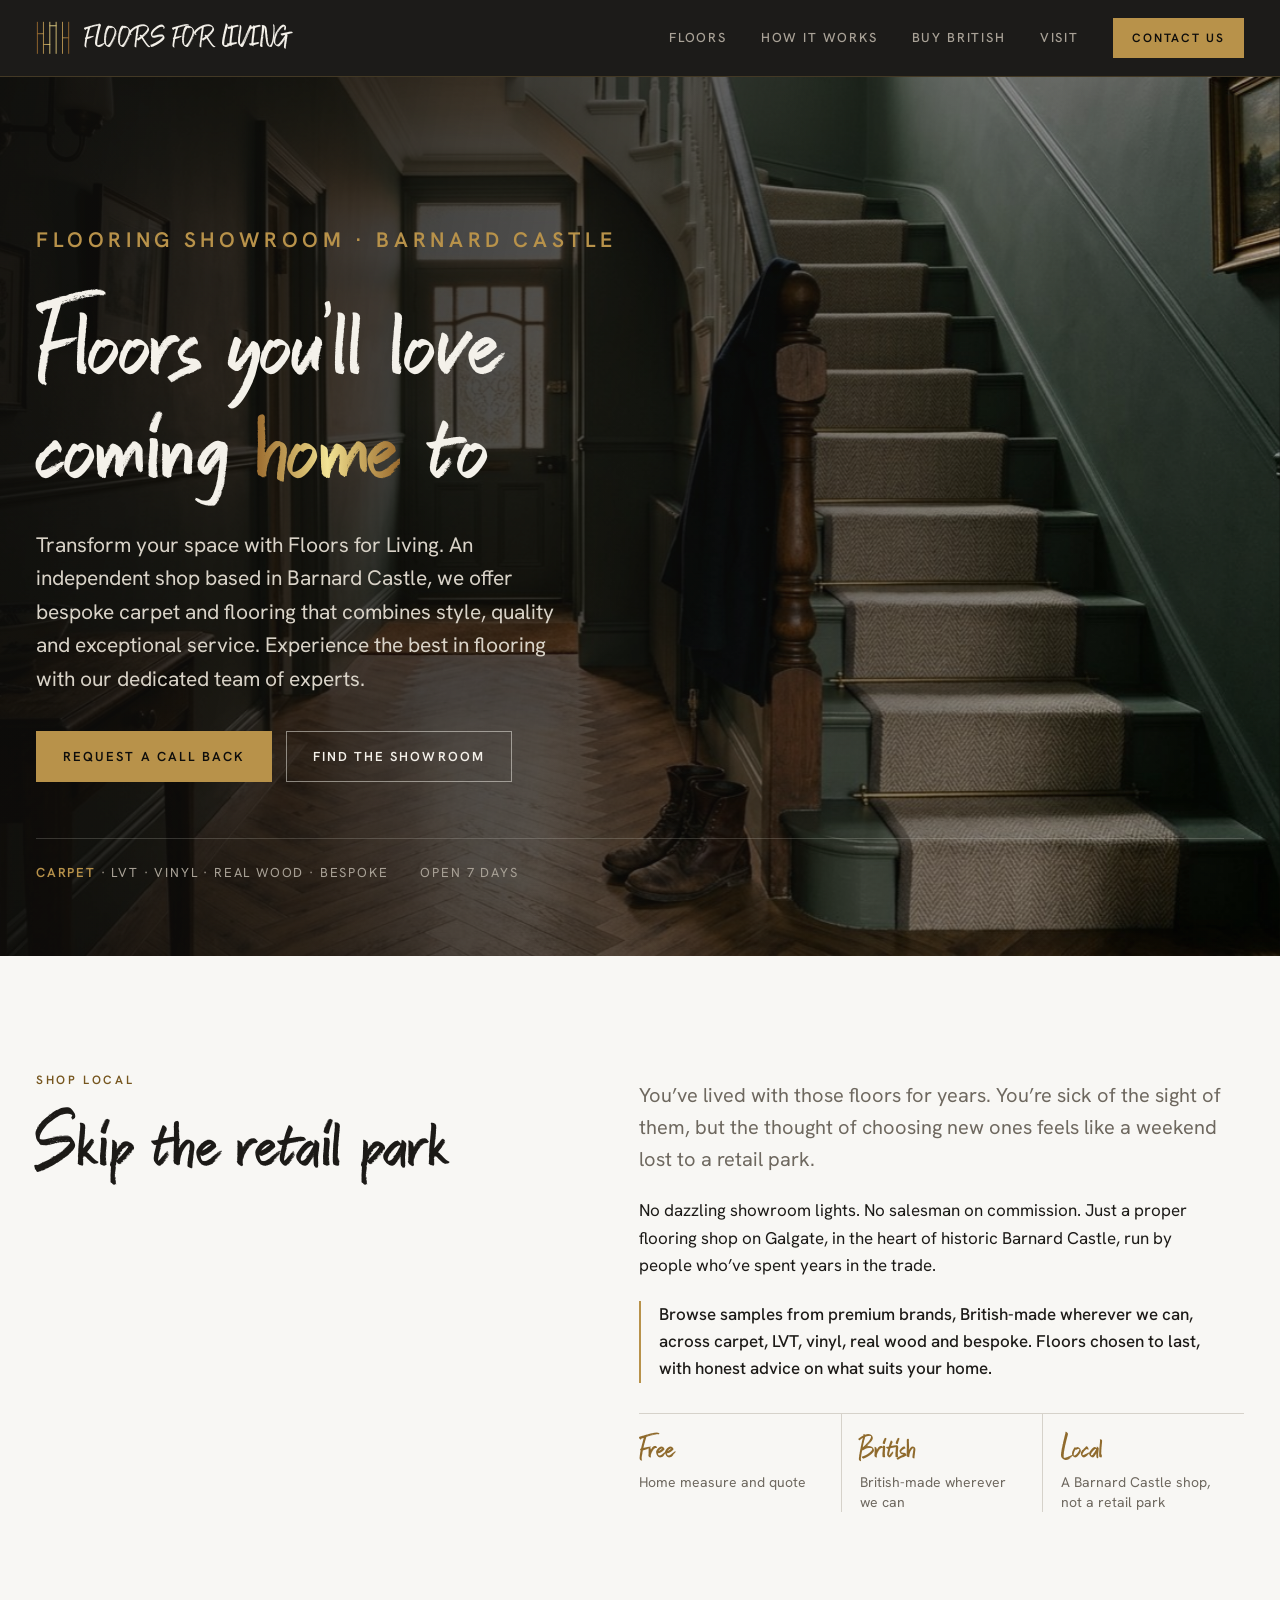
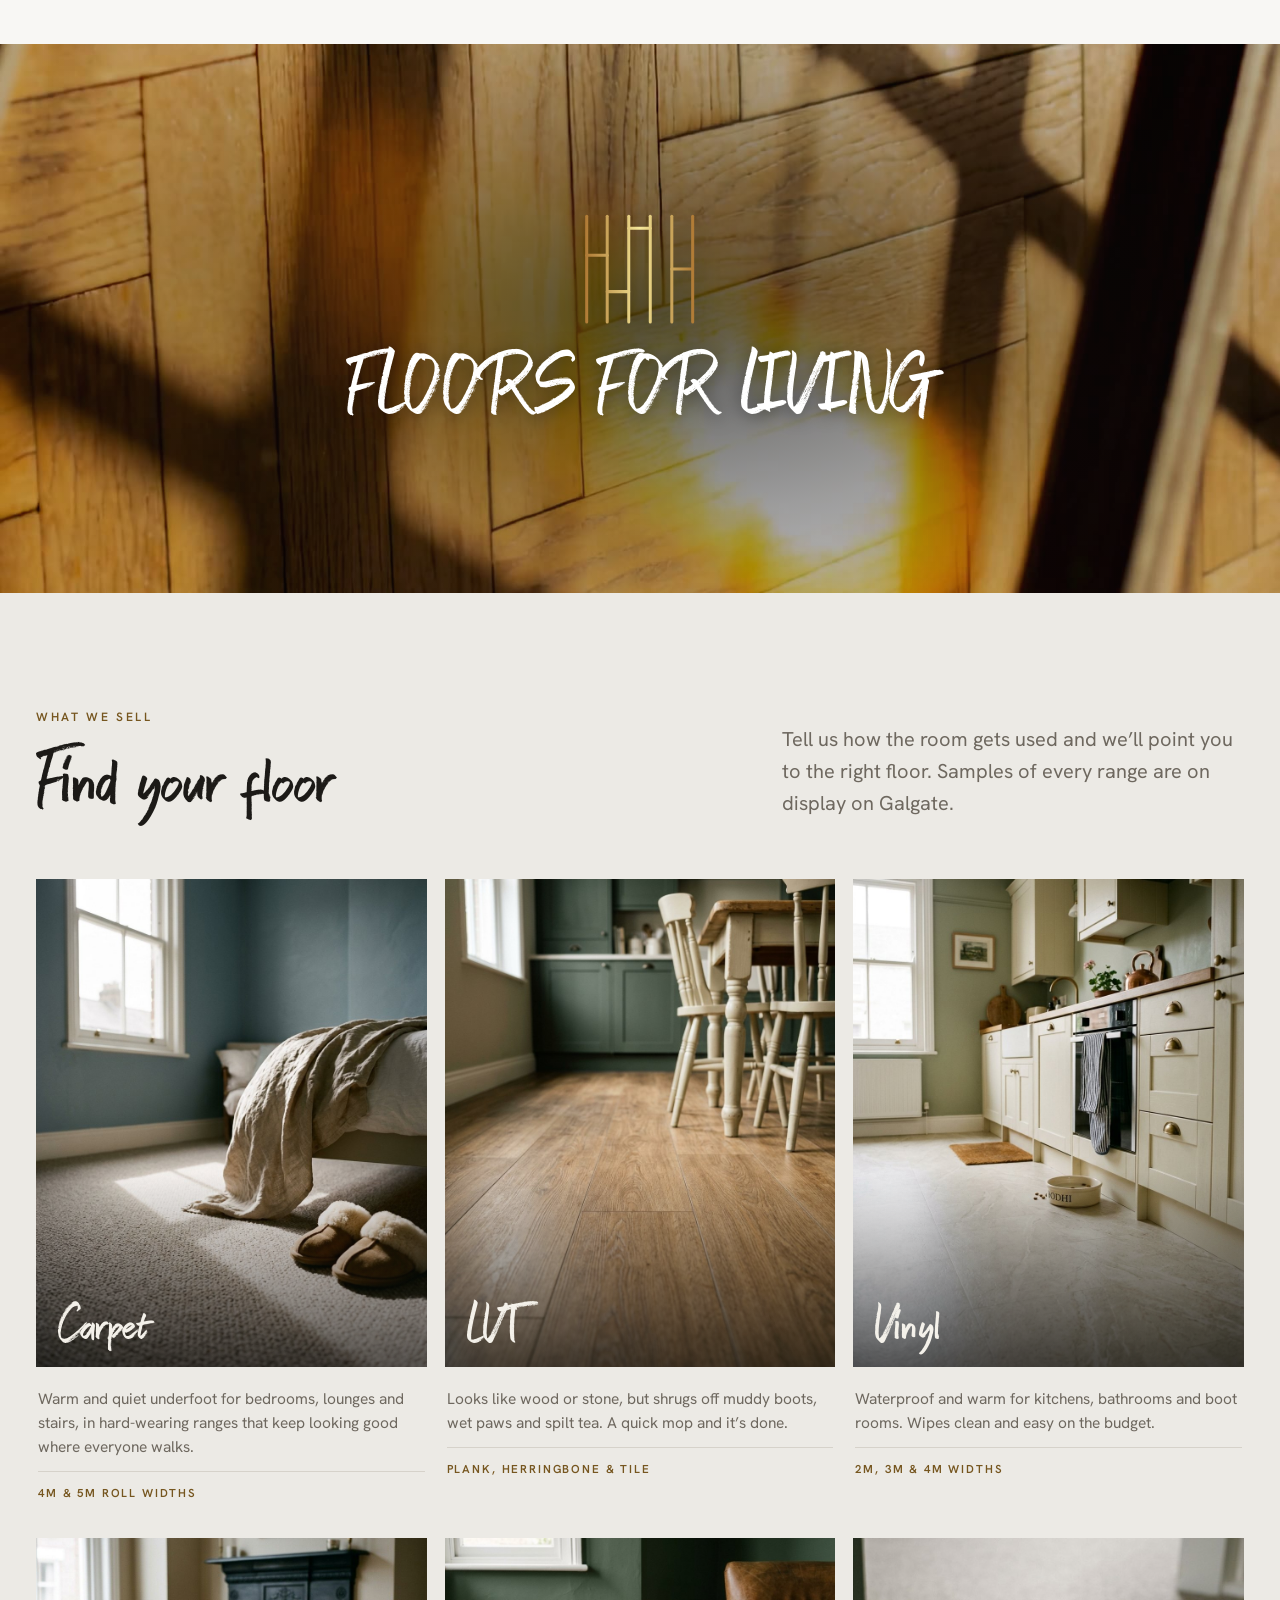
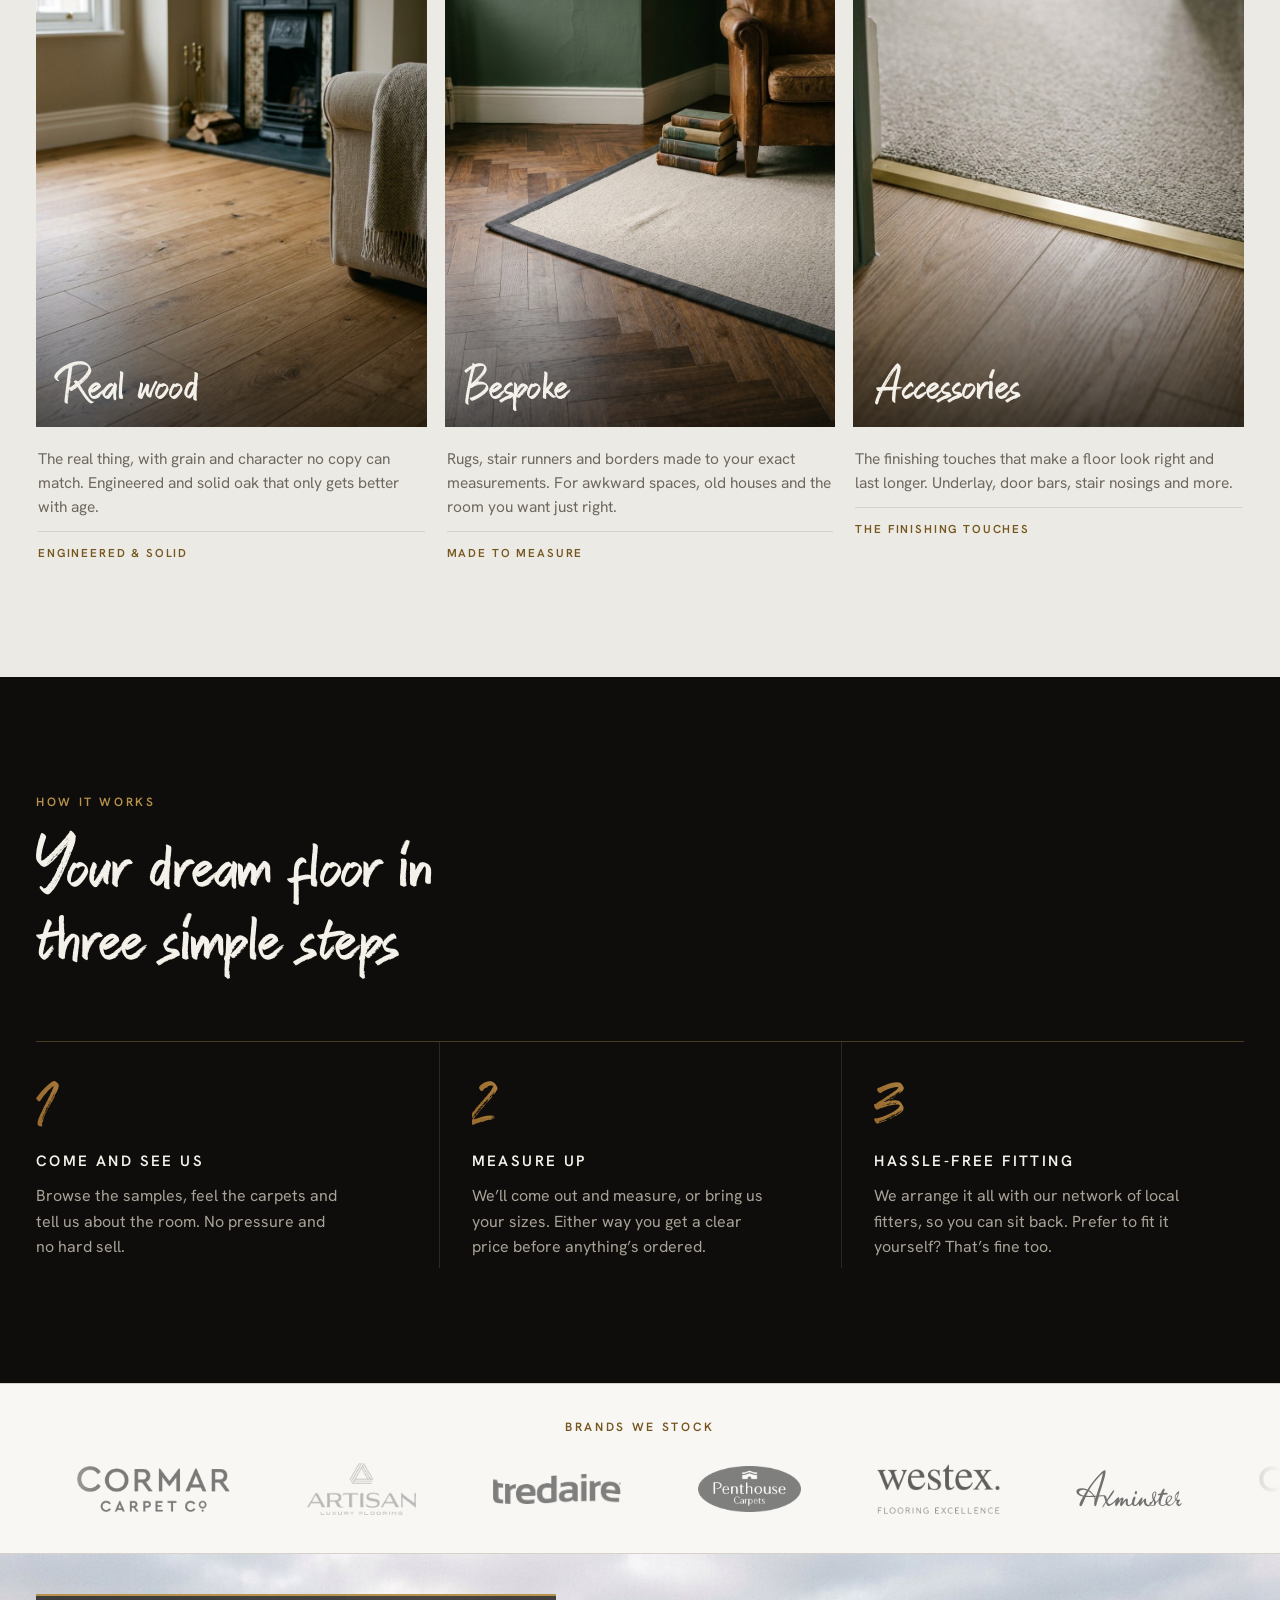
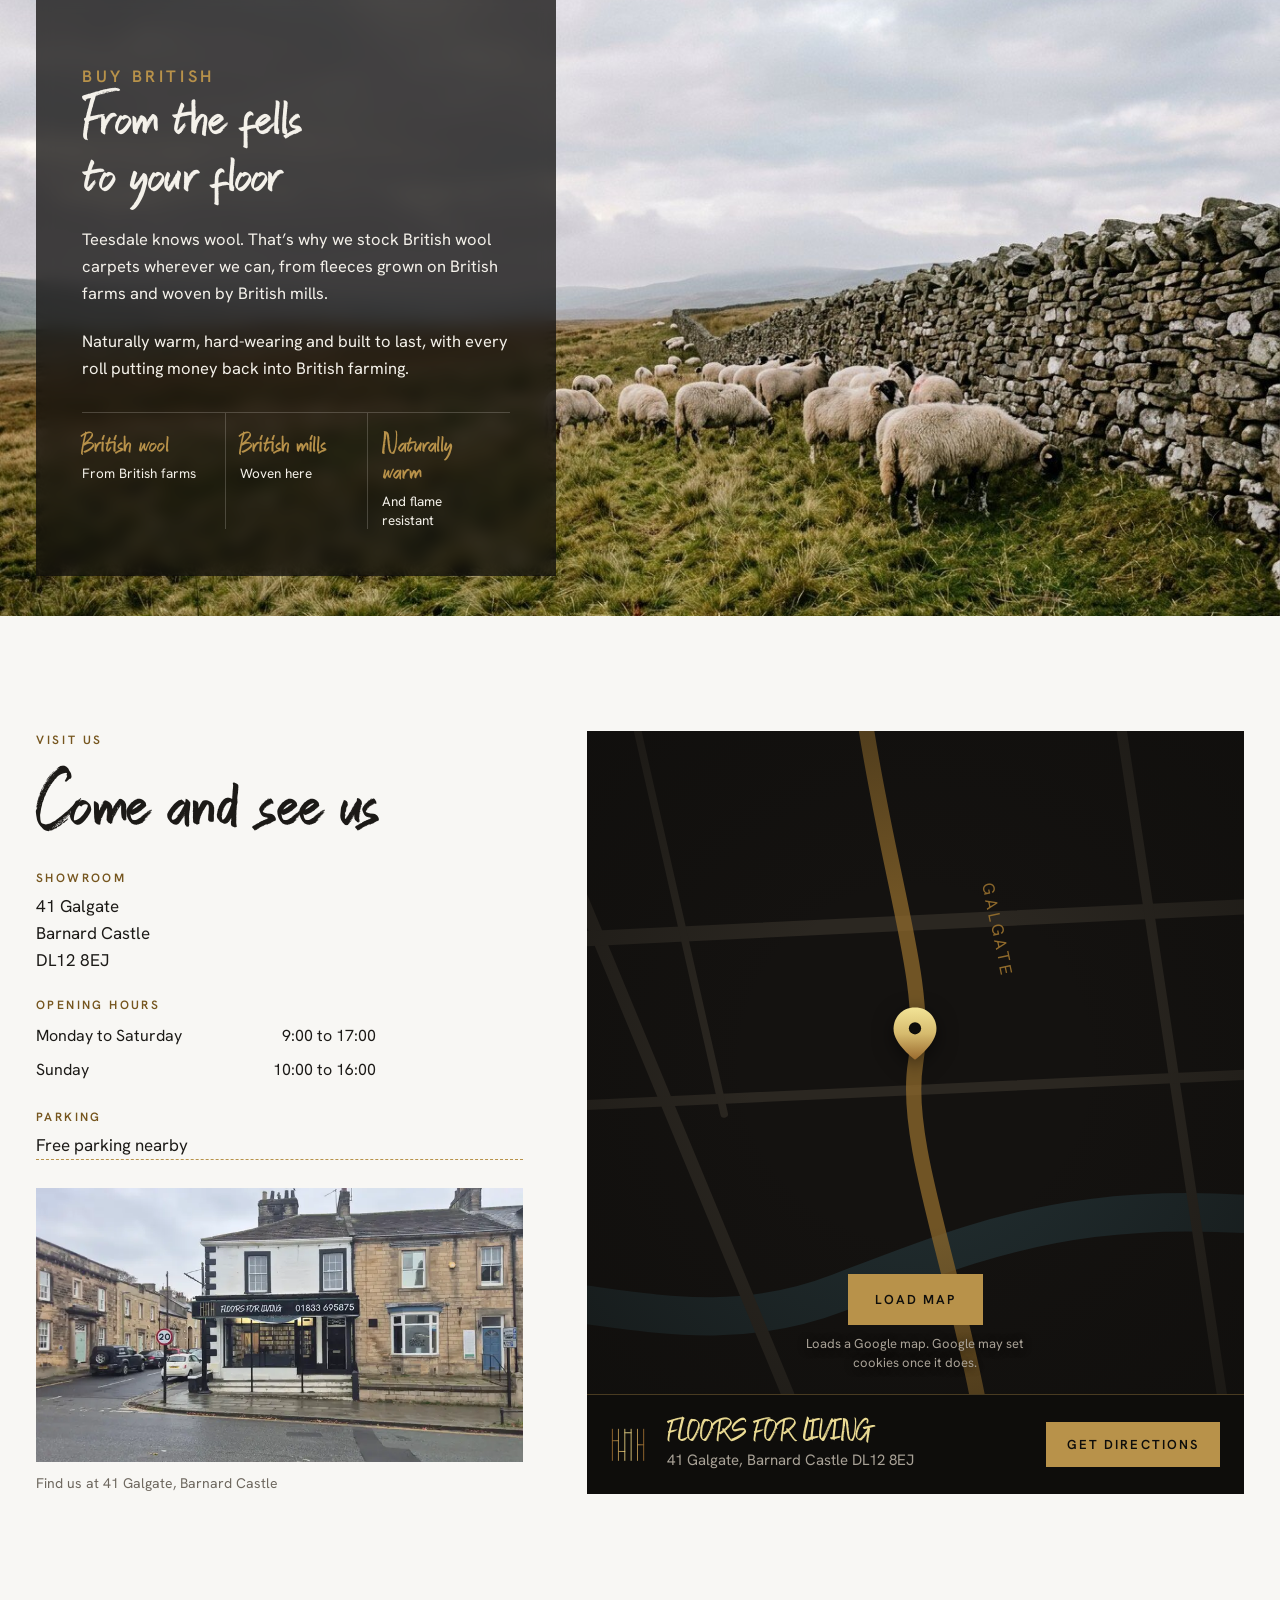
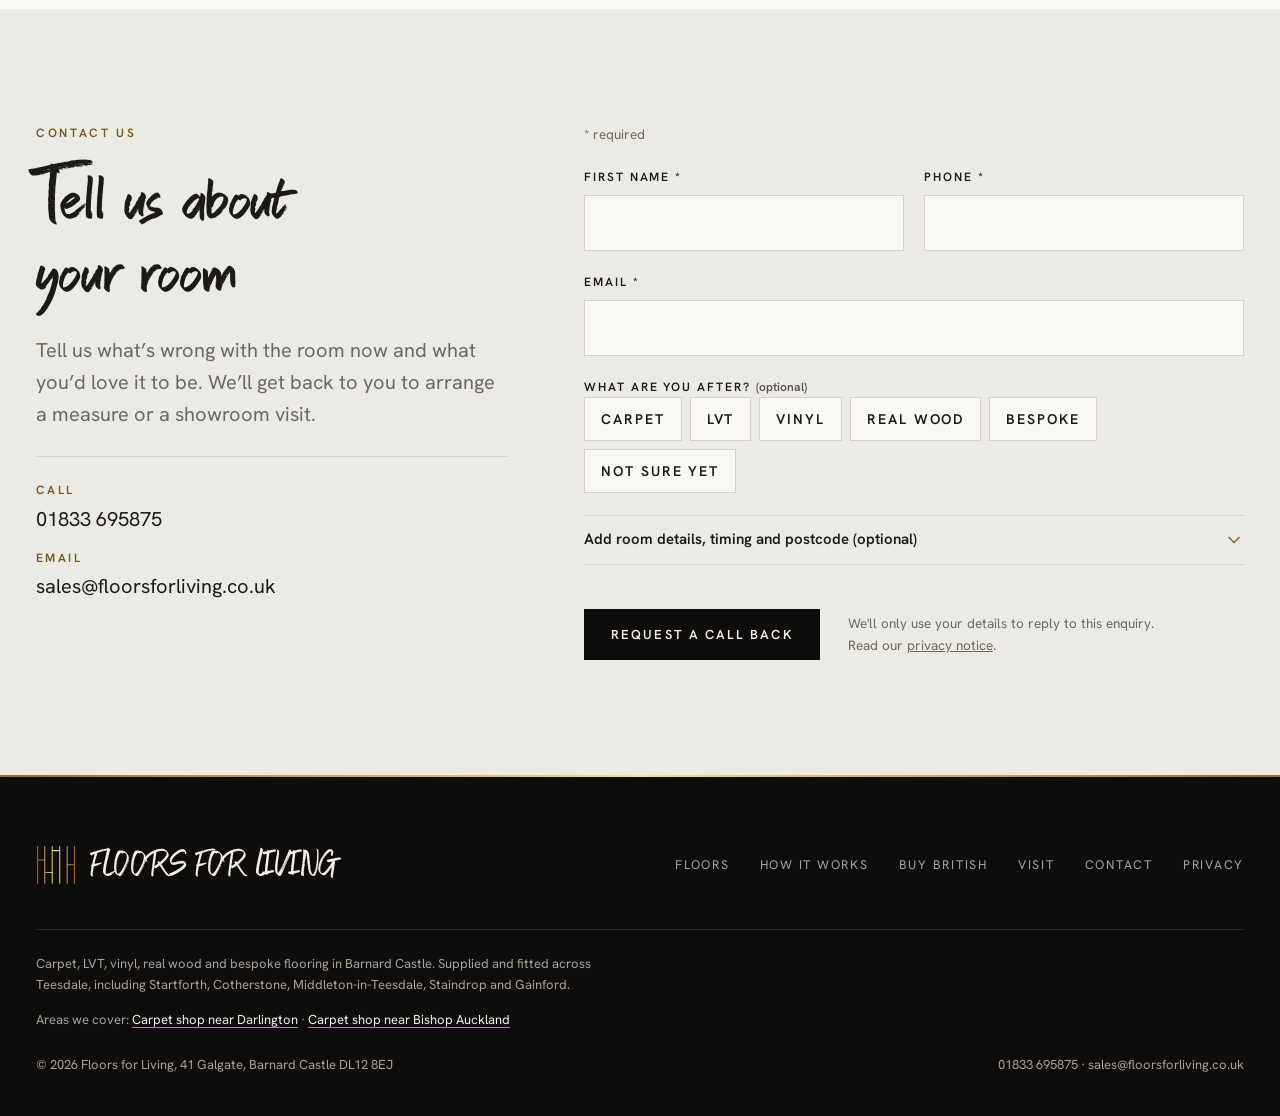
<file: index.html>
<!doctype html>
<html lang="en-GB">
<head>
<meta charset="utf-8">
<meta name="viewport" content="width=device-width, initial-scale=1, viewport-fit=cover">
<title>Floors for Living | Carpet &amp; Flooring Shop in Barnard Castle</title>
<meta name="description" content="Independent carpet and flooring shop on Galgate, Barnard Castle. Carpet, LVT, vinyl, real wood and bespoke floors, with local fitting across Teesdale.">
<link rel="canonical" href="https://floorsforliving.co.uk/">
<meta name="robots" content="index, follow">
<meta property="og:type" content="website">
<meta property="og:locale" content="en_GB">
<meta property="og:site_name" content="Floors for Living">
<meta property="og:title" content="Floors for Living | Carpet &amp; Flooring Shop in Barnard Castle">
<meta property="og:description" content="Independent carpet and flooring shop on Galgate, Barnard Castle. Carpet, LVT, vinyl, real wood and bespoke floors, with local fitting across Teesdale.">
<meta property="og:url" content="https://floorsforliving.co.uk/">
<meta property="og:image" content="https://floorsforliving.co.uk/hero.jpg">
<meta name="twitter:card" content="summary_large_image">
<meta name="theme-color" content="#0e0d0b">
<link rel="icon" type="image/svg+xml" href="data:image/svg+xml,%3Csvg xmlns='http://www.w3.org/2000/svg' viewBox='0 0 64 64'%3E%3Crect width='64' height='64' rx='10' fill='%230e0d0b'/%3E%3Cg stroke='%23d6bb6e' stroke-width='3' stroke-linecap='round' fill='none'%3E%3Cpath d='M14 10v44M23 10v44M32 10v44M41 10v44M50 10v44'/%3E%3Cpath d='M14 26h9M23 42h9M32 16h9M41 32h9'/%3E%3C/g%3E%3C/svg%3E">
<link rel="preconnect" href="https://fonts.googleapis.com">
<link rel="preconnect" href="https://fonts.gstatic.com" crossorigin>
<link rel="stylesheet" href="https://fonts.googleapis.com/css2?family=Hanken+Grotesk:wght@300;400;500;600&display=swap">
<style>
/* Layout: dark brand bands (header, hero, process, footer) alternate with pale stone content bands; one wide container, image-led tiles like a showroom wall. */
@font-face {
  font-family: "Auttera";
  src: url("[data-uri]") format("woff2");
  font-display: swap;
}
:root {
  --ink: #0e0d0b;          /* logo black */
  --ink-2: #1a1814;
  --stone: #eceae5;        /* pale band */
  --paper: #f8f7f4;
  --text: #1c1a17;
  --muted: #6e685f;
  --line: #d6d2ca;
  --gold: #b8924a;         /* mid gold from the mark */
  --gold-dark: #8f6a2c;
  --gold-text: #76561f;    /* deeper gold for small text on pale bands (WCAG AA) */
  --gold-light: #ecdc94;
  --on-dark: #f4f1ea;
  --on-dark-muted: #a9a297;
  --gold-grad: linear-gradient(90deg, #9a6a2e 0%, #d6bb6e 35%, #f2e396 50%, #d6bb6e 65%, #9a6a2e 100%);

  --f-display: "Auttera", "Segoe Script", "Brush Script MT", cursive;
  --f-body: "Hanken Grotesk", "Helvetica Neue", Arial, sans-serif;

  --wrap: 1240px;
  --gutter-l: max(16px, env(safe-area-inset-left, 0px));
  --gutter-r: max(16px, env(safe-area-inset-right, 0px));
  color-scheme: light;
}
* { box-sizing: border-box; }
html { scroll-behavior: smooth; }
@media (prefers-reduced-motion: reduce) { html { scroll-behavior: auto; } * { transition: none !important; } }
body {
  margin: 0;
  background: var(--paper);
  color: var(--text);
  font-family: var(--f-body);
  font-size: 17px;
  line-height: 1.6;
  -webkit-font-smoothing: antialiased;
}
body::before { content: ""; position: fixed; inset: 0 0 auto; height: env(safe-area-inset-top, 0px); z-index: 60; background: var(--ink); }
img { max-width: 100%; display: block; }
a { color: inherit; }
:focus-visible { outline: 2px solid var(--gold); outline-offset: 3px; }

.wrap { max-width: var(--wrap); margin: 0 auto; padding-left: var(--gutter-l); padding-right: var(--gutter-r); }
.band { padding-block: clamp(64px, 9vw, 120px); }
.band--stone { background: var(--stone); }
.band--dark { background: var(--ink); color: var(--on-dark); }

.eyebrow {
  font-size: 12px; font-weight: 600; letter-spacing: .22em; text-transform: uppercase;
  color: var(--gold-text); margin: 0 0 18px;
}
.band--dark .eyebrow, .hero .eyebrow { color: var(--gold); }
.eyebrow--split span { white-space: nowrap; }
@media (max-width: 560px) { .eyebrow--split .sep { display: none; } .eyebrow--split span:not(.sep) { display: block; } .eyebrow--split span + .sep + span { margin-top: 6px; } }
.display {
  font-family: var(--f-display); font-weight: 400;
  line-height: 1.02; letter-spacing: .005em; margin: 0; text-wrap: balance;
}
h2.display { font-size: clamp(40px, 6vw, 72px); }
.lede { font-size: clamp(18px, 1.6vw, 20px); color: var(--muted); max-width: 58ch; margin: 0; }
.band--dark .lede { color: var(--on-dark-muted); }
.tbc { border-bottom: 1px dashed var(--gold); }  /* placeholder content to confirm */

.btn {
  display: inline-flex; align-items: center; gap: 10px;
  font: 600 13px/1 var(--f-body); letter-spacing: .16em; text-transform: uppercase;
  padding: 18px 26px; text-decoration: none; border: 1px solid transparent; cursor: pointer;
  transition: background .25s, color .25s, border-color .25s;
}
.btn--gold { background: var(--gold); color: var(--ink); }
.btn--gold:hover { background: var(--gold-light); }
.btn--ghost { border-color: rgba(244,241,234,.5); color: var(--on-dark); background: transparent; }
.btn--ghost:hover { border-color: var(--gold); color: var(--gold-light); }
.btn--ink { background: var(--ink); color: var(--on-dark); }
.btn--ink:hover { background: var(--gold-dark); }
.link-arrow {
  font: 600 12px/1 var(--f-body); letter-spacing: .18em; text-transform: uppercase; text-decoration: none;
  display: inline-flex; gap: 10px; align-items: center;
}
.link-arrow::after { content: "→"; transition: transform .25s; }
.link-arrow:hover::after { transform: translateX(4px); }

/* Header */
.site-header {
  position: sticky; top: env(safe-area-inset-top, 0px); z-index: 50;
  background: rgba(14,13,11,.94); backdrop-filter: blur(8px); color: var(--on-dark);
  border-bottom: 1px solid rgba(184,146,74,.25);
}
.site-header .wrap { display: flex; align-items: center; justify-content: space-between; gap: 24px; min-height: 76px; }
.brand { display: flex; align-items: center; gap: 14px; text-decoration: none; color: var(--on-dark); }
.brand svg { width: 34px; height: 34px; flex: none; }
.brand span { font-family: var(--f-display); font-size: 25px; letter-spacing: .02em; white-space: nowrap; }
.nav { display: flex; align-items: center; gap: 34px; }
.nav a:not(.btn) { position: relative; padding-block: 6px; font-size: 13px; font-weight: 500; letter-spacing: .14em; text-transform: uppercase; text-decoration: none; color: var(--on-dark-muted); transition: color .2s; }
.nav a:not(.btn)::after { content: ""; position: absolute; left: 0; right: .14em; bottom: -2px; height: 1px; background: var(--gold); transform: scaleX(0); transform-origin: left; transition: transform .3s; }
.nav a:not(.btn):hover { color: var(--gold-light); }
.nav a.is-active { color: var(--gold-light); }
.nav a.is-active::after { transform: scaleX(1); }
section[id] { scroll-margin-top: calc(77px + env(safe-area-inset-top, 0px)); }  /* anchor jumps land below the sticky header */
.nav .btn { padding: 13px 18px; font-size: 12px; }
@media (max-width: 1040px) { .nav { gap: 22px; } .nav a:not(.btn) { font-size: 12px; letter-spacing: .1em; } .nav a:not(.btn)::after { right: .1em; } }

/* Menu button and full-screen menu (under 860px) */
.menu-btn { display: none; width: 44px; height: 44px; margin-right: -10px; padding: 0; border: 0; background: none; cursor: pointer; position: relative; }
.menu-btn span { position: absolute; left: 10px; right: 10px; height: 1.5px; background: var(--gold); transition: transform .3s, opacity .2s; }
.menu-btn span:nth-child(1) { top: 14px; } .menu-btn span:nth-child(2) { top: 21px; } .menu-btn span:nth-child(3) { top: 28px; }
.menu-btn[aria-expanded="true"] span:nth-child(1) { transform: translateY(7px) rotate(45deg); }
.menu-btn[aria-expanded="true"] span:nth-child(2) { opacity: 0; }
.menu-btn[aria-expanded="true"] span:nth-child(3) { transform: translateY(-7px) rotate(-45deg); }
.menu { display: none; }
html.menu-open, html.menu-open body { overflow: hidden; }
@media (max-width: 860px) {
  .nav a:not(.btn) { display: none; }
  .nav { gap: 14px; }
  .menu-btn { display: block; }
  .menu { position: fixed; inset: 0; z-index: 49; display: flex; flex-direction: column; justify-content: space-between; gap: 32px; overflow-y: auto; background: var(--ink); color: var(--on-dark);
    padding: calc(76px + env(safe-area-inset-top, 0px) + 28px) var(--gutter-r) calc(32px + env(safe-area-inset-bottom, 0px)) var(--gutter-l);
    opacity: 0; visibility: hidden; transition: opacity .25s, visibility 0s .25s; }
  .menu.is-open { opacity: 1; visibility: visible; transition: opacity .25s; }
  .menu__nav { display: grid; }
  .menu__nav a { font-family: var(--f-display); font-size: clamp(44px, 12vw, 64px); line-height: 1.1; padding: 10px 0; text-decoration: none; color: var(--on-dark); border-bottom: 1px solid rgba(244,241,234,.12); transition: color .2s; }
  .menu__nav a:hover, .menu__nav a:focus-visible { color: var(--gold-light); }
  .menu__foot { display: grid; gap: 6px; }
  .menu__tel { font-family: var(--f-display); font-size: 34px; line-height: 1.1; color: var(--gold); text-decoration: none; }
  .menu__foot p { margin: 0; color: var(--on-dark-muted); font-size: 15px; }
}
@media (max-width: 760px) { .nav .btn { display: none; } }
@media (max-width: 420px) { .brand span { font-size: 20px; } .nav .btn { padding: 11px 12px; letter-spacing: .1em; } }

/* Hero */
.hero { position: relative; background: var(--ink); color: var(--on-dark); overflow: hidden; }
.hero__img { position: absolute; inset: 0; width: 100%; height: 100%; object-fit: cover; object-position: 72% 60%; transform: scale(1.04); animation: settle 2.4s ease-out forwards; }
@keyframes settle { to { transform: scale(1); } }
@media (prefers-reduced-motion: reduce) { .hero__img { animation: none; transform: none; } }
.hero::after { content: ""; position: absolute; inset: 0; background: linear-gradient(100deg, rgba(14,13,11,.92) 0%, rgba(14,13,11,.7) 45%, rgba(14,13,11,.15) 100%); }
.hero .wrap { position: relative; z-index: 1; min-height: clamp(520px, 72vh, 740px); display: flex; flex-direction: column; justify-content: flex-end; padding-block: 120px 72px; }
.hero h1 { font-size: clamp(50px, 8vw, 108px); max-width: 12ch; }
.hero h1 em { font-style: normal; background: var(--gold-grad); -webkit-background-clip: text; background-clip: text; color: transparent; }
.hero p { font-size: clamp(18px, 1.7vw, 21px); color: #d9d3c8; max-width: 46ch; margin: 26px 0 36px; }
.hero__ctas { display: flex; flex-wrap: wrap; gap: 14px; }
.hero__meta { display: flex; flex-wrap: wrap; gap: 10px 32px; margin-top: 56px; padding-top: 24px; border-top: 1px solid rgba(244,241,234,.18); font-size: 13px; letter-spacing: .14em; text-transform: uppercase; color: var(--on-dark-muted); }
.hero__meta b { color: var(--gold); font-weight: 600; }

/* Intro */
.intro { display: grid; grid-template-columns: 1fr 1.15fr; gap: clamp(28px, 6vw, 96px); align-items: start; }
.intro__head { min-width: 0; }
.intro__text { min-width: 0; display: grid; gap: 22px; padding-top: 8px; }
.intro__text p { margin: 0; max-width: 58ch; }
.intro__bridge { color: var(--text); font-weight: 500; padding-left: 18px; border-left: 2px solid var(--gold); }
.facts { display: grid; grid-template-columns: repeat(3, 1fr); gap: 0; border-top: 1px solid var(--line); margin-top: 8px; }
.facts div { padding: 20px 16px 0 0; }
.facts div + div { padding-left: 18px; border-left: 1px solid var(--line); }
.facts dt { font-family: var(--f-display); font-size: 30px; line-height: 1; color: var(--gold-dark); }
.facts dd { margin: 8px 0 0; font-size: 14px; color: var(--muted); line-height: 1.45; }
@media (max-width: 860px) { .intro { grid-template-columns: 1fr; } }

/* Video band with logo reveal */
.reel { position: relative; overflow: hidden; background: var(--ink); aspect-ratio: 21 / 9; min-height: 400px; max-height: 660px; width: 100%; display: grid; place-items: center; }
.reel__video { position: absolute; inset: 0; width: 100%; height: 100%; object-fit: cover; }
.reel::before { content: ""; position: absolute; inset: 0; z-index: 1; background: radial-gradient(ellipse 55% 60% at 50% 50%, rgba(14,13,11,.7) 0%, rgba(14,13,11,.4) 60%, rgba(14,13,11,.25) 100%); }
.reel__logo { position: relative; z-index: 2; display: grid; justify-items: center; gap: clamp(14px, 2vw, 26px); padding-inline: 16px; text-align: center; }
.reel__mark { width: clamp(76px, 9vw, 124px); height: auto; overflow: visible; filter: drop-shadow(0 2px 12px rgba(0,0,0,.45)); }
.reel__mark path { stroke-dasharray: 1; stroke-dashoffset: 0; }
.reel__word { font-family: var(--f-display); font-size: clamp(36px, 5.6vw, 76px); line-height: 1; color: #fff; letter-spacing: .02em; text-shadow: 0 2px 18px rgba(0,0,0,.5); }
.reel.is-waiting .reel__mark path { stroke-dashoffset: 1; }
.reel.is-waiting .reel__word { opacity: 0; transform: translateY(14px); }
.reel.is-playing .reel__mark path { animation: draw .9s cubic-bezier(.6,0,.2,1) var(--d) both; }
.reel.is-playing .reel__word { animation: rise 1s ease-out 1.5s both; }
@keyframes draw { from { stroke-dashoffset: 1; } to { stroke-dashoffset: 0; } }
@keyframes rise { from { opacity: 0; transform: translateY(14px); letter-spacing: .12em; } to { opacity: 1; transform: none; letter-spacing: .02em; } }
@media (max-width: 640px) { .reel { aspect-ratio: auto; height: 440px; } }
@media (max-width: 520px) { .facts { grid-template-columns: 1fr; } .facts div + div { padding-left: 0; border-left: 0; border-top: 1px solid var(--line); } .facts div { padding-bottom: 18px; } }

/* Floors grid */
.section-head { display: flex; justify-content: space-between; align-items: flex-end; gap: 24px 48px; flex-wrap: wrap; margin-bottom: clamp(36px, 5vw, 60px); }
.section-head > div { min-width: 0; }
.floors { display: grid; grid-template-columns: repeat(3, 1fr); gap: 36px 18px; }
.floor { position: relative; display: flex; flex-direction: column; text-decoration: none; color: var(--text); min-width: 0; }
.floor__img { position: relative; overflow: hidden; aspect-ratio: 4 / 5; background: var(--ink-2); }
.floor__img img { width: 100%; height: 100%; object-fit: cover; transition: transform .8s cubic-bezier(.2,.7,.2,1); }
.floor:hover .floor__img img { transform: scale(1.06); }
.floor__img::after { content: ""; position: absolute; inset: 0; background: linear-gradient(180deg, rgba(14,13,11,0) 60%, rgba(14,13,11,.62) 100%); }
.floor__name { position: absolute; left: 22px; right: 22px; bottom: 18px; z-index: 1; color: var(--on-dark); font-family: var(--f-display); font-size: clamp(38px, 3.6vw, 50px); line-height: 1; }
.floor__body { padding: 20px 2px 0; display: grid; gap: 12px; }
.floor__body p { margin: 0; font-size: 15.5px; line-height: 1.55; color: var(--muted); }
.floor__spec { font-size: 11.5px; font-weight: 600; letter-spacing: .16em; text-transform: uppercase; color: var(--gold-text); border-top: 1px solid var(--line); padding-top: 12px; }
@media (max-width: 1020px) { .floors { grid-template-columns: repeat(2, 1fr); } }
.floors-dots { display: none; }
@media (max-width: 760px) {
  .floors { position: relative; display: flex; gap: 14px; overflow-x: auto; overscroll-behavior-x: contain; scroll-snap-type: x mandatory; scrollbar-width: none;
    margin-inline: calc(-1 * var(--gutter-l)) calc(-1 * var(--gutter-r)); padding-inline: var(--gutter-l) var(--gutter-r); scroll-padding-inline: var(--gutter-l); }
  .floors::-webkit-scrollbar { display: none; }
  .floor { flex: 0 0 min(80vw, 340px); scroll-snap-align: start; }
  .floors-dots { display: flex; justify-content: center; gap: 8px; margin-top: 26px; }
  .floors-dots span { width: 7px; height: 7px; border-radius: 4px; background: var(--line); transition: width .25s, background .25s; }
  .floors-dots span.is-active { width: 22px; background: var(--gold); }
}

/* Brands: slow marquee. The track holds the logo list four times and slides by half, so the loop has no seam. */
.brands { background: var(--paper); border-block: 1px solid var(--line); padding-block: 34px 38px; overflow: hidden; }
.brands .eyebrow { text-align: center; margin-bottom: 26px; }
.brands__viewport { overflow: hidden; -webkit-mask-image: linear-gradient(90deg, transparent, #000 8%, #000 92%, transparent); mask-image: linear-gradient(90deg, transparent, #000 8%, #000 92%, transparent); }
.brands__track { display: flex; width: max-content; animation: brands-scroll 60s linear infinite; }
.brands:hover .brands__track { animation-play-state: paused; }
.brands__list { display: flex; align-items: center; flex: none; margin: 0; padding: 0 0 0 clamp(44px, 6vw, 84px); list-style: none; gap: clamp(44px, 6vw, 84px); }
.brands__list img { height: var(--h, 44px); width: auto; max-width: none; filter: grayscale(1); opacity: .62; transition: opacity .3s, filter .3s; }
.brands__list li:hover img { filter: none; opacity: 1; }
@keyframes brands-scroll { to { transform: translateX(-50%); } }
@media (max-width: 520px) { .brands__list img { height: calc(var(--h, 44px) * .8); } }
@media (prefers-reduced-motion: reduce) {
  .brands__viewport { -webkit-mask-image: none; mask-image: none; }
  .brands__track { animation: none; display: block; width: auto; padding-inline: var(--gutter-l) var(--gutter-r); }
  .brands__list { flex-wrap: wrap; justify-content: center; padding: 0; gap: 28px clamp(36px, 5vw, 64px); max-width: var(--wrap); margin-inline: auto; }
  .brands__list[aria-hidden="true"] { display: none; }
}

/* Buy British: full-bleed photo with the copy in a translucent box on the left */
.wool { position: relative; isolation: isolate; background: var(--ink); color: var(--on-dark); min-height: 640px; display: flex; align-items: center; overflow: hidden; }
.wool__bg { position: absolute; inset: 0; z-index: -1; }
.wool__bg img { width: 100%; height: 100%; object-fit: cover; object-position: right center; }
.wool .wrap { width: 100%; padding-block: 40px; }
.wool__box { max-width: 520px; padding: clamp(28px, 3.6vw, 48px); background: rgba(14,13,11,.75); -webkit-backdrop-filter: blur(8px); backdrop-filter: blur(8px); border-top: 2px solid var(--gold); }
.wool__box .eyebrow { color: var(--gold); }
.wool__box h2 { font-size: clamp(38px, 4.4vw, 56px); color: var(--on-dark); }
.wool__box p { margin: 20px 0 0; color: var(--on-dark); font-size: 16.5px; line-height: 1.65; }
.wool__box h2 + p { margin-top: 22px; }
.wool__facts { display: grid; grid-template-columns: repeat(3, 1fr); margin: 30px 0 0; border-top: 1px solid rgba(244,241,234,.2); }
.wool__facts div { padding: 18px 12px 0 0; min-width: 0; }
.wool__facts div + div { padding-left: 14px; border-left: 1px solid rgba(244,241,234,.2); }
.wool__facts dt { font-family: var(--f-display); font-size: 26px; line-height: 1.05; color: var(--gold); }
.wool__facts dd { margin: 6px 0 0; font-size: 13.5px; line-height: 1.4; color: var(--on-dark); }
@media (max-width: 760px) {
  .wool { display: block; min-height: 0; padding-top: 300px; }
  .wool__bg { bottom: auto; height: 300px; }
  .wool__bg img { object-position: 76% center; }
  .wool .wrap { padding: 0; max-width: none; }
  .wool__box { max-width: none; background: var(--ink); -webkit-backdrop-filter: none; backdrop-filter: none; padding: 32px var(--gutter-r) 40px var(--gutter-l); }
}
@media (max-width: 520px) {
  .wool__facts { grid-template-columns: 1fr; }
  .wool__facts div, .wool__facts div + div { padding: 16px 0; border-left: 0; }
  .wool__facts div + div { border-top: 1px solid rgba(244,241,234,.2); }
  .wool__facts dt { font-size: 30px; }
}

/* Process */
.steps { display: grid; grid-template-columns: repeat(3, 1fr); gap: 0; margin-top: clamp(40px, 5vw, 64px); border-top: 1px solid rgba(184,146,74,.35); }
.step { padding: 32px 32px 8px 0; min-width: 0; }
.step + .step { padding-left: 32px; border-left: 1px solid rgba(244,241,234,.12); }
.step__n { font-family: var(--f-display); font-size: 64px; line-height: .9; background: var(--gold-grad); -webkit-background-clip: text; background-clip: text; color: transparent; }
.step h3 { font-size: 15px; font-weight: 600; letter-spacing: .16em; text-transform: uppercase; margin: 18px 0 10px; color: var(--on-dark); }
.step p { margin: 0; color: var(--on-dark-muted); font-size: 16px; max-width: 34ch; }
@media (max-width: 760px) { .steps { grid-template-columns: 1fr; } .step + .step { padding-left: 0; border-left: 0; border-top: 1px solid rgba(244,241,234,.12); } .step { padding-right: 0; padding-bottom: 28px; } }

/* Visit */
.visit { display: grid; grid-template-columns: 1fr 1.35fr; gap: clamp(32px, 5vw, 72px); align-items: stretch; }
.visit__info { display: grid; gap: 28px; align-content: start; min-width: 0; }
.visit__info dl { margin: 0; display: grid; gap: 22px; }
.visit__info dt { font-size: 12px; font-weight: 600; letter-spacing: .2em; text-transform: uppercase; color: var(--gold-text); margin-bottom: 4px; }
.visit__info dd { margin: 0; font-size: 17px; }
.hours { width: 100%; max-width: 340px; border-collapse: collapse; font-size: 16px; font-variant-numeric: tabular-nums; }
.hours td { padding: 4px 0; }
.hours td:last-child { text-align: right; }
.map { position: relative; display: flex; flex-direction: column; background: var(--ink); min-width: 0; }
.map__canvas { position: relative; flex: 1; min-height: 440px; overflow: hidden; background: #141210; }
.map__canvas iframe {
  position: absolute; inset: 0; width: 100%; height: 100%; border: 0; pointer-events: none; z-index: 1;
  /* turns Google's standard map dark with a warm gold cast */
  filter: grayscale(1) invert(1) brightness(.78) contrast(1.15) sepia(.55) hue-rotate(-12deg) saturate(1.4);
}
.map__fallback { position: absolute; inset: 0; width: 100%; height: 100%; }
.map__canvas::after { content: ""; position: absolute; inset: 0; z-index: 1; pointer-events: none; background: radial-gradient(ellipse at 50% 50%, rgba(14,13,11,0) 35%, rgba(14,13,11,.55) 100%); }
.map__pin { position: absolute; left: 50%; top: 50%; width: 46px; transform: translate(-50%, -88%); z-index: 2; filter: drop-shadow(0 6px 10px rgba(0,0,0,.5)); }
.map__pin::before { content: ""; position: absolute; left: 50%; top: 88%; width: 70px; height: 70px; margin: -35px 0 0 -35px; border-radius: 50%; border: 1px solid var(--gold); opacity: 0; animation: ping 2.6s ease-out infinite; }
@keyframes ping { 0% { transform: scale(.3); opacity: .9; } 100% { transform: scale(1.6); opacity: 0; } }
@media (prefers-reduced-motion: reduce) { .map__pin::before { animation: none; } }
.map__load { position: absolute; left: 0; right: 0; bottom: 22px; z-index: 3; display: grid; justify-items: center; gap: 10px; padding: 0 16px; text-align: center; }
.map__load small { max-width: 34ch; font-size: 13px; line-height: 1.45; color: var(--on-dark-muted); text-shadow: 0 1px 8px rgba(0,0,0,.8); }
.map__card { display: flex; flex-wrap: wrap; align-items: center; gap: 16px 22px; padding: 22px 24px; border-top: 1px solid rgba(184,146,74,.35); color: var(--on-dark); }
.map__mark { width: 34px; height: 34px; flex: none; }
.map__addr { display: grid; gap: 2px; flex: 1 1 200px; min-width: 0; }
.map__addr strong { font-family: var(--f-display); font-weight: 400; font-size: 26px; line-height: 1.1; color: var(--gold-light); }
.map__addr span { font-size: 15px; color: var(--on-dark-muted); }
.map__card .btn { padding: 15px 20px; }
.nw { white-space: nowrap; }
@media (max-width: 860px) { .visit { grid-template-columns: 1fr; } .map__canvas { min-height: 320px; } }

/* Contact */
.contact { display: grid; grid-template-columns: 1fr 1.4fr; gap: clamp(36px, 6vw, 96px); }
.contact__aside { display: grid; gap: 26px; align-content: start; min-width: 0; }
.contact__direct { display: grid; gap: 14px; padding-top: 24px; border-top: 1px solid var(--line); }
.contact__direct div { display: grid; gap: 2px; }
.contact__direct span { font-size: 12px; font-weight: 600; letter-spacing: .2em; text-transform: uppercase; color: var(--gold-text); }
.contact__direct a { font-size: 20px; text-decoration: none; user-select: all; }
form { display: grid; grid-template-columns: 1fr 1fr; gap: 22px 20px; min-width: 0; }
#enquiry { scroll-margin-top: 96px; }
.field { display: grid; gap: 8px; min-width: 0; align-content: start; scroll-margin-top: 110px; }
.field--full { grid-column: 1 / -1; }
label, legend { font-size: 12px; font-weight: 600; letter-spacing: .16em; text-transform: uppercase; color: var(--text); }
.req { color: var(--text); }
.sr-only { position: absolute; width: 1px; height: 1px; margin: -1px; padding: 0; overflow: hidden; clip: rect(0 0 0 0); white-space: nowrap; border: 0; }
.hint { margin: 0; font-size: 14px; line-height: 1.4; color: var(--muted); }
.form__note { grid-column: 1 / -1; margin: 0; font-size: 13.5px; color: var(--muted); }
input[type="text"], input[type="email"], input[type="tel"], textarea, select {
  width: 100%; min-height: 48px; font: 400 17px/1.4 var(--f-body); color: var(--text);
  background: var(--paper); border: 1px solid var(--line); border-radius: 0; padding: 15px 16px;
  transition: border-color .2s, background .2s;
}
textarea { min-height: 96px; resize: vertical; }
input:focus, textarea:focus, select:focus { outline: none; border-color: var(--gold-dark); background: #fff; }
input:focus-visible, textarea:focus-visible, select:focus-visible { outline: 2px solid var(--gold-dark); outline-offset: 0; }
[aria-invalid="true"] { border-color: #a4452c; box-shadow: 0 0 0 1px #a4452c; }
.field__error { display: flex; align-items: flex-start; gap: 8px; margin: 0; color: #a4452c; font-size: 14.5px; font-weight: 500; line-height: 1.4; }
.field__error[hidden] { display: none; }
.field__error svg { flex: none; width: 18px; height: 18px; margin-top: 1px; }
fieldset { border: 0; padding: 0; margin: 0; display: grid; gap: 10px; min-width: 0; }
legend { padding: 0; }
.pick { margin: 0; font-size: 14.5px; font-weight: 600; color: var(--text); }
.pick[hidden] { display: none; }
.chips { display: flex; flex-wrap: wrap; gap: 8px; }
.chip { position: relative; }
.chip input { position: absolute; opacity: 0; pointer-events: none; }
.chip span { display: inline-flex; align-items: center; justify-content: center; min-height: 44px; padding: 0 16px; border: 1px solid var(--line); background: var(--paper); font-size: 14px; line-height: 1.2; text-align: center; cursor: pointer; transition: all .2s; user-select: none; }
.chip input:checked + span { background: var(--ink); border-color: var(--ink); color: var(--gold-light); }
.chip input:focus-visible + span { outline: 2px solid var(--gold-dark); outline-offset: 2px; }
.more { grid-column: 1 / -1; border-block: 1px solid var(--line); }
.more summary {
  display: flex; align-items: center; justify-content: space-between; gap: 12px; min-height: 48px; padding-block: 6px; cursor: pointer; list-style: none;
  font-size: 15px; font-weight: 600; line-height: 1.3; color: var(--text);
}
.more summary::-webkit-details-marker { display: none; }
.more summary svg { flex: none; width: 20px; height: 20px; color: var(--gold-dark); transition: transform .25s; }
.more[open] summary svg { transform: rotate(180deg); }
.more__body { display: grid; gap: 22px; padding: 8px 0 24px; }
.form__foot { grid-column: 1 / -1; display: flex; flex-wrap: wrap; gap: 16px 28px; align-items: center; }
.form__foot small { color: var(--muted); font-size: 13.5px; max-width: 40ch; }
/* Enquiry tracker: shown in place of the form once an enquiry has been sent */
.contact.is-sent { grid-template-columns: 1fr; }
.contact.is-sent .contact__aside { display: none; }
.tracker { --n: 5; --rail: rgba(244,241,234,.14); grid-column: 1 / -1; min-width: 0; scroll-margin-top: 96px; background: var(--ink); color: var(--on-dark); padding: clamp(28px, 5vw, 56px); border-top: 2px solid var(--gold); }
.tracker[hidden] { display: none; }
.tracker__head { display: flex; flex-wrap: wrap; justify-content: space-between; align-items: flex-end; gap: 16px 40px; margin-bottom: clamp(32px, 5vw, 56px); }
.tracker__head > div { min-width: 0; }
.tracker .eyebrow { margin: 0 0 12px; color: var(--gold); }
.tracker .tracker__title { font-size: clamp(40px, 6vw, 68px); line-height: 1; color: var(--gold-light); }
.tracker__title:focus { outline: none; }
.tracker__title:focus-visible { outline: 2px solid var(--gold); outline-offset: 6px; }
.tracker__lead { margin: 14px 0 0; color: var(--on-dark-muted); max-width: 52ch; }
.tracker__ref { font-size: 13px; letter-spacing: .14em; text-transform: uppercase; color: var(--on-dark-muted); white-space: nowrap; }
.tracker__ref[hidden] { display: none; }
.tracker__ref b { color: var(--on-dark); font-weight: 600; font-variant-numeric: tabular-nums; }
.tracker__track { position: relative; display: grid; grid-template-columns: repeat(var(--n), 1fr); list-style: none; margin: 0; padding: 0; }
.tracker__track::before, .tracker__track::after { content: ""; position: absolute; top: 23px; left: calc(100% / var(--n) / 2); height: 2px; }
.tracker__track::before { right: calc(100% / var(--n) / 2); background: var(--rail); }
.tracker__track::after { width: 0; background: var(--gold-grad); transition: width 1.2s cubic-bezier(.6,0,.2,1); }
.tracker.is-go .tracker__track::after { width: calc((100% - 100% / var(--n)) * .25 * .5); }
.tracker__stop { position: relative; display: grid; justify-items: center; text-align: center; gap: 12px; padding-inline: 8px; min-width: 0; opacity: 0; transform: translateY(10px); }
.tracker__dot { position: relative; z-index: 1; width: 48px; height: 48px; border-radius: 50%; display: grid; place-items: center; background: var(--ink); border: 2px solid var(--rail); color: var(--on-dark-muted); transition: border-color .4s, background .4s; }
.tracker__dot svg { width: 22px; height: 22px; }
.tracker__stop h3 { margin: 4px 0 0; font-size: 13px; font-weight: 600; letter-spacing: .14em; text-transform: uppercase; color: var(--on-dark); }
.tracker__stop p { margin: 0; font-size: 14.5px; line-height: 1.5; color: var(--on-dark-muted); max-width: 22ch; }
.tracker__tag { display: inline-block; font-size: 11px; font-weight: 600; letter-spacing: .16em; text-transform: uppercase; padding: 4px 9px; border: 1px solid var(--rail); color: var(--on-dark-muted); }
.tracker__stop.is-done .tracker__dot { background: var(--gold); border-color: var(--gold); color: var(--ink); }
.tracker__stop.is-done .tracker__tag { background: var(--gold); border-color: var(--gold); color: var(--ink); }
.tracker__tick path { stroke-dasharray: 30; stroke-dashoffset: 30; }
.tracker.is-go .tracker__tick path { animation: trk-draw .5s .2s ease-out forwards; }
.tracker__stop.is-next .tracker__dot { border-color: var(--gold); color: var(--gold-light); }
.tracker__stop.is-next .tracker__dot::after { content: ""; position: absolute; inset: -8px; border-radius: 50%; border: 1px solid var(--gold); opacity: 0; }
.tracker.is-go .tracker__stop.is-next .tracker__dot::after { animation: trk-ping 2.2s 1.2s ease-out infinite; }
.tracker__stop.is-next .tracker__tag { border-color: var(--gold); color: var(--gold-light); }
.tracker.is-go .tracker__stop { animation: trk-rise .6s ease-out forwards; }
.tracker.is-go .tracker__stop:nth-child(2) { animation-delay: .15s; }
.tracker.is-go .tracker__stop:nth-child(3) { animation-delay: .3s; }
.tracker.is-go .tracker__stop:nth-child(4) { animation-delay: .45s; }
.tracker.is-go .tracker__stop:nth-child(5) { animation-delay: .6s; }
@keyframes trk-draw { to { stroke-dashoffset: 0; } }
@keyframes trk-ping { 0% { transform: scale(.85); opacity: .9; } 100% { transform: scale(1.45); opacity: 0; } }
@keyframes trk-rise { to { opacity: 1; transform: none; } }
.tracker__foot { margin-top: clamp(36px, 5vw, 56px); padding-top: 24px; border-top: 1px solid var(--rail); }
.tracker__foot p { margin: 0; color: var(--on-dark-muted); font-size: 15px; }
.tracker__foot a { color: var(--gold-light); text-decoration: none; font-weight: 600; user-select: all; white-space: nowrap; }
@media (max-width: 760px) {
  .tracker__track { grid-template-columns: 1fr; gap: 26px; }
  .tracker__track::before, .tracker__track::after { top: 24px; bottom: 24px; left: 23px; right: auto; width: 2px; height: auto; }
  .tracker__track::after { height: 0; bottom: auto; transition: height 1.2s cubic-bezier(.6,0,.2,1); }
  .tracker.is-go .tracker__track::after { width: 2px; height: calc((100% - 48px) * .25 * .5); }
  .tracker__stop { grid-template-columns: 48px 1fr; justify-items: start; text-align: left; column-gap: 16px; row-gap: 4px; padding-inline: 0; }
  .tracker__stop .tracker__dot { grid-row: span 3; }
  .tracker__stop h3 { margin: 2px 0 0; }
  .tracker__stop p { max-width: none; }
}
@media (prefers-reduced-motion: reduce) {
  .tracker__stop { opacity: 1; transform: none; animation: none !important; }
  .tracker__track::after { transition: none; }
  .tracker__tick path { stroke-dashoffset: 0; animation: none !important; }
  .tracker__stop.is-next .tracker__dot::after { animation: none !important; }
}
/* Keep the steps (and their circles) above the progress line in every state; the entrance animation gives each step its own stacking context */
.tracker__stop { z-index: 1; }
.tracker__track::before, .tracker__track::after { z-index: 0; }
.form__error { grid-column: 1 / -1; color: #a4452c; font-size: 15px; margin: 0; }
@media (max-width: 860px) { .contact { grid-template-columns: 1fr; } }
@media (max-width: 520px) {
  form { grid-template-columns: 1fr; gap: 18px; }
  .chips:not(.chips--when) { display: grid; grid-template-columns: repeat(3, 1fr); }
  .chips:not(.chips--when) .chip span { width: 100%; padding: 0 6px; }
  .chips--when { display: grid; grid-template-columns: .8fr 1.5fr 1.1fr; }
  .chips--when .chip span { width: 100%; padding: 0 8px; }
  .form__foot .btn { width: 100%; justify-content: center; }
}

/* Call bar: phones only */
.callbar { display: none; }
@media (max-width: 760px) {
  .callbar { position: fixed; left: 0; right: 0; bottom: 0; z-index: 40; display: flex; background: var(--ink); border-top: 1px solid rgba(184,146,74,.4); padding-bottom: env(safe-area-inset-bottom, 0px); transition: transform .3s; }
  .callbar a { flex: 1 1 0; display: grid; place-items: center; min-height: 52px; color: var(--gold); font-size: 13px; font-weight: 600; letter-spacing: .18em; text-transform: uppercase; text-decoration: none; }
  .callbar a + a { border-left: 1px solid rgba(184,146,74,.3); }
  .callbar.is-hidden { transform: translateY(100%); visibility: hidden; transition: transform .3s, visibility 0s .3s; }
  .site-footer { padding-bottom: calc(40px + 52px + env(safe-area-inset-bottom, 0px)); }
}

/* Footer */
.site-footer { background: var(--ink); color: var(--on-dark-muted); padding-block: 64px 40px; font-size: 14px; }
.site-footer .top { display: flex; flex-wrap: wrap; justify-content: space-between; gap: 32px; padding-bottom: 40px; border-bottom: 1px solid rgba(244,241,234,.12); }
.site-footer .brand span { font-size: 30px; }
.site-footer nav { display: flex; flex-wrap: wrap; gap: 14px 30px; align-items: center; }
.site-footer nav a { text-decoration: none; letter-spacing: .14em; text-transform: uppercase; font-size: 12.5px; }
.site-footer nav a:hover { color: var(--gold-light); }
.site-footer .bottom { display: flex; flex-wrap: wrap; justify-content: space-between; gap: 12px; padding-top: 24px; font-size: 13px; }
.footer-seo { margin: 0; padding-top: 24px; font-size: 13px; line-height: 1.6; max-width: 80ch; color: var(--on-dark-muted); }
.floor[id] { scroll-margin-top: calc(92px + env(safe-area-inset-top, 0px)); }
.footer-areas { margin: 0; padding-top: 14px; font-size: 13px; line-height: 1.6; color: var(--on-dark-muted); }
.footer-areas a { color: var(--on-dark); text-decoration-color: var(--gold); text-underline-offset: 3px; }
.footer-areas a:hover { color: var(--gold-light); }
.visit__photo { margin: 0; }
.visit__photo img { width: 100%; height: auto; aspect-ratio: 16 / 9; object-fit: cover; object-position: 46% 38%; }
.visit__photo figcaption { margin-top: 10px; font-size: 14px; color: var(--muted); }
.gold-rule { height: 2px; background: var(--gold-grad); }
</style>
</head>
<body>


<!-- Logo mark, traced from the Floors for Living logo -->
<svg width="0" height="0" style="position:absolute" aria-hidden="true">
  <defs>
    <linearGradient id="ffl-gold" x1="0" y1="0" x2="1" y2="0">
      <stop offset="0" stop-color="#9a6a2e"/><stop offset=".35" stop-color="#d6bb6e"/>
      <stop offset=".5" stop-color="#f2e396"/><stop offset=".65" stop-color="#d6bb6e"/><stop offset="1" stop-color="#9a6a2e"/>
    </linearGradient>
    <linearGradient id="ffl-gold-v" x1="0" y1="0" x2="0" y2="1"><stop offset="0" stop-color="#f2e396"/><stop offset=".5" stop-color="#d6bb6e"/><stop offset="1" stop-color="#9a6a2e"/></linearGradient>
    <symbol id="ffl-mark" viewBox="620 395 690 680">
      <g fill="none" stroke="url(#ffl-gold)" stroke-width="18" stroke-linecap="round">
        <path d="M648 415V1048M771 415V1048M900 415V1048M1029 415V1048M1158 415V1048M1283 415V1048"/>
        <path d="M648 648H771M771 866H900M900 487H1029M1158 731H1283"/>
      </g>
    </symbol>
  </defs>
</svg>

<script type="application/ld+json">
{"@context":"https://schema.org","@type":"HomeGoodsStore","@id":"https://floorsforliving.co.uk/#business","name":"Floors for Living",
 "description":"Independent carpet and flooring shop in Barnard Castle selling carpet, LVT, vinyl, real wood and bespoke floors, with fitting or supply only.",
 "url":"https://floorsforliving.co.uk/","image":"https://floorsforliving.co.uk/hero.jpg",
 "telephone":"+441833695875","email":"sales@floorsforliving.co.uk",
 "address":{"@type":"PostalAddress","streetAddress":"41 Galgate","addressLocality":"Barnard Castle","addressRegion":"County Durham","postalCode":"DL12 8EJ","addressCountry":"GB"},
 "areaServed":["Barnard Castle","Teesdale","County Durham"],
 "hasMap":"https://www.google.com/maps/search/?api=1&query=41+Galgate%2C+Barnard+Castle+DL12+8EJ",
 "openingHoursSpecification":[
  {"@type":"OpeningHoursSpecification","dayOfWeek":["Monday","Tuesday","Wednesday","Thursday","Friday","Saturday"],"opens":"09:00","closes":"17:00"},
  {"@type":"OpeningHoursSpecification","dayOfWeek":"Sunday","opens":"10:00","closes":"16:00"}]}
</script>

<header class="site-header">
  <div class="wrap">
    <a class="brand" href="#top" aria-label="Floors for Living, home">
      <svg aria-hidden="true"><use href="#ffl-mark"/></svg>
      <span>FLOORS FOR LIVING</span>
    </a>
    <nav class="nav" aria-label="Main">
      <a href="#floors">Floors</a>
      <a href="#how-it-works">How it works</a>
      <a href="#british">Buy British</a>
      <a href="#visit">Visit</a>
      <a class="btn btn--gold" href="#contact">Contact us</a>
      <button class="menu-btn" id="menu-btn" type="button" aria-expanded="false" aria-controls="menu" aria-label="Open menu"><span></span><span></span><span></span></button>
    </nav>
  </div>
</header>

<!-- Full-screen menu for narrow screens (opened by the button in the header) -->
<div class="menu" id="menu">
  <nav class="menu__nav" aria-label="Menu">
    <a href="#floors">Floors</a>
    <a href="#how-it-works">How it works</a>
    <a href="#british">Buy British</a>
    <a href="#visit">Visit us</a>
    <a href="#contact">Contact us</a>
  </nav>
  <div class="menu__foot">
    <a class="menu__tel" href="tel:01833695875">01833 695875</a>
    <p>41 Galgate, Barnard Castle <span class="nw">DL12 8EJ</span></p>
  </div>
</div>

<main id="top">
  <!-- HERO: swap images/hero.jpg for a real room shot (2200px wide, landscape) -->
  <section class="hero">
    <img class="hero__img" src="hero.jpg" alt="Victorian hallway with oak herringbone LVT and a wool stair runner with brass rods" fetchpriority="high">
    <div class="wrap">
      <p class="eyebrow eyebrow--split"><span>Flooring showroom</span><span class="sep" aria-hidden="true"> &middot; </span><span>Barnard Castle</span></p>
      <h1 class="display">Floors you’ll love coming <em>home</em> to</h1>
      <p>Transform your space with Floors for Living. An independent shop based in Barnard Castle, we offer bespoke carpet and flooring that combines style, quality and exceptional service. Experience the best in flooring with our dedicated team of experts.</p>
      <div class="hero__ctas">
        <a class="btn btn--gold" href="#contact">Request a call back</a>
        <a class="btn btn--ghost" href="#visit">Find the showroom</a>
      </div>
      <div class="hero__meta">
        <span><b>Carpet</b> &middot; LVT &middot; Vinyl &middot; Real wood &middot; Bespoke</span>
        <span>Open 7 days</span>
      </div>
    </div>
  </section>

  <!-- INTRO -->
  <section class="band" id="about">
    <div class="wrap intro">
      <div class="intro__head">
        <p class="eyebrow">Shop local</p>
        <h2 class="display">Skip the retail park</h2>
      </div>
      <div class="intro__text">
        <p class="lede">You’ve lived with those floors for years. You’re sick of the sight of them, but the thought of choosing new ones feels like a weekend lost to a retail park.</p>
        <p>No dazzling showroom lights. No salesman on commission. Just a proper flooring shop on Galgate, in the heart of historic Barnard Castle, run by people who’ve spent years in the trade.</p>
        <p class="intro__bridge">Browse samples from premium brands, British-made wherever we can, across carpet, LVT, vinyl, real wood and bespoke. Floors chosen to last, with honest advice on what suits your home.</p>
        <dl class="facts">
          <div><dt>Free</dt><dd>Home measure and quote</dd></div>
          <div><dt>British</dt><dd>British-made wherever we can</dd></div>
          <div><dt>Local</dt><dd>A Barnard Castle shop, not a retail park</dd></div>
        </dl>
      </div>
    </div>
  </section>

  <!-- VIDEO BAND: swap video/floor-light.mp4 (landscape, 1920x1080) and its poster image to change -->
  <section class="reel" aria-label="Sunlight moving across an oak herringbone floor">
    <video class="reel__video" autoplay muted loop playsinline preload="metadata" poster="floor-light-poster.jpg">
      <source src="floor-light.mp4" type="video/mp4">
    </video>
    <div class="reel__logo" role="img" aria-label="Floors for Living">
      <svg class="reel__mark" viewBox="620 395 690 680" aria-hidden="true">
        <defs><linearGradient id="ffl-gold-reel" gradientUnits="userSpaceOnUse" x1="640" y1="0" x2="1290" y2="0">
          <stop offset="0" stop-color="#b07a35"/><stop offset=".35" stop-color="#dcc274"/><stop offset=".5" stop-color="#f6e89c"/><stop offset=".65" stop-color="#dcc274"/><stop offset="1" stop-color="#b07a35"/>
        </linearGradient></defs>
        <g fill="none" stroke="url(#ffl-gold-reel)" stroke-width="18" stroke-linecap="round">
          <path pathLength="1" style="--d:0s" d="M648 415V1048"/><path pathLength="1" style="--d:.08s" d="M771 415V1048"/>
          <path pathLength="1" style="--d:.16s" d="M900 415V1048"/><path pathLength="1" style="--d:.24s" d="M1029 415V1048"/>
          <path pathLength="1" style="--d:.32s" d="M1158 415V1048"/><path pathLength="1" style="--d:.4s" d="M1283 415V1048"/>
          <path pathLength="1" style="--d:.9s" d="M648 648H771"/><path pathLength="1" style="--d:1s" d="M771 866H900"/>
          <path pathLength="1" style="--d:1.1s" d="M900 487H1029"/><path pathLength="1" style="--d:1.2s" d="M1158 731H1283"/>
        </g>
      </svg>
      <span class="reel__word">FLOORS FOR LIVING</span>
    </div>
  </section>

  <!-- FLOORS: each tile has its own image in /images -->
  <section class="band band--stone" id="floors">
    <div class="wrap">
      <div class="section-head">
        <div>
          <p class="eyebrow">What we sell</p>
          <h2 class="display">Find your floor</h2>
        </div>
        <p class="lede" style="max-width:42ch">Tell us how the room gets used and we’ll point you to the right floor. Samples of every range are on display on Galgate.</p>
      </div>
      <div class="floors">
        <a class="floor" id="floor-carpet" href="#enquiry" data-floor="Carpet">
          <div class="floor__img"><img src="carpet.jpg" alt="Greige twist carpet in a blue bedroom with sunlight across the floor" loading="lazy"><span class="floor__name">Carpet</span></div>
          <div class="floor__body">
            <p>Warm and quiet underfoot for bedrooms, lounges and stairs, in hard-wearing ranges that keep looking good where everyone walks.</p>
            <span class="floor__spec">4m &amp; 5m roll widths</span>
          </div>
        </a>
        <a class="floor" id="floor-lvt" href="#enquiry" data-floor="LVT">
          <div class="floor__img"><img src="lvt.jpg" alt="Oak effect LVT planks in a kitchen diner with painted chairs" loading="lazy"><span class="floor__name">LVT</span></div>
          <div class="floor__body">
            <p>Looks like wood or stone, but shrugs off muddy boots, wet paws and spilt tea. A quick mop and it’s done.</p>
            <span class="floor__spec">Plank, herringbone &amp; tile</span>
          </div>
        </a>
        <a class="floor" id="floor-vinyl" href="#enquiry" data-floor="Vinyl">
          <div class="floor__img"><img src="vinyl.jpg" alt="Pale stone effect vinyl in a cream shaker kitchen" loading="lazy"><span class="floor__name">Vinyl</span></div>
          <div class="floor__body">
            <p>Waterproof and warm for kitchens, bathrooms and boot rooms. Wipes clean and easy on the budget.</p>
            <span class="floor__spec">2m, 3m &amp; 4m widths</span>
          </div>
        </a>
        <a class="floor" id="floor-real-wood" href="#enquiry" data-floor="Real wood">
          <div class="floor__img"><img src="realwood.jpg" alt="Wide plank oak floor in a living room with a cast iron fireplace and a linen armchair" loading="lazy"><span class="floor__name">Real wood</span></div>
          <div class="floor__body">
            <p>The real thing, with grain and character no copy can match. Engineered and solid oak that only gets better with age.</p>
            <span class="floor__spec">Engineered &amp; solid</span>
          </div>
        </a>
        <a class="floor" id="floor-bespoke" href="#enquiry" data-floor="Bespoke">
          <div class="floor__img"><img src="bespoke.jpg" alt="Bespoke bound wool rug with a charcoal border on walnut herringbone" loading="lazy"><span class="floor__name">Bespoke</span></div>
          <div class="floor__body">
            <p>Rugs, stair runners and borders made to your exact measurements. For awkward spaces, old houses and the room you want just right.</p>
            <span class="floor__spec">Made to measure</span>
          </div>
        </a>
        <a class="floor" href="#contact" data-floor="Accessories">
          <div class="floor__img"><img src="accessories.jpg" alt="Brushed brass door bar joining grey carpet to an oak effect floor in a doorway" loading="lazy"><span class="floor__name">Accessories</span></div>
          <div class="floor__body">
            <p>The finishing touches that make a floor look right and last longer. Underlay, door bars, stair nosings and more.</p>
            <span class="floor__spec">The finishing touches</span>
          </div>
        </a>
      </div>
      <div class="floors-dots" aria-hidden="true"><span class="is-active"></span><span></span><span></span><span></span><span></span><span></span></div>
    </div>
  </section>

  <!-- PROCESS -->
  <section class="band band--dark" id="how-it-works">
    <div class="wrap">
      <p class="eyebrow">How it works</p>
      <h2 class="display" style="max-width:16ch">Your dream floor in three simple steps</h2>
      <div class="steps">
        <div class="step"><div class="step__n">1</div><h3>Come and see us</h3><p>Browse the samples, feel the carpets and tell us about the room. No pressure and no hard sell.</p></div>
        <div class="step"><div class="step__n">2</div><h3>Measure up</h3><p>We’ll come out and measure, or bring us your sizes. Either way you get a clear price before anything’s ordered.</p></div>
        <div class="step"><div class="step__n">3</div><h3>Hassle-free fitting</h3><p>We arrange it all with our network of local fitters, so you can sit back. Prefer to fit it yourself? That’s fine too.</p></div>
      </div>
    </div>
  </section>

  <!-- BRANDS: logos live in /brands. To add one, add an <li> to all four lists (only the first needs alt text) -->
  <section class="brands" id="brands" aria-labelledby="brands-h">
    <div class="wrap"><h2 class="eyebrow" id="brands-h">Brands we stock</h2></div>
    <div class="brands__viewport">
      <div class="brands__track">
        <ul class="brands__list">
          <li><img src="brands/cormar.png" alt="Cormar Carpet Co" style="--h:46px" height="46" loading="lazy"></li>
          <li><img src="brands/artisan.png" alt="Artisan Luxury Flooring" style="--h:52px" height="52" loading="lazy"></li>
          <li><img src="brands/tredaire.png" alt="Tredaire" style="--h:30px" height="30" loading="lazy"></li>
          <li><img src="brands/penthouse.png" alt="Penthouse Carpets" style="--h:46px" height="46" loading="lazy"></li>
          <li><img src="brands/westex.png" alt="Westex" style="--h:50px" height="50" loading="lazy"></li>
          <li><img src="brands/axminster.svg" alt="Axminster" style="--h:38px" height="38" loading="lazy"></li>
        </ul>
        <ul class="brands__list" aria-hidden="true">
          <li><img src="brands/cormar.png" alt="" style="--h:46px" height="46" loading="lazy"></li>
          <li><img src="brands/artisan.png" alt="" style="--h:52px" height="52" loading="lazy"></li>
          <li><img src="brands/tredaire.png" alt="" style="--h:30px" height="30" loading="lazy"></li>
          <li><img src="brands/penthouse.png" alt="" style="--h:46px" height="46" loading="lazy"></li>
          <li><img src="brands/westex.png" alt="" style="--h:50px" height="50" loading="lazy"></li>
          <li><img src="brands/axminster.svg" alt="" style="--h:38px" height="38" loading="lazy"></li>
        </ul>
        <ul class="brands__list" aria-hidden="true">
          <li><img src="brands/cormar.png" alt="" style="--h:46px" height="46" loading="lazy"></li>
          <li><img src="brands/artisan.png" alt="" style="--h:52px" height="52" loading="lazy"></li>
          <li><img src="brands/tredaire.png" alt="" style="--h:30px" height="30" loading="lazy"></li>
          <li><img src="brands/penthouse.png" alt="" style="--h:46px" height="46" loading="lazy"></li>
          <li><img src="brands/westex.png" alt="" style="--h:50px" height="50" loading="lazy"></li>
          <li><img src="brands/axminster.svg" alt="" style="--h:38px" height="38" loading="lazy"></li>
        </ul>
        <ul class="brands__list" aria-hidden="true">
          <li><img src="brands/cormar.png" alt="" style="--h:46px" height="46" loading="lazy"></li>
          <li><img src="brands/artisan.png" alt="" style="--h:52px" height="52" loading="lazy"></li>
          <li><img src="brands/tredaire.png" alt="" style="--h:30px" height="30" loading="lazy"></li>
          <li><img src="brands/penthouse.png" alt="" style="--h:46px" height="46" loading="lazy"></li>
          <li><img src="brands/westex.png" alt="" style="--h:50px" height="50" loading="lazy"></li>
          <li><img src="brands/axminster.svg" alt="" style="--h:38px" height="38" loading="lazy"></li>
        </ul>
      </div>
    </div>
  </section>

  <!-- BUY BRITISH: swap british-wool.jpg to change the photo (landscape, sheep on the right) -->
  <section class="wool" id="british" aria-labelledby="wool-h">
    <div class="wool__bg" role="img" aria-label="Sheep grazing on Teesdale fell pasture beside a dry stone wall">
      <img src="british-wool.jpg" alt="" width="1376" height="768" loading="lazy">
    </div>
    <div class="wrap">
      <div class="wool__box">
        <p class="eyebrow">Buy British</p>
        <h2 class="display" id="wool-h">From the fells to your floor</h2>
        <p>Teesdale knows wool. That’s why we stock British wool carpets wherever we can, from fleeces grown on British farms and woven by British mills.</p>
        <p>Naturally warm, hard-wearing and built to last, with every roll putting money back into British farming.</p>
        <dl class="wool__facts">
          <div><dt>British wool</dt><dd>From British farms</dd></div>
          <div><dt>British mills</dt><dd>Woven here</dd></div>
          <div><dt>Naturally warm</dt><dd>And flame resistant</dd></div>
        </dl>
      </div>
    </div>
  </section>

  <!-- VISIT -->
  <section class="band" id="visit">
    <div class="wrap visit">
      <div class="visit__info">
        <div>
          <p class="eyebrow">Visit us</p>
          <h2 class="display">Come and see us</h2>
        </div>
        <dl>
          <div><dt>Showroom</dt><dd>41 Galgate<br>Barnard Castle<br>DL12 8EJ</dd></div>
          <div><dt>Opening hours</dt><dd>
            <table class="hours"><tbody>
              <tr><td>Monday to Saturday</td><td>9:00 to 17:00</td></tr>
              <tr><td>Sunday</td><td>10:00 to 16:00</td></tr>
            </tbody></table>
          </dd></div>
          <div><dt>Parking</dt><dd class="tbc">Free parking nearby</dd></div>
        </dl>
        <figure class="visit__photo">
          <img src="images/FFL_Front-1200.webp" srcset="images/FFL_Front-800.webp 800w, images/FFL_Front-1200.webp 1200w, images/FFL_Front-1600.webp 1600w" sizes="(max-width: 860px) 92vw, 480px" width="1600" height="900" alt="Floors for Living shopfront on Galgate, Barnard Castle" loading="lazy" decoding="async">
          <figcaption>Find us at 41 Galgate, Barnard Castle</figcaption>
        </figure>
      </div>

      <div class="map">
        <div class="map__canvas">
          <svg class="map__fallback" viewBox="0 0 800 520" preserveAspectRatio="xMidYMid slice" aria-hidden="true">
            <rect width="800" height="520" fill="#141210"/>
            <path d="M-20 450 C 120 420, 210 490, 340 440 S 560 350, 820 400" stroke="#1f2a2c" stroke-width="30" fill="none"/>
            <g stroke="#2b2721" stroke-linecap="round" fill="none">
              <path d="M80 -10 L 300 520" stroke-width="10"/>
              <path d="M-10 170 L 820 130" stroke-width="12"/>
              <path d="M560 -10 L 640 520" stroke-width="8"/>
              <path d="M-10 300 L 820 262" stroke-width="8"/>
              <path d="M180 -10 L 250 300" stroke-width="6"/>
              <path d="M660 150 L 820 70" stroke-width="6"/>
            </g>
            <path d="M360 -10 C 380 120, 410 200, 400 260 S 430 420, 450 530" stroke="#8f6a2c" stroke-width="12" stroke-linecap="round" fill="none" opacity=".75"/>
            <text x="452" y="120" fill="#8f6a2c" font-family="Hanken Grotesk, Arial, sans-serif" font-size="13" letter-spacing="3" transform="rotate(78 452 120)">GALGATE</text>
          </svg>
          <div class="map__load">
            <button class="btn btn--gold" type="button" id="map-load" data-src="https://maps.google.com/maps?q=41%20Galgate%2C%20Barnard%20Castle%20DL12%208EJ&amp;z=16&amp;output=embed">Load map</button>
            <small>Loads a Google map. Google may set cookies once it does.</small>
          </div>
          <div class="map__pin" aria-hidden="true">
            <svg viewBox="-30 -46 60 76"><path d="M0 -42 C 18 -42, 28 -28, 28 -14 C 28 6, 0 26, 0 26 C 0 26, -28 6, -28 -14 C -28 -28, -18 -42, 0 -42 Z" fill="url(#ffl-gold-v)"/><circle cy="-15" r="8" fill="#0e0d0b"/></svg>
          </div>
        </div>
        <div class="map__card">
          <svg class="map__mark" aria-hidden="true"><use href="#ffl-mark"/></svg>
          <div class="map__addr">
            <strong>FLOORS FOR LIVING</strong>
            <span>41 Galgate, Barnard Castle <span class="nw">DL12 8EJ</span></span>
          </div>
          <a class="btn btn--gold" href="https://www.google.com/maps/dir/?api=1&amp;destination=41+Galgate%2C+Barnard+Castle+DL12+8EJ" target="_blank" rel="noopener">Get directions</a>
        </div>
      </div>
    </div>
    </div>
  </section>

  <!-- CONTACT -->
  <section class="band band--stone" id="contact">
    <div class="wrap contact">
      <div class="contact__aside">
        <div>
          <p class="eyebrow">Contact us</p>
          <h2 class="display">Tell us about your room</h2>
        </div>
        <p class="lede">Tell us what’s wrong with the room now and what you’d love it to be. We’ll get back to you to arrange a measure or a showroom visit.</p>
        <div class="contact__direct">
          <div><span>Call</span><a href="tel:01833695875">01833 695875</a></div>
          <div><span>Email</span><a href="mailto:sales@floorsforliving.co.uk">sales@floorsforliving.co.uk</a></div>
        </div>
      </div>

      <!-- FORM: posts to the Supabase `enquiry` edge function (data-endpoint). Leave empty to just show the thank-you message. -->
      <form id="enquiry" data-endpoint="https://gprluocthtaaggxfmjta.supabase.co/functions/v1/enquiry" novalidate>
        <div aria-hidden="true" style="position:absolute;left:-9999px;top:auto;width:1px;height:1px;overflow:hidden"><label>Leave this empty<input name="website" type="text" tabindex="-1" autocomplete="off"></label></div>
        <p class="form__note"><span aria-hidden="true">*</span> required</p>
        <div class="field">
          <label for="f-name">First name <span class="req" aria-hidden="true">*</span> <span class="sr-only">required</span></label>
          <input id="f-name" name="first_name" type="text" autocomplete="given-name" autocapitalize="words" enterkeyhint="next" required>
          <p class="field__error" id="f-name-err" hidden><svg viewBox="0 0 24 24" fill="none" stroke="currentColor" stroke-width="2" stroke-linecap="round" stroke-linejoin="round" aria-hidden="true"><circle cx="12" cy="12" r="9.5"/><path d="M12 7.5v5.5M12 16.5v.01"/></svg><span></span></p>
        </div>
        <div class="field">
          <label for="f-phone">Phone <span class="req" aria-hidden="true">*</span> <span class="sr-only">required</span></label>
          <input id="f-phone" name="phone" type="tel" inputmode="tel" autocomplete="tel" enterkeyhint="next" required>
          <p class="field__error" id="f-phone-err" hidden><svg viewBox="0 0 24 24" fill="none" stroke="currentColor" stroke-width="2" stroke-linecap="round" stroke-linejoin="round" aria-hidden="true"><circle cx="12" cy="12" r="9.5"/><path d="M12 7.5v5.5M12 16.5v.01"/></svg><span></span></p>
        </div>
        <div class="field field--full">
          <label for="f-email">Email <span class="req" aria-hidden="true">*</span> <span class="sr-only">required</span></label>
          <input id="f-email" name="email" type="email" inputmode="email" autocomplete="email" autocapitalize="off" autocorrect="off" spellcheck="false" enterkeyhint="next" required>
          <p class="field__error" id="f-email-err" hidden><svg viewBox="0 0 24 24" fill="none" stroke="currentColor" stroke-width="2" stroke-linecap="round" stroke-linejoin="round" aria-hidden="true"><circle cx="12" cy="12" r="9.5"/><path d="M12 7.5v5.5M12 16.5v.01"/></svg><span></span></p>
        </div>
        <fieldset class="field--full">
          <legend>What are you after? <span style="opacity:.7;text-transform:none;letter-spacing:0">(optional)</span></legend>
          <p class="pick" id="f-pick" role="status" hidden></p>
          <div class="chips">
            <label class="chip"><input id="f-carpet" type="checkbox" name="interest" value="Carpet"><span>Carpet</span></label>
            <label class="chip"><input id="f-lvt" type="checkbox" name="interest" value="LVT"><span>LVT</span></label>
            <label class="chip"><input id="f-vinyl" type="checkbox" name="interest" value="Vinyl"><span>Vinyl</span></label>
            <label class="chip"><input id="f-realwood" type="checkbox" name="interest" value="Real wood"><span>Real wood</span></label>
            <label class="chip"><input id="f-bespoke" type="checkbox" name="interest" value="Bespoke"><span>Bespoke</span></label>
            <label class="chip"><input id="f-unsure" type="checkbox" name="interest" value="Not sure yet"><span>Not sure yet</span></label>
          </div>
        </fieldset>
        <details class="more" id="f-more">
          <summary>Add room details, timing and postcode (optional)<svg viewBox="0 0 24 24" fill="none" stroke="currentColor" stroke-width="2" stroke-linecap="round" stroke-linejoin="round" aria-hidden="true"><path d="M6 9l6 6 6-6"/></svg></summary>
          <div class="more__body">
            <fieldset>
              <legend>When are you thinking of doing it?</legend>
              <div class="chips chips--when">
                <label class="chip"><input id="f-when-soon" type="radio" name="timing" value="Soon"><span>Soon</span></label>
                <label class="chip"><input id="f-when-months" type="radio" name="timing" value="In a few months"><span>In a few months</span></label>
                <label class="chip"><input id="f-when-looking" type="radio" name="timing" value="Just looking"><span>Just looking</span></label>
              </div>
            </fieldset>
            <div class="field">
              <label for="f-msg">Tell us about the room</label>
              <p class="hint" id="f-msg-hint">e.g. Hall and stairs. Carpet’s worn through and the dog brings half the field in.</p>
              <textarea id="f-msg" name="message" rows="3" maxlength="1000" aria-describedby="f-msg-hint"></textarea>
            </div>
            <div class="field">
              <label for="f-postcode">Postcode</label>
              <input id="f-postcode" name="postcode" type="text" autocomplete="postal-code" autocapitalize="characters" spellcheck="false" enterkeyhint="done">
              <p class="field__error" id="f-postcode-err" hidden><svg viewBox="0 0 24 24" fill="none" stroke="currentColor" stroke-width="2" stroke-linecap="round" stroke-linejoin="round" aria-hidden="true"><circle cx="12" cy="12" r="9.5"/><path d="M12 7.5v5.5M12 16.5v.01"/></svg><span></span></p>
            </div>
          </div>
        </details>
        <div class="cf-turnstile field--full" data-sitekey="0x4AAAAAAFm0JXqKBrJMHnNr"></div>
        <p class="form__error" id="f-error" role="alert" hidden></p>
        <div class="form__foot">
          <button class="btn btn--ink" type="submit">Request a call back</button>
          <small>We'll only use your details to reply to this enquiry. Read our <a href="privacy.html">privacy notice</a>.</small>
        </div>
      </form>

      <!-- Enquiry tracker: hidden until showTracker() runs after a successful send. Static markup only; the name and ref are added with textContent. -->
      <section class="tracker" id="tracker" aria-labelledby="trk-h" hidden>
        <div class="tracker__head">
          <div>
            <p class="eyebrow">Enquiry received</p>
            <h2 class="display tracker__title" id="trk-h" tabindex="-1"></h2>
            <p class="tracker__lead"></p>
          </div>
          <span class="tracker__ref" hidden>Ref <b></b></span>
        </div>
        <ol class="tracker__track" role="list" aria-label="Your journey to a new floor">
        <li class="tracker__stop is-done" aria-current="step">
          <span class="tracker__dot"><svg class="tracker__tick" viewBox="0 0 24 24" fill="none" stroke="currentColor" stroke-width="2.4" stroke-linecap="round" stroke-linejoin="round" aria-hidden="true"><path d="M5 12.5l4.5 4.5L19 7.5"/></svg></span>
          <span class="tracker__tag">Done</span>
          <h3>Enquiry sent</h3>
          <p>We’ve got your details and they’re with the team.</p>
        </li>
        <li class="tracker__stop is-next">
          <span class="tracker__dot"><svg viewBox="0 0 24 24" fill="none" stroke="currentColor" stroke-width="1.6" stroke-linecap="round" stroke-linejoin="round" aria-hidden="true"><path d="M6.6 3.5h2.6l1.4 4-2 1.4a12 12 0 0 0 6.5 6.5l1.4-2 4 1.4v2.6a2 2 0 0 1-2.2 2A17.5 17.5 0 0 1 4.6 5.7a2 2 0 0 1 2-2.2z"/></svg></span>
          <span class="tracker__tag">Up next</span>
          <h3>We call you back</h3>
          <p>A quick chat about the room and what you’re after.</p>
        </li>
        <li class="tracker__stop">
          <span class="tracker__dot"><svg viewBox="0 0 24 24" fill="none" stroke="currentColor" stroke-width="1.6" stroke-linecap="round" stroke-linejoin="round" aria-hidden="true"><path d="M3 10.5L12 4l9 6.5"/><path d="M5 9.5V20h14V9.5"/><path d="M10 20v-5h4v5"/></svg></span>
          <span class="tracker__tag">Step 3</span>
          <h3>Showroom visit</h3>
          <p>See and feel the samples on Galgate.</p>
        </li>
        <li class="tracker__stop">
          <span class="tracker__dot"><svg viewBox="0 0 24 24" fill="none" stroke="currentColor" stroke-width="1.6" stroke-linecap="round" stroke-linejoin="round" aria-hidden="true"><rect x="2.5" y="8" width="19" height="8" rx="1"/><path d="M6 8v3M9.5 8v4.5M13 8v3M16.5 8v4.5"/></svg></span>
          <span class="tracker__tag">Step 4</span>
          <h3>Measure up</h3>
          <p>We measure at home, or you bring us your sizes.</p>
        </li>
        <li class="tracker__stop">
          <span class="tracker__dot"><svg viewBox="0 0 24 24" fill="none" stroke="currentColor" stroke-width="1.6" stroke-linecap="round" stroke-linejoin="round" aria-hidden="true"><path d="M4 20V9h4v11M10 20V4h4v16M16 20v-8h4v8"/><path d="M3 20h18"/></svg></span>
          <span class="tracker__tag">Step 5</span>
          <h3>Your new floor</h3>
          <p>Fitted by our local fitters, or ready for you to fit.</p>
        </li>
        </ol>
        <div class="tracker__foot">
          <p>Can’t wait for the call? Ring us on <a href="tel:01833695875">01833 695875</a></p>
        </div>
      </section>
      <div class="sr-only" id="f-live" role="status" aria-live="polite"></div>
    </div>
  </section>
</main>

<script src="https://challenges.cloudflare.com/turnstile/v0/api.js" async defer></script>

<div class="callbar" id="callbar">
  <a href="tel:01833695875">Call</a>
  <a href="#contact">Send enquiry</a>
</div>

<div class="gold-rule"></div>
<footer class="site-footer">
  <div class="wrap">
    <div class="top">
      <a class="brand" href="#top" aria-label="Floors for Living, back to top">
        <svg aria-hidden="true" style="width:40px;height:40px"><use href="#ffl-mark"/></svg>
        <span>FLOORS FOR LIVING</span>
      </a>
      <nav aria-label="Footer">
        <a href="#floors">Floors</a>
        <a href="#how-it-works">How it works</a>
        <a href="#british">Buy British</a>
        <a href="#visit">Visit</a>
        <a href="#contact">Contact</a>
        <a href="privacy.html">Privacy</a>
      </nav>
    </div>
    <p class="footer-seo">Carpet, LVT, vinyl, real wood and bespoke flooring in Barnard Castle. Supplied and fitted across Teesdale, including Startforth, Cotherstone, Middleton-in-Teesdale, Staindrop and Gainford.</p>
    <p class="footer-areas">Areas we cover: <a href="/carpet-shop-darlington/">Carpet shop near Darlington</a> &middot; <a href="/carpet-shop-bishop-auckland/">Carpet shop near Bishop Auckland</a></p>
    <div class="bottom">
      <span>&copy; <span id="yr">2026</span> Floors for Living, 41 Galgate, Barnard Castle DL12 8EJ</span>
      <span><a href="tel:01833695875" style="text-decoration:none">01833 695875</a> &middot; <a href="mailto:sales@floorsforliving.co.uk" style="text-decoration:none">sales@floorsforliving.co.uk</a></span>
    </div>
  </div>
</footer>

<script>
(function () {
  var yr = document.getElementById('yr'); if (yr) yr.textContent = new Date().getFullYear();

  // Clicking a floor tile ticks that floor in the form and says so above the chips.
  // The tile is a plain #enquiry link, so without JS it still just scrolls to the form.
  var picked = [];
  var pickLine = document.getElementById('f-pick');
  var interestBoxes = [].slice.call(document.querySelectorAll('input[name="interest"]'));
  var showPick = function () {
    picked = picked.filter(function (v) { return interestBoxes.some(function (c) { return c.value === v && c.checked; }); });
    if (!pickLine) return;
    pickLine.hidden = !picked.length;
    if (picked.length) {
      var list = picked.length > 1 ? picked.slice(0, -1).join(', ') + ' and ' + picked[picked.length - 1] : picked[0];
      pickLine.textContent = 'You picked ' + list + '. Change it below.';
    }
  };
  interestBoxes.forEach(function (c) { c.addEventListener('change', showPick); });
  document.querySelectorAll('.floor[data-floor]').forEach(function (a) {
    a.addEventListener('click', function () {
      var v = a.getAttribute('data-floor');
      interestBoxes.forEach(function (c) {
        if (c.value !== v) return;
        c.checked = true;
        if (picked.indexOf(v) < 0) picked.push(v);
      });
      showPick();
      // Scrolling is left to the #enquiry link: smooth by default, instant under prefers-reduced-motion (see html rule)
    });
  });

  // The Google map is only created after a click, so Google sets no cookies until then
  var mapBtn = document.getElementById('map-load');
  if (mapBtn) mapBtn.addEventListener('click', function () {
    var canvas = mapBtn.closest('.map__canvas');
    var frame = document.createElement('iframe');
    frame.src = mapBtn.getAttribute('data-src');
    frame.title = 'Map of Floors for Living, 41 Galgate, Barnard Castle';
    frame.setAttribute('referrerpolicy', 'no-referrer-when-downgrade');
    frame.tabIndex = -1;
    canvas.insertBefore(frame, canvas.firstChild);
    mapBtn.closest('.map__load').remove();
    canvas.tabIndex = -1;
    canvas.focus({ preventScroll: true });
  });

  var reel = document.querySelector('.reel');
  var calm = window.matchMedia && window.matchMedia('(prefers-reduced-motion: reduce)').matches;
  if (reel) {
    var vid = reel.querySelector('video');
    if (calm && vid) { vid.removeAttribute('autoplay'); vid.pause(); }
    if (!calm && 'IntersectionObserver' in window && reel.getBoundingClientRect().top > window.innerHeight) {
      reel.classList.add('is-waiting');
      var io = new IntersectionObserver(function (es) {
        if (es[0].isIntersecting) { reel.classList.remove('is-waiting'); reel.classList.add('is-playing'); io.disconnect(); }
      }, { threshold: 0.45 });
      io.observe(reel);
    }
  }

  // Header: highlight the link for the section in view
  var navLinks = [].slice.call(document.querySelectorAll('.nav a[href^="#"]:not(.btn)'));
  var spy = ['floors', 'how-it-works', 'british', 'visit', 'contact'];
  var inView = {};
  function markActive() {
    var cur = null;
    spy.forEach(function (id) { if (!cur && inView[id]) cur = id; });
    navLinks.forEach(function (a) {
      var on = a.getAttribute('href') === '#' + cur;
      a.classList.toggle('is-active', on);
      if (on) a.setAttribute('aria-current', 'true'); else a.removeAttribute('aria-current');
    });
  }
  if ('IntersectionObserver' in window) {
    var spyIO = new IntersectionObserver(function (es) {
      es.forEach(function (e) { inView[e.target.id] = e.isIntersecting; });
      markActive();
    }, { rootMargin: '-45% 0px -50% 0px' });
    spy.forEach(function (id) { var el = document.getElementById(id); if (el) spyIO.observe(el); });

    // Call bar: tuck it away while the contact section is on screen
    var bar = document.getElementById('callbar'), contact = document.getElementById('contact');
    if (bar && contact) {
      new IntersectionObserver(function (es) { bar.classList.toggle('is-hidden', es[0].isIntersecting); }).observe(contact);
    }
  }

  // Mobile menu: scroll lock, focus kept inside, Escape and link taps close it
  var menuBtn = document.getElementById('menu-btn'), menu = document.getElementById('menu');
  var shut = [].slice.call(document.querySelectorAll('main, .site-footer, .callbar, .site-header .brand'));
  var wide = window.matchMedia ? window.matchMedia('(min-width: 861px)') : null;
  function menuOpen() { return menu.classList.contains('is-open'); }
  function setMenu(open, toButton) {
    menu.classList.toggle('is-open', open);
    document.documentElement.classList.toggle('menu-open', open);
    menuBtn.setAttribute('aria-expanded', open ? 'true' : 'false');
    menuBtn.setAttribute('aria-label', open ? 'Close menu' : 'Open menu');
    shut.forEach(function (el) { if (open) el.setAttribute('inert', ''); else el.removeAttribute('inert'); });
    if (open) menu.querySelector('a').focus();
    else if (toButton) menuBtn.focus({ preventScroll: true });
  }
  menuBtn.addEventListener('click', function () { setMenu(!menuOpen(), true); });
  menu.addEventListener('click', function (e) {
    if (!e.target.closest('a')) return;
    setMenu(false, false);
    // the anchor jump moves focus itself, so hand it back to the button just after
    setTimeout(function () { menuBtn.focus({ preventScroll: true }); }, 60);
  });
  document.addEventListener('keydown', function (e) {
    if (!menuOpen()) return;
    if (e.key === 'Escape') { setMenu(false, true); return; }
    if (e.key !== 'Tab') return;
    var items = [menuBtn].concat([].slice.call(menu.querySelectorAll('a')));
    var first = items[0], last = items[items.length - 1];
    if (e.shiftKey && document.activeElement === first) { e.preventDefault(); last.focus(); }
    else if (!e.shiftKey && document.activeElement === last) { e.preventDefault(); first.focus(); }
    else if (items.indexOf(document.activeElement) === -1) { e.preventDefault(); first.focus(); }
  });
  if (wide && wide.addEventListener) wide.addEventListener('change', function () { if (wide.matches && menuOpen()) setMenu(false, false); });

  // Floor tiles: dots follow the swipe row on phones
  var rail = document.querySelector('.floors'), dots = [].slice.call(document.querySelectorAll('.floors-dots span'));
  if (rail && dots.length) {
    var ticking = false;
    var syncDots = function () {
      ticking = false;
      var tiles = rail.children, r = rail.getBoundingClientRect(), idx = 0, best = 1e9;
      if (rail.scrollLeft >= rail.scrollWidth - rail.clientWidth - 4) idx = tiles.length - 1;
      else for (var i = 0; i < tiles.length; i++) {
        var d = Math.abs(tiles[i].getBoundingClientRect().left - r.left);
        if (d < best) { best = d; idx = i; }
      }
      dots.forEach(function (dot, i) { dot.classList.toggle('is-active', i === idx); });
    };
    rail.addEventListener('scroll', function () { if (!ticking) { ticking = true; requestAnimationFrame(syncDots); } }, { passive: true });
  }

  // Campaign attribution: held in this variable only (no cookies, no storage), sent with the form
  var CONSENT_VERSION = 'privacy-2026-10-27';
  var attribution = (function () {
    var out = {}, q = new URLSearchParams(location.search);
    ['utm_source', 'utm_medium', 'utm_campaign', 'utm_content', 'utm_term', 'fbclid', 'gclid'].forEach(function (k) {
      out[k] = (q.get(k) || '').slice(0, 500);
    });
    out.referrer = (document.referrer || '').slice(0, 500);
    out.landing_path = location.pathname;
    return out;
  })();

  var form = document.getElementById('enquiry');
  var err = document.getElementById('f-error');
  var more = document.getElementById('f-more');
  var reduceMotion = function () { return window.matchMedia('(prefers-reduced-motion: reduce)').matches; };

  // Timing chips are radios, so a second tap on the chosen one clears it (the field is optional)
  [].slice.call(form.querySelectorAll('input[name="timing"]')).forEach(function (r) {
    r.parentNode.addEventListener('click', function (e) {
      // e.target === r is the click the browser re-fires on the input itself: ignore it
      if (e.target !== r && r.checked) { e.preventDefault(); r.checked = false; }
    });
  });

  // Inline validation. Rules mirror the enquiry function, so a pass here should pass there.
  var EMAIL = /^[^\s@]+@[^\s@]+\.[^\s@]+$/;
  var fields = [
    { id: 'f-name', check: function (v) { return v ? '' : 'Please add your name'; } },
    { id: 'f-phone', check: function (v) {
        if (!v) return 'Please add a phone number we can call you on';
        return /^[0-9+()\-\s]{7,30}$/.test(v) ? '' : 'That phone number doesn’t look right';
      } },
    { id: 'f-email', check: function (v) {
        if (!v) return 'Please add your email address';
        return EMAIL.test(v) ? '' : 'That email address doesn’t look right';
      } },
    { id: 'f-postcode', check: function (v) { return !v || /^[A-Za-z0-9 ]{2,10}$/.test(v) ? '' : 'That postcode doesn’t look right'; } }
  ].map(function (f) {
    f.el = document.getElementById(f.id);
    f.msg = document.getElementById(f.id + '-err');
    f.base = f.el.getAttribute('aria-describedby') || '';
    f.touched = false;
    return f;
  });

  function validate(f) {
    var text = f.check(f.el.value.trim());
    f.msg.querySelector('span').textContent = text;
    f.msg.hidden = !text;
    if (text) {
      f.el.setAttribute('aria-invalid', 'true');
      f.el.setAttribute('aria-describedby', (f.base + ' ' + f.msg.id).trim());
    } else {
      f.el.removeAttribute('aria-invalid');
      if (f.base) f.el.setAttribute('aria-describedby', f.base); else f.el.removeAttribute('aria-describedby');
    }
    return !text;
  }

  // A blur caused by a tap or click waits until the pointer is released. Otherwise the new
  // message shifts the layout under the pointer and the tap on the button or summary is lost.
  var pointerDown = false, deferred = [];
  var flush = function () { deferred.splice(0).forEach(validate); };
  document.addEventListener('pointerdown', function () { pointerDown = true; }, true);
  ['pointerup', 'pointercancel'].forEach(function (t) {
    document.addEventListener(t, function () { pointerDown = false; setTimeout(flush, 0); }, true);
  });

  fields.forEach(function (f) {
    f.el.addEventListener('blur', function () {
      f.touched = true;
      if (pointerDown) deferred.push(f); else validate(f);
    });
    f.el.addEventListener('input', function () { if (f.touched) validate(f); });
  });

  // No new database columns: interests, timing and postcode travel inside the message
  function buildMessage() {
    var interests = interestBoxes.filter(function (c) { return c.checked; }).map(function (c) { return c.value; });
    var timing = form.querySelector('input[name="timing"]:checked');
    var postcode = document.getElementById('f-postcode').value.trim().toUpperCase();
    return [
      interests.length ? 'Interested in: ' + interests.join(', ') : '',
      timing ? 'Timing: ' + timing.value : '',
      postcode ? 'Postcode: ' + postcode : '',
      document.getElementById('f-msg').value.replace(/\r\n/g, '\n').trim()
    ].filter(Boolean).join('\n');
  }

  // Success state: swap the form for the enquiry tracker
  function showTracker(first, ref) {
    var card = document.getElementById('tracker');
    var title = card.querySelector('.tracker__title');
    var lead = card.querySelector('.tracker__lead');
    var refBox = card.querySelector('.tracker__ref');
    title.textContent = 'Thanks, ' + first + '. You’re on your way.';
    lead.textContent = 'Here’s what happens next.';
    refBox.hidden = true;
    // Only a ref that looks like one is shown; with none, the reference line stays hidden
    if (/^[A-Za-z0-9-]{3,24}$/.test(ref || '')) {
      refBox.querySelector('b').textContent = ref;
      refBox.hidden = false;
      lead.textContent += ' Keep your reference handy if you ring us.';
    }
    form.style.display = 'none';
    form.closest('.contact').classList.add('is-sent');
    card.hidden = false;
    document.getElementById('f-live').textContent = 'Your enquiry has been sent.';
    // Two frames so the starting state paints before the animation class lands
    requestAnimationFrame(function () { requestAnimationFrame(function () { card.classList.add('is-go'); }); });
    card.scrollIntoView({ behavior: reduceMotion() ? 'auto' : 'smooth', block: 'start' });
    title.focus({ preventScroll: true });
  }

  form.addEventListener('submit', function (e) {
    e.preventDefault();
    var firstBad = null;
    fields.forEach(function (f) {
      f.touched = true;
      if (!validate(f) && !firstBad) firstBad = f;
    });
    if (firstBad) {
      err.hidden = true;
      // The optional section opens itself if anything inside it needs fixing
      if (fields.some(function (f) { return more.contains(f.el) && f.el.getAttribute('aria-invalid') === 'true'; })) more.open = true;
      (firstBad.el.closest('.field') || firstBad.el).scrollIntoView({ behavior: reduceMotion() ? 'auto' : 'smooth', block: 'center' });
      firstBad.el.focus({ preventScroll: true });
      return;
    }
    err.hidden = true;
    var name = document.getElementById('f-name').value.trim();
    var first = name.split(/\s+/)[0].slice(0, 40);
    var endpoint = form.getAttribute('data-endpoint');
    if (!endpoint) { showTracker(first, ''); return; }
    var btn = form.querySelector('button[type="submit"]'); btn.disabled = true; btn.textContent = 'Sending…';
    var data = new FormData(form);
    ['interest', 'timing', 'postcode', 'message'].forEach(function (k) { data.delete(k); });
    data.set('message', buildMessage());
    Object.keys(attribution).forEach(function (k) { data.append(k, attribution[k]); });
    data.append('consent_version', CONSENT_VERSION);
    fetch(endpoint, { method: 'POST', body: data, headers: { 'Accept': 'application/json' } })
      .then(function (r) { if (!r.ok) throw new Error(); return r.json(); })
      .then(function (j) { if (!j || !j.ok) throw new Error(); showTracker(first, j.ref); })
      .catch(function () {
        // Typed values are left in place so nothing needs retyping
        if (window.turnstile) window.turnstile.reset();
        btn.disabled = false; btn.textContent = 'Request a call back';
        err.textContent = 'Sorry, that didn’t send. Please try again, or call us on 01833 695875 and we’ll sort it out.';
        err.hidden = false;
      });
  });
})();
</script>

</body>
</html>
</file>
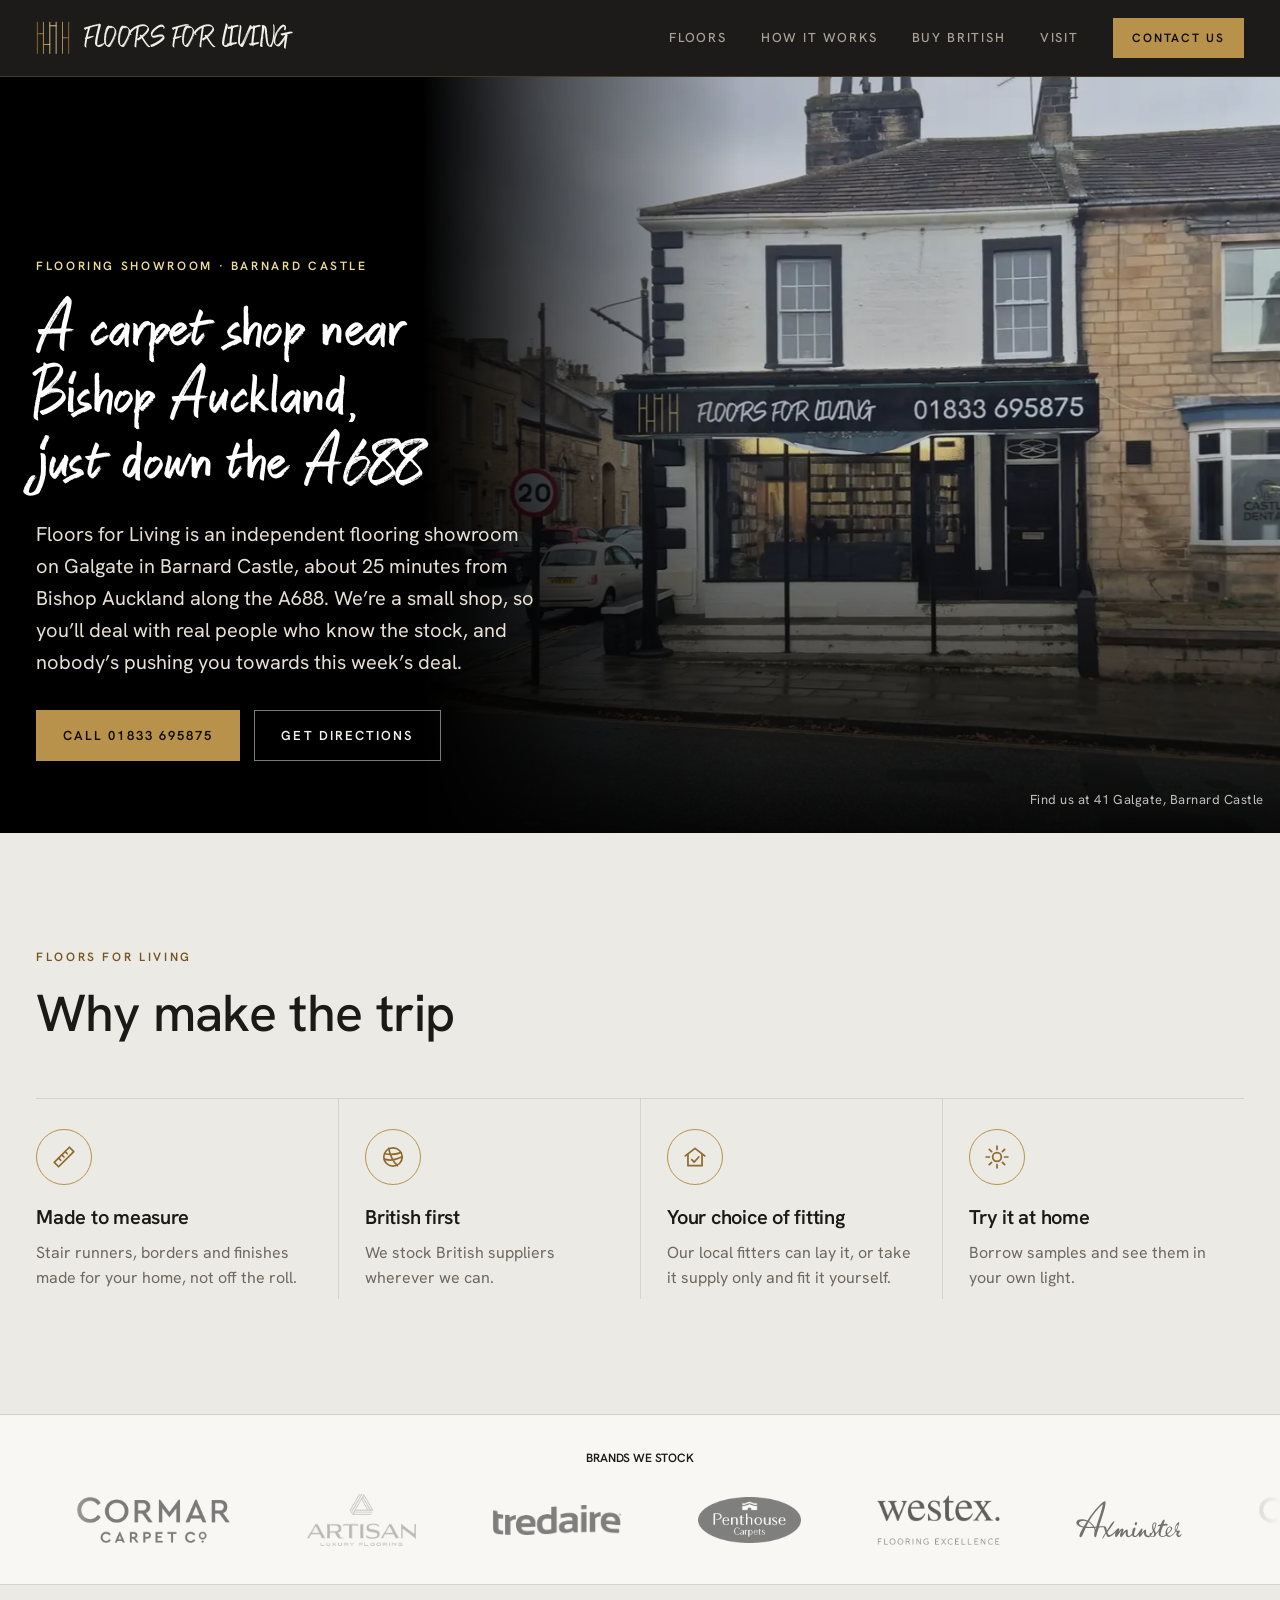
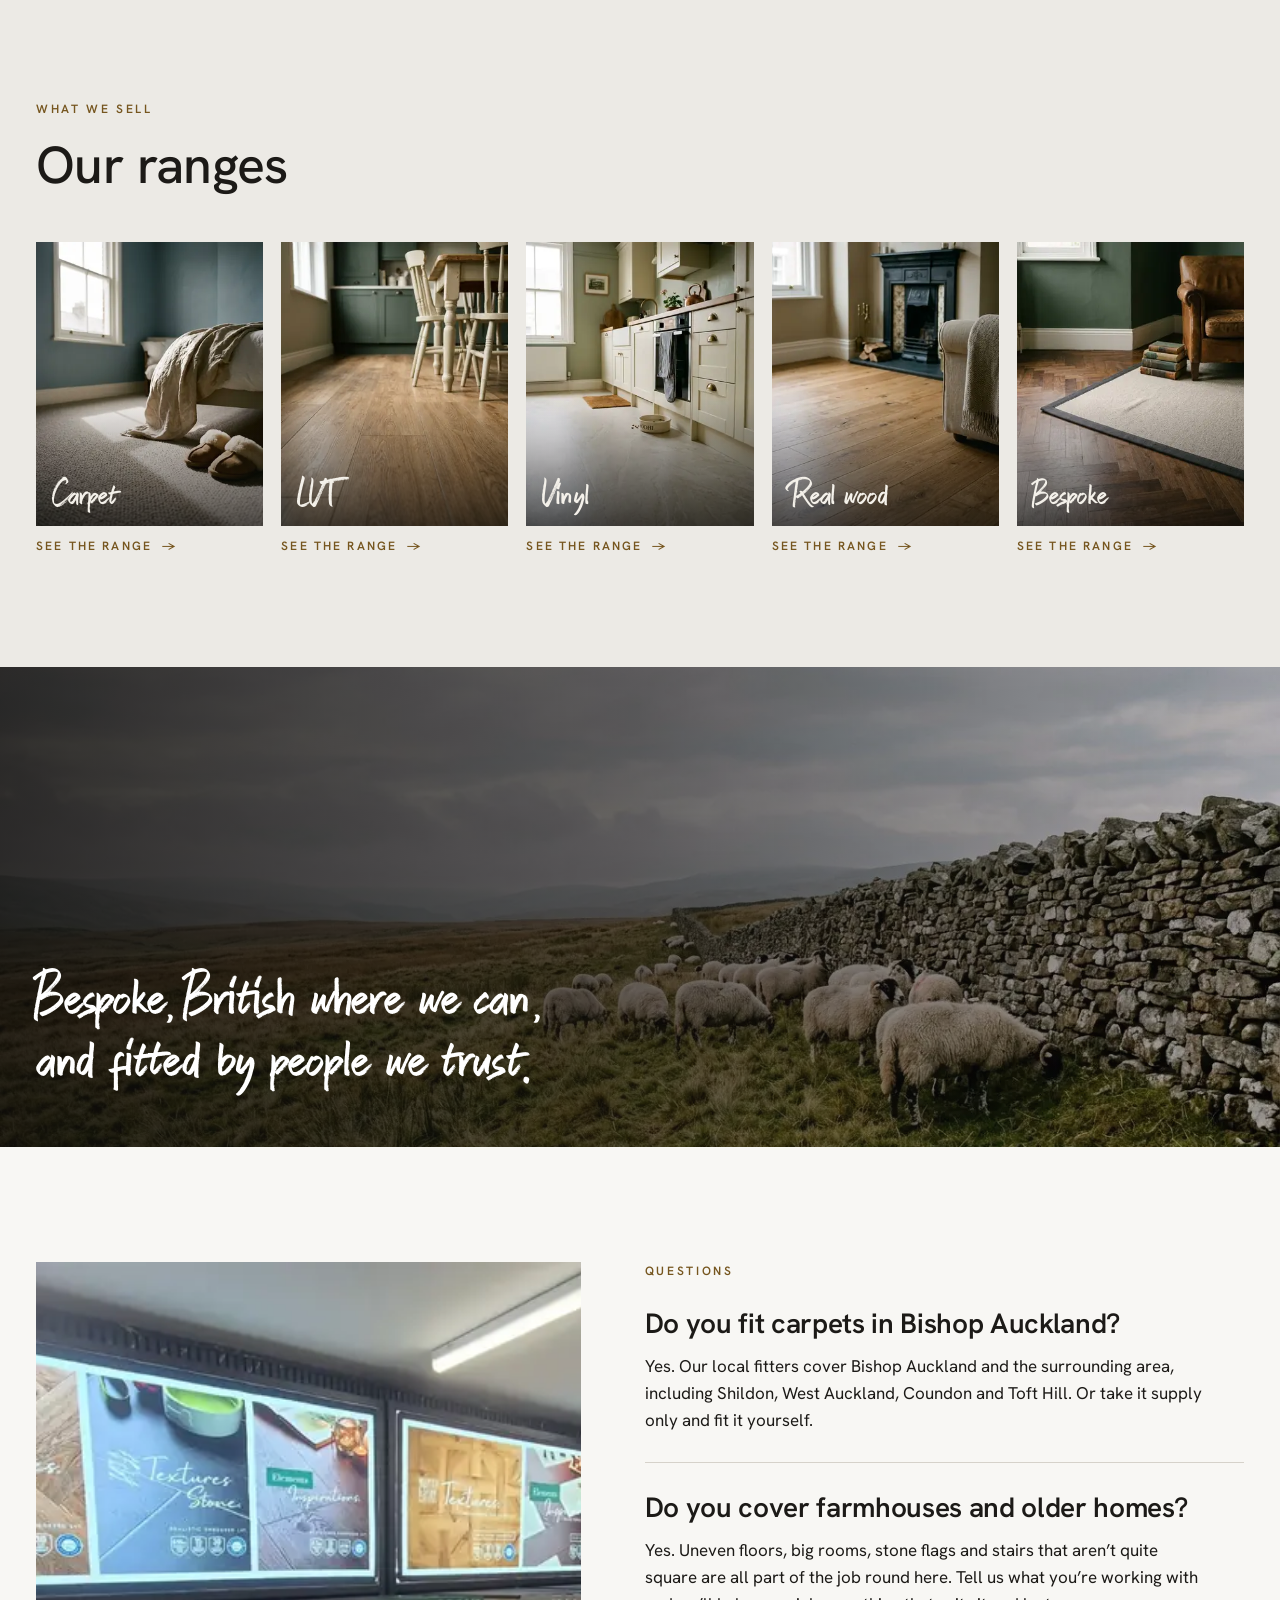
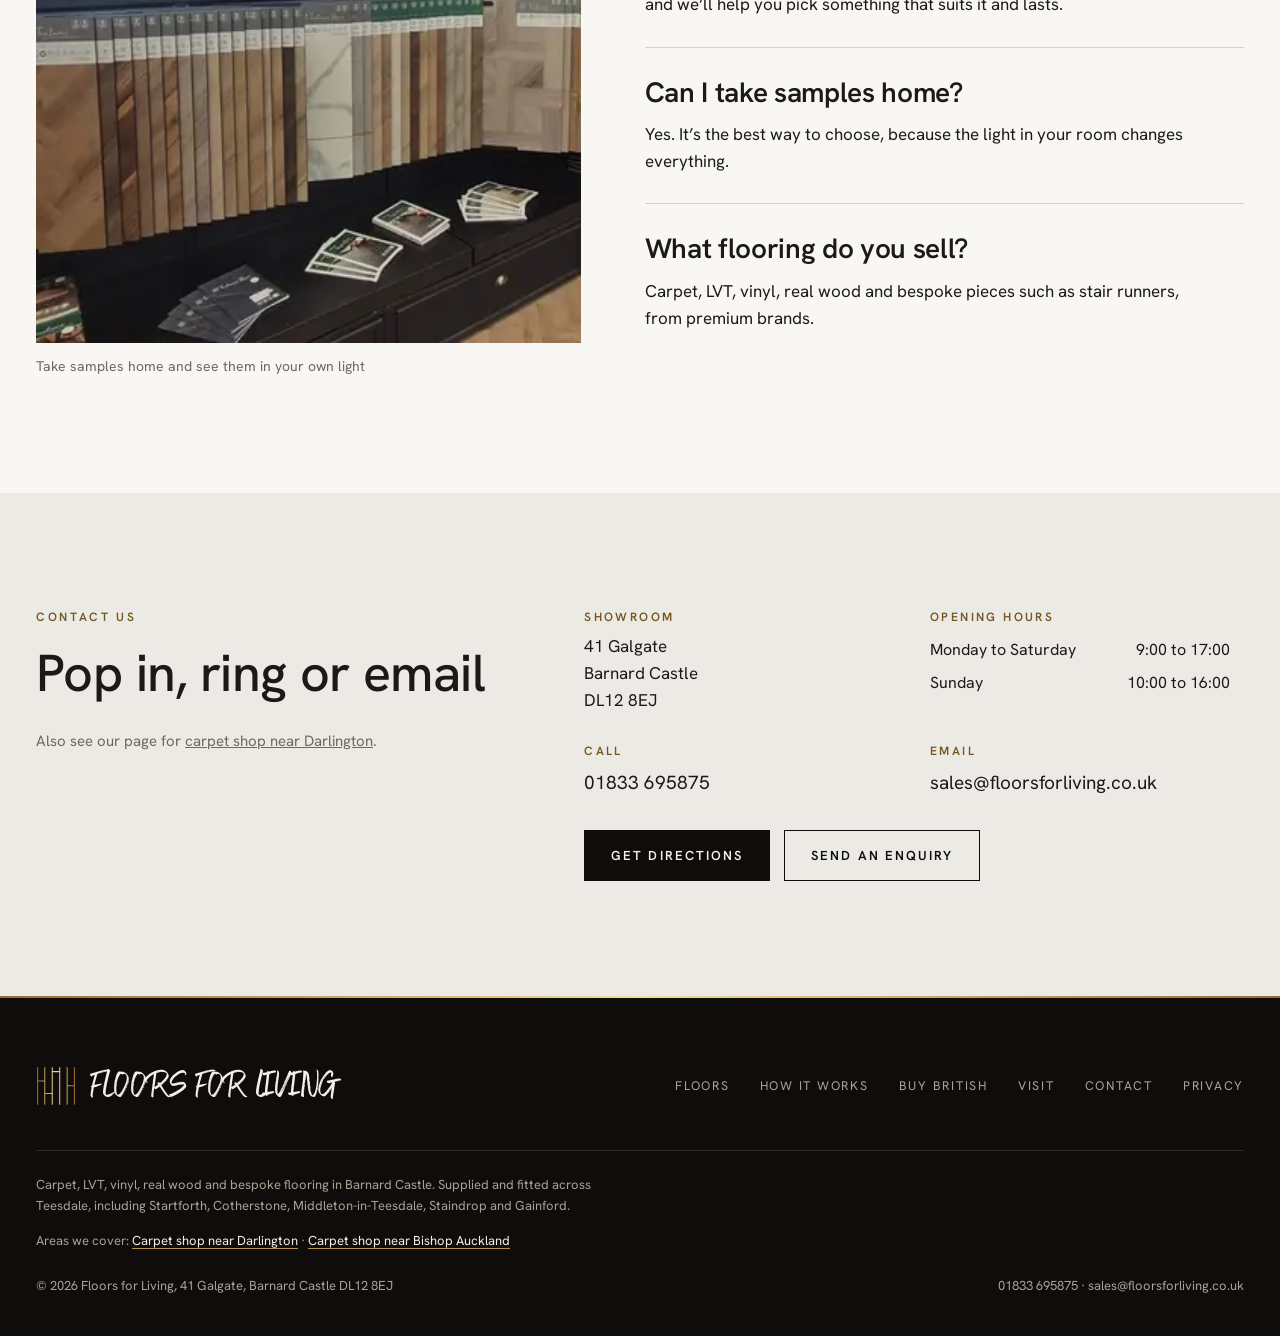
<file: carpet-shop-bishop-auckland/index.html>
<!doctype html>
<html lang="en-GB">
<head>
<meta charset="utf-8">
<meta name="viewport" content="width=device-width, initial-scale=1, viewport-fit=cover">
<title>Carpet shop near Bishop Auckland | Floors for Living, Barnard Castle</title>
<meta name="description" content="An independent carpet and flooring showroom a short drive from Bishop Auckland. Carpet, LVT, vinyl and real wood, fitted or supply only.">
<link rel="canonical" href="https://floorsforliving.co.uk/carpet-shop-bishop-auckland/">
<meta name="robots" content="index, follow">
<meta property="og:type" content="website">
<meta property="og:locale" content="en_GB">
<meta property="og:site_name" content="Floors for Living">
<meta property="og:title" content="Carpet shop near Bishop Auckland | Floors for Living, Barnard Castle">
<meta property="og:description" content="An independent carpet and flooring showroom a short drive from Bishop Auckland. Carpet, LVT, vinyl and real wood, fitted or supply only.">
<meta property="og:url" content="https://floorsforliving.co.uk/carpet-shop-bishop-auckland/">
<meta property="og:image" content="https://floorsforliving.co.uk/images/FFL_Front.webp">
<meta property="og:image:width" content="1920">
<meta property="og:image:height" content="1080">
<meta property="og:image:alt" content="Floors for Living shopfront on Galgate, Barnard Castle">
<meta name="twitter:card" content="summary_large_image">
<meta name="theme-color" content="#0e0d0b">
<link rel="icon" type="image/svg+xml" href="data:image/svg+xml,%3Csvg xmlns='http://www.w3.org/2000/svg' viewBox='0 0 64 64'%3E%3Crect width='64' height='64' rx='10' fill='%230e0d0b'/%3E%3Cg stroke='%23d6bb6e' stroke-width='3' stroke-linecap='round' fill='none'%3E%3Cpath d='M14 10v44M23 10v44M32 10v44M41 10v44M50 10v44'/%3E%3Cpath d='M14 26h9M23 42h9M32 16h9M41 32h9'/%3E%3C/g%3E%3C/svg%3E">
<link rel="preconnect" href="https://fonts.googleapis.com">
<link rel="preconnect" href="https://fonts.gstatic.com" crossorigin>
<link rel="stylesheet" href="https://fonts.googleapis.com/css2?family=Hanken+Grotesk:wght@300;400;500;600&display=swap" media="print" onload="this.media='all'">
<noscript><link rel="stylesheet" href="https://fonts.googleapis.com/css2?family=Hanken+Grotesk:wght@300;400;500;600&display=swap"></noscript>
<link rel="preload" href="/auttera.woff2" as="font" type="font/woff2" crossorigin>
<script>document.documentElement.classList.add('js');</script>
<link rel="stylesheet" href="/location.css">
</head>
<body class="loc">

<!-- Logo mark, traced from the Floors for Living logo -->
<svg width="0" height="0" style="position:absolute" aria-hidden="true">
  <defs>
    <linearGradient id="ffl-gold" x1="0" y1="0" x2="1" y2="0">
      <stop offset="0" stop-color="#9a6a2e"/><stop offset=".35" stop-color="#d6bb6e"/>
      <stop offset=".5" stop-color="#f2e396"/><stop offset=".65" stop-color="#d6bb6e"/><stop offset="1" stop-color="#9a6a2e"/>
    </linearGradient>
    <linearGradient id="ffl-gold-v" x1="0" y1="0" x2="0" y2="1"><stop offset="0" stop-color="#f2e396"/><stop offset=".5" stop-color="#d6bb6e"/><stop offset="1" stop-color="#9a6a2e"/></linearGradient>
    <symbol id="ffl-mark" viewBox="620 395 690 680">
      <g fill="none" stroke="url(#ffl-gold)" stroke-width="18" stroke-linecap="round">
        <path d="M648 415V1048M771 415V1048M900 415V1048M1029 415V1048M1158 415V1048M1283 415V1048"/>
        <path d="M648 648H771M771 866H900M900 487H1029M1158 731H1283"/>
      </g>
    </symbol>
  </defs>
</svg>

<script type="application/ld+json">
{
  "@context": "https://schema.org",
  "@type": "HomeGoodsStore",
  "@id": "https://floorsforliving.co.uk/#business",
  "name": "Floors for Living",
  "url": "https://floorsforliving.co.uk/",
  "telephone": "+441833695875",
  "email": "sales@floorsforliving.co.uk",
  "address": {
    "@type": "PostalAddress",
    "streetAddress": "41 Galgate",
    "addressLocality": "Barnard Castle",
    "addressRegion": "County Durham",
    "postalCode": "DL12 8EJ",
    "addressCountry": "GB"
  },
  "areaServed": [
    { "@type": "City", "name": "Bishop Auckland" },
    { "@type": "AdministrativeArea", "name": "County Durham" }
  ],
  "description": "Independent flooring shop in Barnard Castle supplying and fitting carpet, LVT, vinyl, real wood and bespoke flooring for homes in and around Bishop Auckland."
}
</script>
<script type="application/ld+json">
{
 "@context": "https://schema.org",
 "@graph": [
  {
   "@type": "Service",
   "@id": "https://floorsforliving.co.uk/carpet-shop-bishop-auckland/#service",
   "name": "Carpet and flooring supply and fitting near Bishop Auckland",
   "serviceType": "Carpet and flooring supply and fitting",
   "url": "https://floorsforliving.co.uk/carpet-shop-bishop-auckland/",
   "provider": {
    "@id": "https://floorsforliving.co.uk/#business"
   },
   "areaServed": {
    "@type": "City",
    "name": "Bishop Auckland"
   }
  },
  {
   "@type": "FAQPage",
   "@id": "https://floorsforliving.co.uk/carpet-shop-bishop-auckland/#faq",
   "mainEntity": [
    {
     "@type": "Question",
     "name": "Do you fit carpets in Bishop Auckland?",
     "acceptedAnswer": {
      "@type": "Answer",
      "text": "Yes. Our local fitters cover Bishop Auckland and the surrounding area, including Shildon, West Auckland, Coundon and Toft Hill. Or take it supply only and fit it yourself."
     }
    },
    {
     "@type": "Question",
     "name": "Do you cover farmhouses and older homes?",
     "acceptedAnswer": {
      "@type": "Answer",
      "text": "Yes. Uneven floors, big rooms, stone flags and stairs that aren’t quite square are all part of the job round here. Tell us what you’re working with and we’ll help you pick something that suits it and lasts."
     }
    },
    {
     "@type": "Question",
     "name": "Can I take samples home?",
     "acceptedAnswer": {
      "@type": "Answer",
      "text": "Yes. It’s the best way to choose, because the light in your room changes everything."
     }
    },
    {
     "@type": "Question",
     "name": "What flooring do you sell?",
     "acceptedAnswer": {
      "@type": "Answer",
      "text": "Carpet, LVT, vinyl, real wood and bespoke pieces such as stair runners, from premium brands."
     }
    }
   ]
  }
 ]
}
</script>

<header class="site-header">
  <div class="wrap">
    <a class="brand" href="/" aria-label="Floors for Living, home">
      <svg aria-hidden="true"><use href="#ffl-mark"/></svg>
      <span>FLOORS FOR LIVING</span>
    </a>
    <nav class="nav" aria-label="Main">
      <a href="/#floors">Floors</a>
      <a href="/#how-it-works">How it works</a>
      <a href="/#british">Buy British</a>
      <a href="/#visit">Visit</a>
      <a class="btn btn--gold" href="#contact">Contact us</a>
      <button class="menu-btn" id="menu-btn" type="button" aria-expanded="false" aria-controls="menu" aria-label="Open menu"><span></span><span></span><span></span></button>
    </nav>
  </div>
</header>

<div class="menu" id="menu">
  <nav class="menu__nav" aria-label="Menu">
    <a href="/#floors">Floors</a>
    <a href="/#how-it-works">How it works</a>
    <a href="/#british">Buy British</a>
    <a href="/#visit">Visit us</a>
    <a href="#contact">Contact us</a>
  </nav>
  <div class="menu__foot">
    <a class="menu__tel" href="tel:01833695875">01833 695875</a>
    <p>41 Galgate, Barnard Castle <span class="nw">DL12 8EJ</span></p>
  </div>
</div>

<main id="top">
  <!-- HERO: the shopfront photo under a dark gradient. It is the LCP image, so it loads eagerly. -->
  <section class="loc-hero">
    <img class="loc-hero__img" src="/images/FFL_Front-1200.webp" srcset="/images/FFL_Front-800.webp 800w, /images/FFL_Front-1200.webp 1200w, /images/FFL_Front-1600.webp 1600w" sizes="100vw" width="1600" height="900" alt="Floors for Living shopfront on Galgate, Barnard Castle" fetchpriority="high" decoding="async">
    <div class="wrap">
      <p class="eyebrow eyebrow--split"><span>Flooring showroom</span><span class="sep" aria-hidden="true"> &middot; </span><span>Barnard Castle</span></p>
      <h1>A carpet shop near Bishop Auckland, just down the A688</h1>
      <p class="lede">Floors for Living is an independent flooring showroom on Galgate in Barnard Castle, about 25 minutes from Bishop Auckland along the A688. We’re a small shop, so you’ll deal with real people who know the stock, and nobody’s pushing you towards this week’s deal.</p>
      <div class="loc-ctas">
        <a class="btn btn--gold" href="tel:01833695875">Call 01833 695875</a>
        <a class="btn btn--ghost" href="https://www.google.com/maps/dir/?api=1&amp;destination=41+Galgate%2C+Barnard+Castle+DL12+8EJ" target="_blank" rel="noopener">Get directions</a>
      </div>
    </div>
    <p class="loc-hero__caption">Find us at 41 Galgate, Barnard Castle</p>
  </section>

  <!-- WHY MAKE THE TRIP -->
  <section class="band band--stone" aria-labelledby="why-h">
    <div class="wrap">
      <div data-reveal>
        <p class="eyebrow">Floors for Living</p>
        <h2 class="loc-h" id="why-h">Why make the trip</h2>
      </div>
      <ul class="why">
        <li data-reveal style="--i:0"><span class="why__icon"><svg viewBox="0 0 24 24" fill="none" stroke="currentColor" stroke-width="1.6" stroke-linecap="round" stroke-linejoin="round" aria-hidden="true"><path d="M3 17 17 3l4 4L7 21z"/><path d="M7 13l2 2M10 10l2 2M13 7l2 2"/></svg></span><h3>Made to measure</h3><p>Stair runners, borders and finishes made for your home, not off the roll.</p></li>
        <li data-reveal style="--i:1"><span class="why__icon"><svg viewBox="0 0 24 24" fill="none" stroke="currentColor" stroke-width="1.6" stroke-linecap="round" stroke-linejoin="round" aria-hidden="true"><circle cx="12" cy="12" r="8.5"/><path d="M4.5 9c4 1 9 1 15-1M4 14c5 1.5 10 1 16-2M8 4c1 5 3 11 8 16"/></svg></span><h3>British first</h3><p>We stock British suppliers wherever we can.</p></li>
        <li data-reveal style="--i:2"><span class="why__icon"><svg viewBox="0 0 24 24" fill="none" stroke="currentColor" stroke-width="1.6" stroke-linecap="round" stroke-linejoin="round" aria-hidden="true"><path d="M3 11 12 4l9 7"/><path d="M5.5 9.5V20h13V9.5"/><path d="M9 14.5l2.2 2.2L15.5 12"/></svg></span><h3>Your choice of fitting</h3><p>Our local fitters can lay it, or take it supply only and fit it yourself.</p></li>
        <li data-reveal style="--i:3"><span class="why__icon"><svg viewBox="0 0 24 24" fill="none" stroke="currentColor" stroke-width="1.6" stroke-linecap="round" stroke-linejoin="round" aria-hidden="true"><circle cx="12" cy="12" r="4"/><path d="M12 2v3M12 19v3M2 12h3M19 12h3M4.9 4.9l2.1 2.1M17 17l2.1 2.1M4.9 19.1 7 17M17 7l2.1-2.1"/></svg></span><h3>Try it at home</h3><p>Borrow samples and see them in your own light.</p></li>
      </ul>
    </div>
  </section>

  <!-- BRANDS: the homepage strip, reused. TODO: Lewis Abbott is on the showroom display but there is no logo file in the repo, so it is not in the strip yet. -->
  <section class="brands" id="brands" aria-labelledby="brands-h">
    <div class="wrap"><h2 class="eyebrow" id="brands-h">Brands we stock</h2></div>
    <div class="brands__viewport">
      <div class="brands__track">
        <ul class="brands__list">
          <li><img src="/brands/cormar.png" alt="Cormar Carpet Co" style="--h:46px" width="154" height="46" loading="lazy"></li>
          <li><img src="/brands/artisan.png" alt="Artisan Luxury Flooring" style="--h:52px" width="109" height="52" loading="lazy"></li>
          <li><img src="/brands/tredaire.png" alt="Tredaire" style="--h:30px" width="128" height="30" loading="lazy"></li>
          <li><img src="/brands/penthouse.png" alt="Penthouse Carpets" style="--h:46px" width="103" height="46" loading="lazy"></li>
          <li><img src="/brands/westex.png" alt="Westex" style="--h:50px" width="122" height="50" loading="lazy"></li>
          <li><img src="/brands/axminster.svg" alt="Axminster" style="--h:38px" width="106" height="38" loading="lazy"></li>
        </ul>
        <ul class="brands__list" aria-hidden="true">
          <li><img src="/brands/cormar.png" alt="" style="--h:46px" width="154" height="46" loading="lazy"></li>
          <li><img src="/brands/artisan.png" alt="" style="--h:52px" width="109" height="52" loading="lazy"></li>
          <li><img src="/brands/tredaire.png" alt="" style="--h:30px" width="128" height="30" loading="lazy"></li>
          <li><img src="/brands/penthouse.png" alt="" style="--h:46px" width="103" height="46" loading="lazy"></li>
          <li><img src="/brands/westex.png" alt="" style="--h:50px" width="122" height="50" loading="lazy"></li>
          <li><img src="/brands/axminster.svg" alt="" style="--h:38px" width="106" height="38" loading="lazy"></li>
        </ul>
        <ul class="brands__list" aria-hidden="true">
          <li><img src="/brands/cormar.png" alt="" style="--h:46px" width="154" height="46" loading="lazy"></li>
          <li><img src="/brands/artisan.png" alt="" style="--h:52px" width="109" height="52" loading="lazy"></li>
          <li><img src="/brands/tredaire.png" alt="" style="--h:30px" width="128" height="30" loading="lazy"></li>
          <li><img src="/brands/penthouse.png" alt="" style="--h:46px" width="103" height="46" loading="lazy"></li>
          <li><img src="/brands/westex.png" alt="" style="--h:50px" width="122" height="50" loading="lazy"></li>
          <li><img src="/brands/axminster.svg" alt="" style="--h:38px" width="106" height="38" loading="lazy"></li>
        </ul>
        <ul class="brands__list" aria-hidden="true">
          <li><img src="/brands/cormar.png" alt="" style="--h:46px" width="154" height="46" loading="lazy"></li>
          <li><img src="/brands/artisan.png" alt="" style="--h:52px" width="109" height="52" loading="lazy"></li>
          <li><img src="/brands/tredaire.png" alt="" style="--h:30px" width="128" height="30" loading="lazy"></li>
          <li><img src="/brands/penthouse.png" alt="" style="--h:46px" width="103" height="46" loading="lazy"></li>
          <li><img src="/brands/westex.png" alt="" style="--h:50px" width="122" height="50" loading="lazy"></li>
          <li><img src="/brands/axminster.svg" alt="" style="--h:38px" width="106" height="38" loading="lazy"></li>
        </ul>
      </div>
    </div>
  </section>

  <!-- RANGES -->
  <section class="band band--stone" aria-labelledby="ranges-h">
    <div class="wrap">
      <div data-reveal>
        <p class="eyebrow">What we sell</p>
        <h2 class="loc-h" id="ranges-h">Our ranges</h2>
      </div>
      <ul class="range-rail">
        <li data-reveal style="--i:0"><a class="range" href="/#floor-carpet"><span class="range__img"><img src="/images/range-carpet-600.webp" srcset="/images/range-carpet-360.webp 360w, /images/range-carpet-600.webp 600w" sizes="(max-width: 560px) 68vw, (max-width: 1020px) 280px, 230px" width="600" height="745" alt="Greige twist carpet in a blue bedroom with sunlight across the floor" loading="lazy" decoding="async"><span class="range__name">Carpet</span></span><span class="range__more">See the range</span></a></li>
        <li data-reveal style="--i:1"><a class="range" href="/#floor-lvt"><span class="range__img"><img src="/images/range-lvt-600.webp" srcset="/images/range-lvt-360.webp 360w, /images/range-lvt-600.webp 600w" sizes="(max-width: 560px) 68vw, (max-width: 1020px) 280px, 230px" width="600" height="745" alt="Oak effect LVT planks in a kitchen diner with painted chairs" loading="lazy" decoding="async"><span class="range__name">LVT</span></span><span class="range__more">See the range</span></a></li>
        <li data-reveal style="--i:2"><a class="range" href="/#floor-vinyl"><span class="range__img"><img src="/images/range-vinyl-600.webp" srcset="/images/range-vinyl-360.webp 360w, /images/range-vinyl-600.webp 600w" sizes="(max-width: 560px) 68vw, (max-width: 1020px) 280px, 230px" width="600" height="745" alt="Pale stone effect vinyl in a cream shaker kitchen" loading="lazy" decoding="async"><span class="range__name">Vinyl</span></span><span class="range__more">See the range</span></a></li>
        <li data-reveal style="--i:3"><a class="range" href="/#floor-real-wood"><span class="range__img"><img src="/images/range-real-wood-600.webp" srcset="/images/range-real-wood-360.webp 360w, /images/range-real-wood-600.webp 600w" sizes="(max-width: 560px) 68vw, (max-width: 1020px) 280px, 230px" width="600" height="745" alt="Wide plank oak floor in a living room with a cast iron fireplace and a linen armchair" loading="lazy" decoding="async"><span class="range__name">Real wood</span></span><span class="range__more">See the range</span></a></li>
        <li data-reveal style="--i:4"><a class="range" href="/#floor-bespoke"><span class="range__img"><img src="/images/range-bespoke-600.webp" srcset="/images/range-bespoke-360.webp 360w, /images/range-bespoke-600.webp 600w" sizes="(max-width: 560px) 68vw, (max-width: 1020px) 280px, 230px" width="600" height="745" alt="Bespoke bound wool rug with a charcoal border on walnut herringbone" loading="lazy" decoding="async"><span class="range__name">Bespoke</span></span><span class="range__more">See the range</span></a></li>
      </ul>
    </div>
  </section>

  <!-- IMAGE BAND WITH A LINE OVER IT -->
  <section class="loc-quote" aria-label="Sheep grazing on Teesdale fell pasture beside a dry stone wall">
    <img src="/images/british-wool-1200.webp" srcset="/images/british-wool-800.webp 800w, /images/british-wool-1200.webp 1200w, /images/british-wool-1376.webp 1376w" sizes="100vw" width="1376" height="768" alt="" loading="lazy" decoding="async">
    <div class="wrap">
      <p class="loc-quote__text" data-reveal>Bespoke, British where we can, and fitted by people we trust.</p>
    </div>
  </section>

  <!-- Q&A -->
  <section class="band">
    <div class="wrap qa">
      <figure class="qa__photo" data-reveal>
        <img src="/images/FFL_LVT-1200.webp" srcset="/images/FFL_LVT-800.webp 800w, /images/FFL_LVT-1200.webp 1200w, /images/FFL_LVT-1600.webp 1600w" sizes="(max-width: 860px) 92vw, 560px" width="1600" height="900" alt="LVT sample wall in the Floors for Living showroom" loading="lazy" decoding="async">
        <figcaption>Take samples home and see them in your own light</figcaption>
      </figure>
      <div>
        <p class="eyebrow" data-reveal>Questions</p>
        <div class="qa__item" data-reveal>
          <h2>Do you fit carpets in Bishop Auckland?</h2>
          <p>Yes. Our local fitters cover Bishop Auckland and the surrounding area, including Shildon, West Auckland, Coundon and Toft Hill. Or take it supply only and fit it yourself.</p>
        </div>
        <div class="qa__item" data-reveal>
          <h2>Do you cover farmhouses and older homes?</h2>
          <p>Yes. Uneven floors, big rooms, stone flags and stairs that aren’t quite square are all part of the job round here. Tell us what you’re working with and we’ll help you pick something that suits it and lasts.</p>
        </div>
        <div class="qa__item" data-reveal>
          <h2>Can I take samples home?</h2>
          <p>Yes. It’s the best way to choose, because the light in your room changes everything.</p>
        </div>
        <div class="qa__item" data-reveal>
          <h2>What flooring do you sell?</h2>
          <p>Carpet, LVT, vinyl, real wood and bespoke pieces such as stair runners, from premium brands.</p>
        </div>
      </div>
    </div>
  </section>

  <!-- CONTACT -->
  <!-- TODO: parking is marked "to confirm" on the homepage, so it is left out here until confirmed. -->
  <!-- TODO: the homepage says "Free home measure and quote". Left out here until you confirm it can be repeated on these pages. -->
  <section class="band loc-contact" id="contact" aria-labelledby="contact-h">
    <div class="wrap loc-contact__grid">
      <div data-reveal>
        <p class="eyebrow">Contact us</p>
        <h2 class="loc-h" id="contact-h">Pop in, ring or email</h2>
        <p class="loc-also">Also see our page for <a href="/carpet-shop-darlington/">carpet shop near Darlington</a>.</p>
      </div>
      <div data-reveal style="--i:1">
      <dl>
        <div><dt>Showroom</dt><dd>41 Galgate<br>Barnard Castle<br>DL12 8EJ</dd></div>
        <div><dt>Opening hours</dt><dd>
          <table class="hours"><tbody>
            <tr><td>Monday to Saturday</td><td>9:00 to 17:00</td></tr>
            <tr><td>Sunday</td><td>10:00 to 16:00</td></tr>
          </tbody></table>
        </dd></div>
        <div><dt>Call</dt><dd><a href="tel:01833695875">01833 695875</a></dd></div>
        <div><dt>Email</dt><dd><a href="mailto:sales@floorsforliving.co.uk">sales@floorsforliving.co.uk</a></dd></div>
      </dl>
      <div class="loc-ctas">
        <a class="btn btn--ink" href="https://www.google.com/maps/dir/?api=1&amp;destination=41+Galgate%2C+Barnard+Castle+DL12+8EJ" target="_blank" rel="noopener">Get directions</a>
        <a class="btn btn--ghost-ink" href="/#contact">Send an enquiry</a>
      </div>
      </div>
    </div>
  </section>
</main>

<div class="callbar" id="callbar">
  <a href="tel:01833695875">Call</a>
  <a href="/#contact">Send enquiry</a>
</div>

<div class="gold-rule"></div>
<footer class="site-footer">
  <div class="wrap">
    <div class="top">
      <a class="brand" href="/" aria-label="Floors for Living, home">
        <svg aria-hidden="true" style="width:40px;height:40px"><use href="#ffl-mark"/></svg>
        <span>FLOORS FOR LIVING</span>
      </a>
      <nav aria-label="Footer">
        <a href="/#floors">Floors</a>
        <a href="/#how-it-works">How it works</a>
        <a href="/#british">Buy British</a>
        <a href="/#visit">Visit</a>
        <a href="/#contact">Contact</a>
        <a href="/privacy.html">Privacy</a>
      </nav>
    </div>
    <p class="footer-seo">Carpet, LVT, vinyl, real wood and bespoke flooring in Barnard Castle. Supplied and fitted across Teesdale, including Startforth, Cotherstone, Middleton-in-Teesdale, Staindrop and Gainford.</p>
    <p class="footer-areas">Areas we cover: <a href="/carpet-shop-darlington/">Carpet shop near Darlington</a> &middot; <a href="/carpet-shop-bishop-auckland/">Carpet shop near Bishop Auckland</a></p>
    <div class="bottom">
      <span>&copy; <span id="yr">2026</span> Floors for Living, 41 Galgate, Barnard Castle DL12 8EJ</span>
      <span><a href="tel:01833695875" style="text-decoration:none">01833 695875</a> &middot; <a href="mailto:sales@floorsforliving.co.uk" style="text-decoration:none">sales@floorsforliving.co.uk</a></span>
    </div>
  </div>
</footer>

<script>
(function () {
  var yr = document.getElementById('yr'); if (yr) yr.textContent = new Date().getFullYear();
  var btn = document.getElementById('menu-btn'), menu = document.getElementById('menu'), root = document.documentElement;
  var setMenu = function (open) {
    menu.classList.toggle('is-open', open); root.classList.toggle('menu-open', open);
    btn.setAttribute('aria-expanded', open ? 'true' : 'false'); btn.setAttribute('aria-label', open ? 'Close menu' : 'Open menu');
  };
  btn.addEventListener('click', function () { setMenu(!menu.classList.contains('is-open')); });
  menu.addEventListener('click', function (e) { if (e.target.closest('a')) setMenu(false); });
  document.addEventListener('keydown', function (e) { if (e.key === 'Escape') setMenu(false); });
  // Fade up once as sections scroll into view (CSS only hides them when motion is allowed)
  var items = [].slice.call(document.querySelectorAll('[data-reveal]'));
  if ('IntersectionObserver' in window) {
    var io = new IntersectionObserver(function (en) {
      en.forEach(function (e) { if (e.isIntersecting) { e.target.classList.add('is-in'); io.unobserve(e.target); } });
    }, { threshold: 0.12, rootMargin: '0px 0px -6% 0px' });
    items.forEach(function (el) { io.observe(el); });
  } else { items.forEach(function (el) { el.classList.add('is-in'); }); }
  // Start the slow hero zoom once the page has loaded, so it never competes with the image's first paint
  var hero = document.querySelector('.loc-hero');
  var zoom = function () { if (hero) hero.classList.add('is-zoom'); };
  if (document.readyState === 'complete') zoom(); else window.addEventListener('load', function () { setTimeout(zoom, 300); });
  // Brands strip: tap to pause or resume (it also pauses on hover)
  var strip = document.getElementById('brands');
  if (strip) strip.addEventListener('click', function () { strip.classList.toggle('is-paused'); });
  // Call bar steps aside while the contact band is on screen
  var bar = document.getElementById('callbar'), contact = document.getElementById('contact');
  if (bar && contact && 'IntersectionObserver' in window) {
    new IntersectionObserver(function (en) { bar.classList.toggle('is-hidden', en[0].isIntersecting); }).observe(contact);
  }
})();
</script>
</body>
</html>
</file>
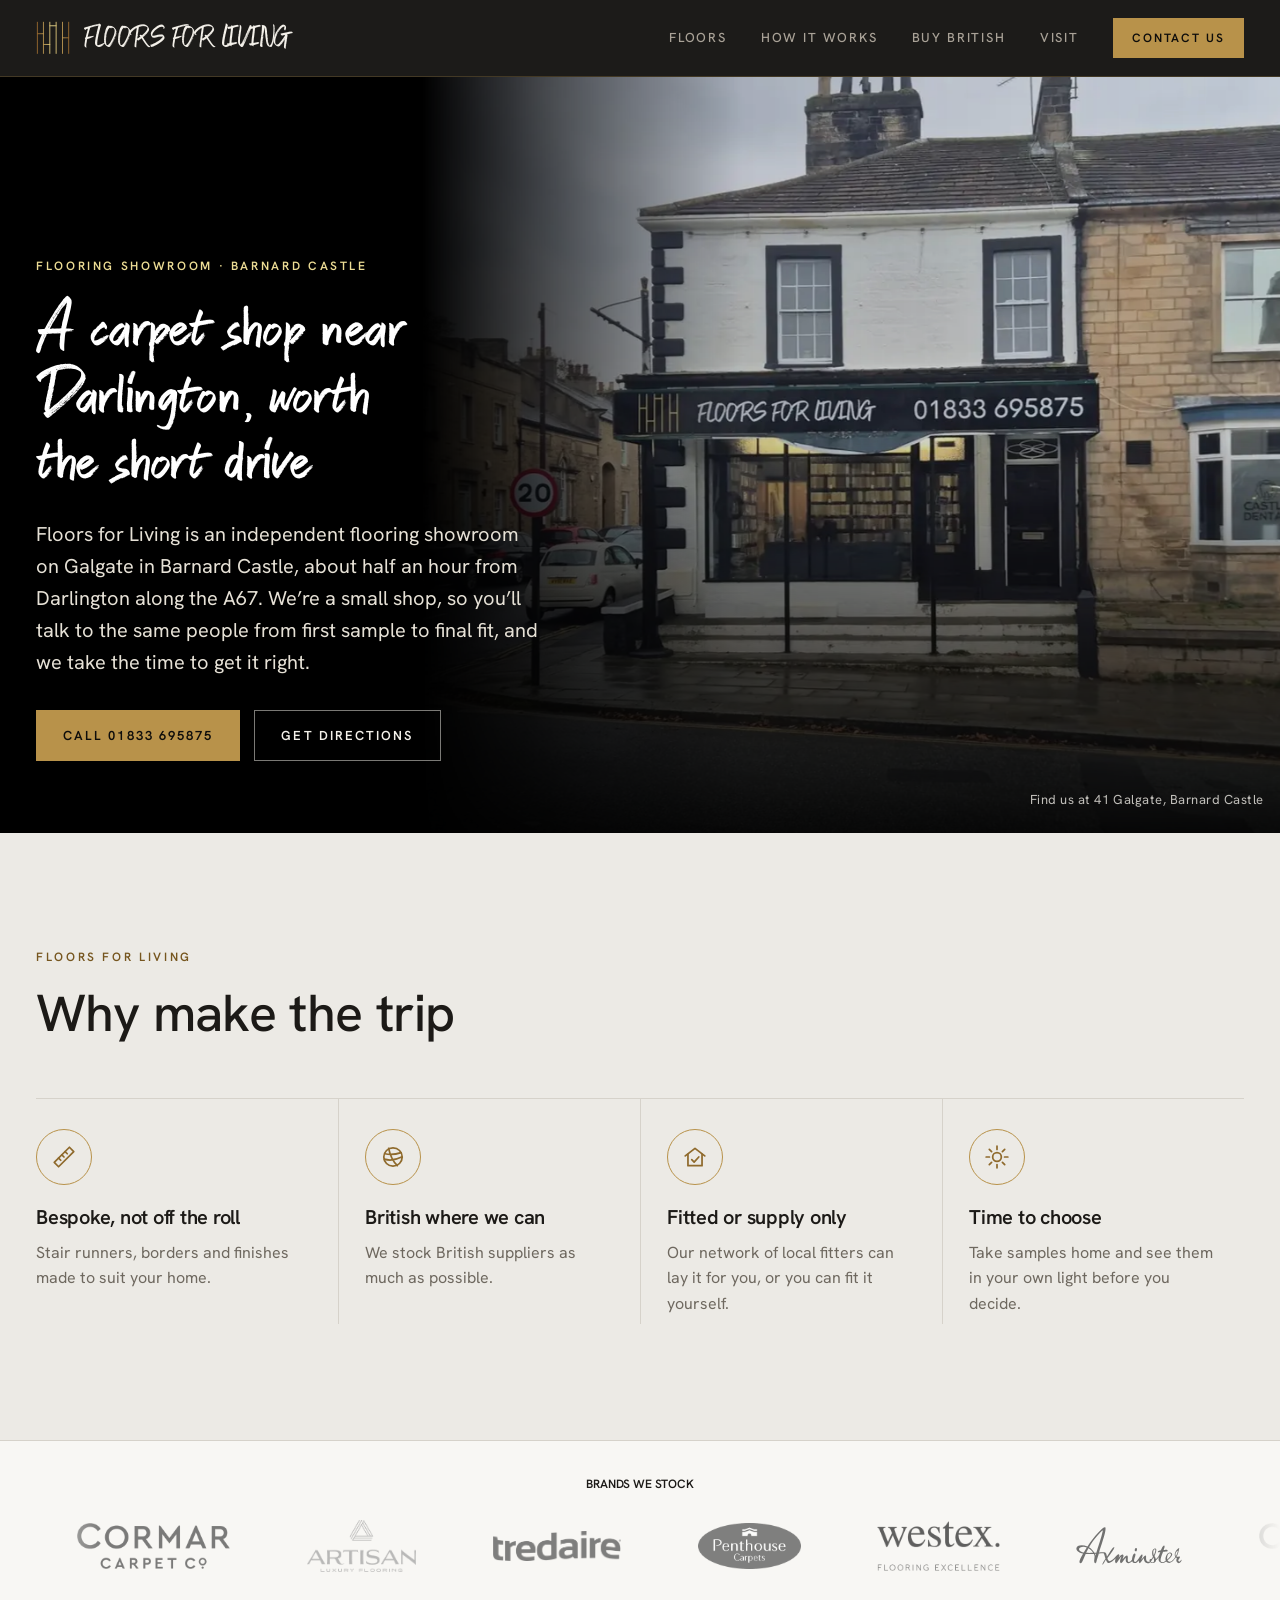
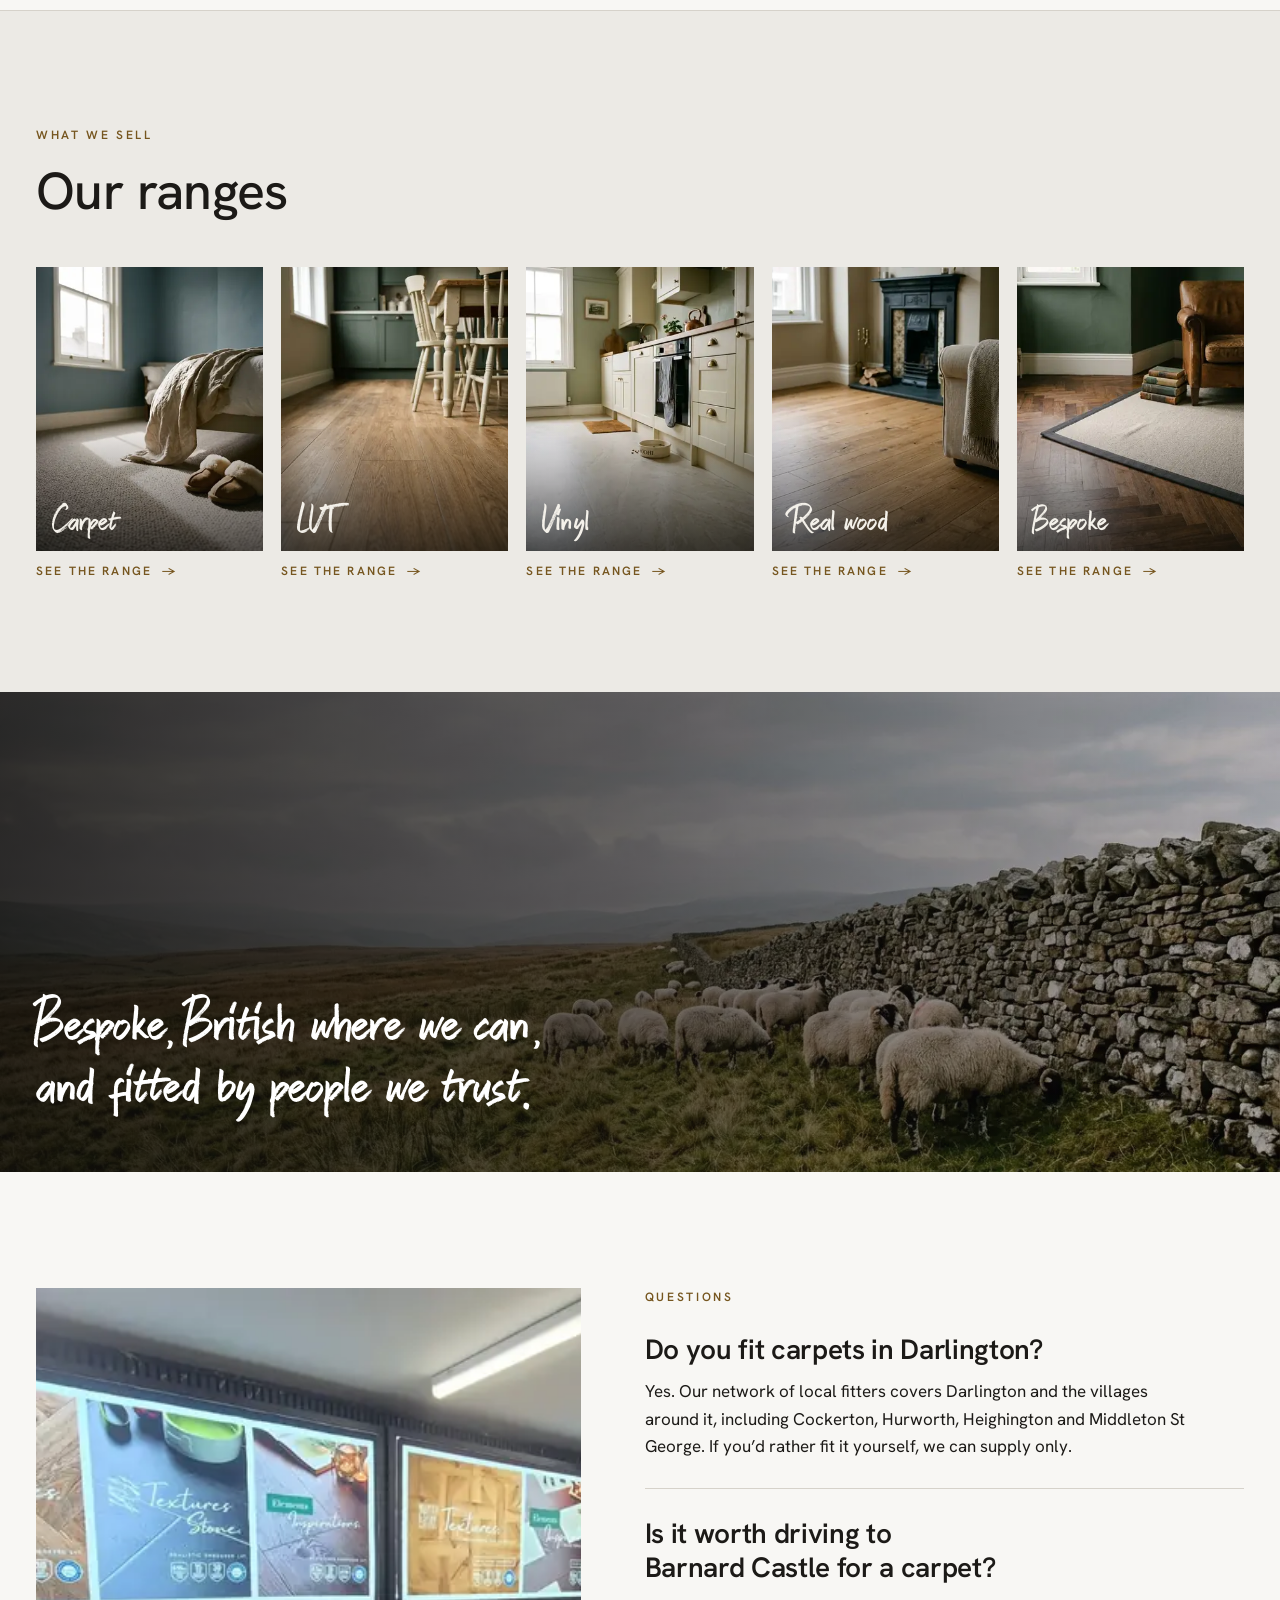
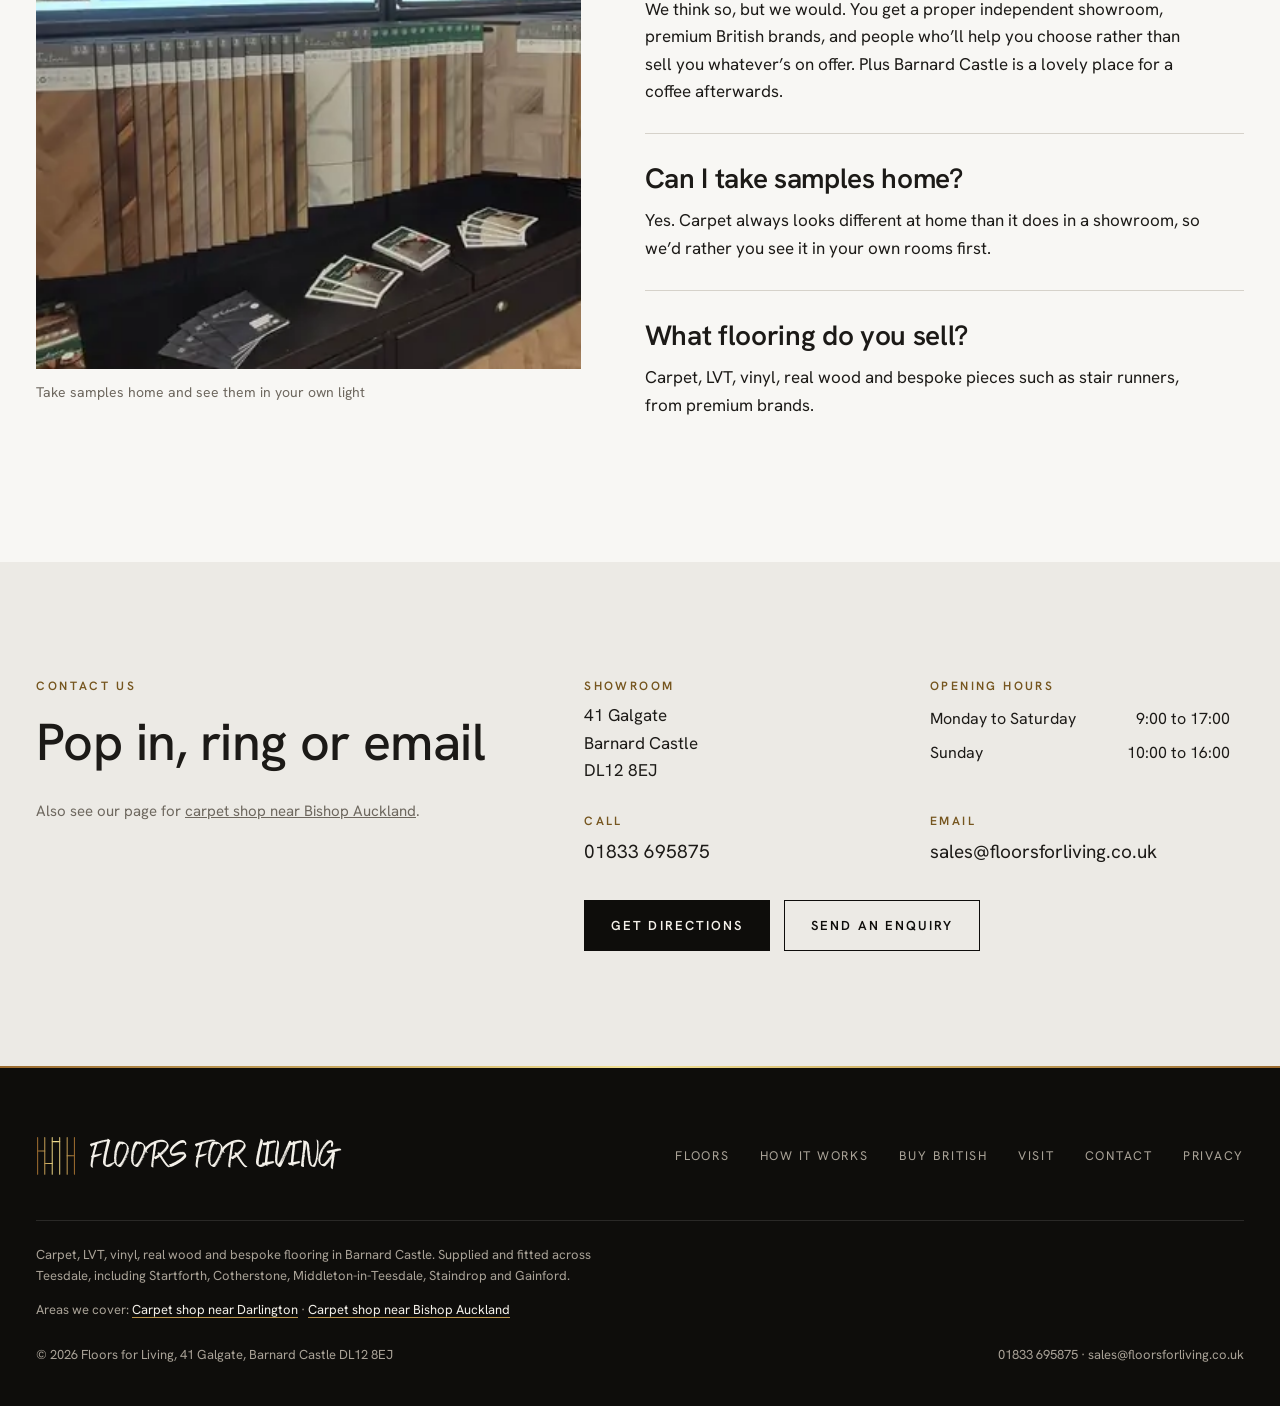
<file: carpet-shop-darlington/index.html>
<!doctype html>
<html lang="en-GB">
<head>
<meta charset="utf-8">
<meta name="viewport" content="width=device-width, initial-scale=1, viewport-fit=cover">
<title>Carpet shop near Darlington | Floors for Living, Barnard Castle</title>
<meta name="description" content="An independent carpet and flooring showroom a short drive from Darlington. Carpet, LVT, vinyl and real wood, fitted or supply only.">
<link rel="canonical" href="https://floorsforliving.co.uk/carpet-shop-darlington/">
<meta name="robots" content="index, follow">
<meta property="og:type" content="website">
<meta property="og:locale" content="en_GB">
<meta property="og:site_name" content="Floors for Living">
<meta property="og:title" content="Carpet shop near Darlington | Floors for Living, Barnard Castle">
<meta property="og:description" content="An independent carpet and flooring showroom a short drive from Darlington. Carpet, LVT, vinyl and real wood, fitted or supply only.">
<meta property="og:url" content="https://floorsforliving.co.uk/carpet-shop-darlington/">
<meta property="og:image" content="https://floorsforliving.co.uk/images/FFL_Front.webp">
<meta property="og:image:width" content="1920">
<meta property="og:image:height" content="1080">
<meta property="og:image:alt" content="Floors for Living shopfront on Galgate, Barnard Castle">
<meta name="twitter:card" content="summary_large_image">
<meta name="theme-color" content="#0e0d0b">
<link rel="icon" type="image/svg+xml" href="data:image/svg+xml,%3Csvg xmlns='http://www.w3.org/2000/svg' viewBox='0 0 64 64'%3E%3Crect width='64' height='64' rx='10' fill='%230e0d0b'/%3E%3Cg stroke='%23d6bb6e' stroke-width='3' stroke-linecap='round' fill='none'%3E%3Cpath d='M14 10v44M23 10v44M32 10v44M41 10v44M50 10v44'/%3E%3Cpath d='M14 26h9M23 42h9M32 16h9M41 32h9'/%3E%3C/g%3E%3C/svg%3E">
<link rel="preconnect" href="https://fonts.googleapis.com">
<link rel="preconnect" href="https://fonts.gstatic.com" crossorigin>
<link rel="stylesheet" href="https://fonts.googleapis.com/css2?family=Hanken+Grotesk:wght@300;400;500;600&display=swap" media="print" onload="this.media='all'">
<noscript><link rel="stylesheet" href="https://fonts.googleapis.com/css2?family=Hanken+Grotesk:wght@300;400;500;600&display=swap"></noscript>
<link rel="preload" href="/auttera.woff2" as="font" type="font/woff2" crossorigin>
<script>document.documentElement.classList.add('js');</script>
<link rel="stylesheet" href="/location.css">
</head>
<body class="loc">

<!-- Logo mark, traced from the Floors for Living logo -->
<svg width="0" height="0" style="position:absolute" aria-hidden="true">
  <defs>
    <linearGradient id="ffl-gold" x1="0" y1="0" x2="1" y2="0">
      <stop offset="0" stop-color="#9a6a2e"/><stop offset=".35" stop-color="#d6bb6e"/>
      <stop offset=".5" stop-color="#f2e396"/><stop offset=".65" stop-color="#d6bb6e"/><stop offset="1" stop-color="#9a6a2e"/>
    </linearGradient>
    <linearGradient id="ffl-gold-v" x1="0" y1="0" x2="0" y2="1"><stop offset="0" stop-color="#f2e396"/><stop offset=".5" stop-color="#d6bb6e"/><stop offset="1" stop-color="#9a6a2e"/></linearGradient>
    <symbol id="ffl-mark" viewBox="620 395 690 680">
      <g fill="none" stroke="url(#ffl-gold)" stroke-width="18" stroke-linecap="round">
        <path d="M648 415V1048M771 415V1048M900 415V1048M1029 415V1048M1158 415V1048M1283 415V1048"/>
        <path d="M648 648H771M771 866H900M900 487H1029M1158 731H1283"/>
      </g>
    </symbol>
  </defs>
</svg>

<script type="application/ld+json">
{
  "@context": "https://schema.org",
  "@type": "HomeGoodsStore",
  "@id": "https://floorsforliving.co.uk/#business",
  "name": "Floors for Living",
  "url": "https://floorsforliving.co.uk/",
  "telephone": "+441833695875",
  "email": "sales@floorsforliving.co.uk",
  "address": {
    "@type": "PostalAddress",
    "streetAddress": "41 Galgate",
    "addressLocality": "Barnard Castle",
    "addressRegion": "County Durham",
    "postalCode": "DL12 8EJ",
    "addressCountry": "GB"
  },
  "areaServed": [
    { "@type": "City", "name": "Darlington" },
    { "@type": "AdministrativeArea", "name": "County Durham" }
  ],
  "description": "Independent flooring shop in Barnard Castle supplying and fitting carpet, LVT, vinyl, real wood and bespoke flooring for homes in and around Darlington."
}
</script>
<script type="application/ld+json">
{
 "@context": "https://schema.org",
 "@graph": [
  {
   "@type": "Service",
   "@id": "https://floorsforliving.co.uk/carpet-shop-darlington/#service",
   "name": "Carpet and flooring supply and fitting near Darlington",
   "serviceType": "Carpet and flooring supply and fitting",
   "url": "https://floorsforliving.co.uk/carpet-shop-darlington/",
   "provider": {
    "@id": "https://floorsforliving.co.uk/#business"
   },
   "areaServed": {
    "@type": "City",
    "name": "Darlington"
   }
  },
  {
   "@type": "FAQPage",
   "@id": "https://floorsforliving.co.uk/carpet-shop-darlington/#faq",
   "mainEntity": [
    {
     "@type": "Question",
     "name": "Do you fit carpets in Darlington?",
     "acceptedAnswer": {
      "@type": "Answer",
      "text": "Yes. Our network of local fitters covers Darlington and the villages around it, including Cockerton, Hurworth, Heighington and Middleton St George. If you’d rather fit it yourself, we can supply only."
     }
    },
    {
     "@type": "Question",
     "name": "Is it worth driving to Barnard Castle for a carpet?",
     "acceptedAnswer": {
      "@type": "Answer",
      "text": "We think so, but we would. You get a proper independent showroom, premium British brands, and people who’ll help you choose rather than sell you whatever’s on offer. Plus Barnard Castle is a lovely place for a coffee afterwards."
     }
    },
    {
     "@type": "Question",
     "name": "Can I take samples home?",
     "acceptedAnswer": {
      "@type": "Answer",
      "text": "Yes. Carpet always looks different at home than it does in a showroom, so we’d rather you see it in your own rooms first."
     }
    },
    {
     "@type": "Question",
     "name": "What flooring do you sell?",
     "acceptedAnswer": {
      "@type": "Answer",
      "text": "Carpet, LVT, vinyl, real wood and bespoke pieces such as stair runners, from premium brands."
     }
    }
   ]
  }
 ]
}
</script>

<header class="site-header">
  <div class="wrap">
    <a class="brand" href="/" aria-label="Floors for Living, home">
      <svg aria-hidden="true"><use href="#ffl-mark"/></svg>
      <span>FLOORS FOR LIVING</span>
    </a>
    <nav class="nav" aria-label="Main">
      <a href="/#floors">Floors</a>
      <a href="/#how-it-works">How it works</a>
      <a href="/#british">Buy British</a>
      <a href="/#visit">Visit</a>
      <a class="btn btn--gold" href="#contact">Contact us</a>
      <button class="menu-btn" id="menu-btn" type="button" aria-expanded="false" aria-controls="menu" aria-label="Open menu"><span></span><span></span><span></span></button>
    </nav>
  </div>
</header>

<div class="menu" id="menu">
  <nav class="menu__nav" aria-label="Menu">
    <a href="/#floors">Floors</a>
    <a href="/#how-it-works">How it works</a>
    <a href="/#british">Buy British</a>
    <a href="/#visit">Visit us</a>
    <a href="#contact">Contact us</a>
  </nav>
  <div class="menu__foot">
    <a class="menu__tel" href="tel:01833695875">01833 695875</a>
    <p>41 Galgate, Barnard Castle <span class="nw">DL12 8EJ</span></p>
  </div>
</div>

<main id="top">
  <!-- HERO: the shopfront photo under a dark gradient. It is the LCP image, so it loads eagerly. -->
  <section class="loc-hero">
    <img class="loc-hero__img" src="/images/FFL_Front-1200.webp" srcset="/images/FFL_Front-800.webp 800w, /images/FFL_Front-1200.webp 1200w, /images/FFL_Front-1600.webp 1600w" sizes="100vw" width="1600" height="900" alt="Floors for Living shopfront on Galgate, Barnard Castle" fetchpriority="high" decoding="async">
    <div class="wrap">
      <p class="eyebrow eyebrow--split"><span>Flooring showroom</span><span class="sep" aria-hidden="true"> &middot; </span><span>Barnard Castle</span></p>
      <h1>A carpet shop near Darlington, worth the short drive</h1>
      <p class="lede">Floors for Living is an independent flooring showroom on Galgate in Barnard Castle, about half an hour from Darlington along the A67. We’re a small shop, so you’ll talk to the same people from first sample to final fit, and we take the time to get it right.</p>
      <div class="loc-ctas">
        <a class="btn btn--gold" href="tel:01833695875">Call 01833 695875</a>
        <a class="btn btn--ghost" href="https://www.google.com/maps/dir/?api=1&amp;destination=41+Galgate%2C+Barnard+Castle+DL12+8EJ" target="_blank" rel="noopener">Get directions</a>
      </div>
    </div>
    <p class="loc-hero__caption">Find us at 41 Galgate, Barnard Castle</p>
  </section>

  <!-- WHY MAKE THE TRIP -->
  <section class="band band--stone" aria-labelledby="why-h">
    <div class="wrap">
      <div data-reveal>
        <p class="eyebrow">Floors for Living</p>
        <h2 class="loc-h" id="why-h">Why make the trip</h2>
      </div>
      <ul class="why">
        <li data-reveal style="--i:0"><span class="why__icon"><svg viewBox="0 0 24 24" fill="none" stroke="currentColor" stroke-width="1.6" stroke-linecap="round" stroke-linejoin="round" aria-hidden="true"><path d="M3 17 17 3l4 4L7 21z"/><path d="M7 13l2 2M10 10l2 2M13 7l2 2"/></svg></span><h3>Bespoke, not off the roll</h3><p>Stair runners, borders and finishes made to suit your home.</p></li>
        <li data-reveal style="--i:1"><span class="why__icon"><svg viewBox="0 0 24 24" fill="none" stroke="currentColor" stroke-width="1.6" stroke-linecap="round" stroke-linejoin="round" aria-hidden="true"><circle cx="12" cy="12" r="8.5"/><path d="M4.5 9c4 1 9 1 15-1M4 14c5 1.5 10 1 16-2M8 4c1 5 3 11 8 16"/></svg></span><h3>British where we can</h3><p>We stock British suppliers as much as possible.</p></li>
        <li data-reveal style="--i:2"><span class="why__icon"><svg viewBox="0 0 24 24" fill="none" stroke="currentColor" stroke-width="1.6" stroke-linecap="round" stroke-linejoin="round" aria-hidden="true"><path d="M3 11 12 4l9 7"/><path d="M5.5 9.5V20h13V9.5"/><path d="M9 14.5l2.2 2.2L15.5 12"/></svg></span><h3>Fitted or supply only</h3><p>Our network of local fitters can lay it for you, or you can fit it yourself.</p></li>
        <li data-reveal style="--i:3"><span class="why__icon"><svg viewBox="0 0 24 24" fill="none" stroke="currentColor" stroke-width="1.6" stroke-linecap="round" stroke-linejoin="round" aria-hidden="true"><circle cx="12" cy="12" r="4"/><path d="M12 2v3M12 19v3M2 12h3M19 12h3M4.9 4.9l2.1 2.1M17 17l2.1 2.1M4.9 19.1 7 17M17 7l2.1-2.1"/></svg></span><h3>Time to choose</h3><p>Take samples home and see them in your own light before you decide.</p></li>
      </ul>
    </div>
  </section>

  <!-- BRANDS: the homepage strip, reused. TODO: Lewis Abbott is on the showroom display but there is no logo file in the repo, so it is not in the strip yet. -->
  <section class="brands" id="brands" aria-labelledby="brands-h">
    <div class="wrap"><h2 class="eyebrow" id="brands-h">Brands we stock</h2></div>
    <div class="brands__viewport">
      <div class="brands__track">
        <ul class="brands__list">
          <li><img src="/brands/cormar.png" alt="Cormar Carpet Co" style="--h:46px" width="154" height="46" loading="lazy"></li>
          <li><img src="/brands/artisan.png" alt="Artisan Luxury Flooring" style="--h:52px" width="109" height="52" loading="lazy"></li>
          <li><img src="/brands/tredaire.png" alt="Tredaire" style="--h:30px" width="128" height="30" loading="lazy"></li>
          <li><img src="/brands/penthouse.png" alt="Penthouse Carpets" style="--h:46px" width="103" height="46" loading="lazy"></li>
          <li><img src="/brands/westex.png" alt="Westex" style="--h:50px" width="122" height="50" loading="lazy"></li>
          <li><img src="/brands/axminster.svg" alt="Axminster" style="--h:38px" width="106" height="38" loading="lazy"></li>
        </ul>
        <ul class="brands__list" aria-hidden="true">
          <li><img src="/brands/cormar.png" alt="" style="--h:46px" width="154" height="46" loading="lazy"></li>
          <li><img src="/brands/artisan.png" alt="" style="--h:52px" width="109" height="52" loading="lazy"></li>
          <li><img src="/brands/tredaire.png" alt="" style="--h:30px" width="128" height="30" loading="lazy"></li>
          <li><img src="/brands/penthouse.png" alt="" style="--h:46px" width="103" height="46" loading="lazy"></li>
          <li><img src="/brands/westex.png" alt="" style="--h:50px" width="122" height="50" loading="lazy"></li>
          <li><img src="/brands/axminster.svg" alt="" style="--h:38px" width="106" height="38" loading="lazy"></li>
        </ul>
        <ul class="brands__list" aria-hidden="true">
          <li><img src="/brands/cormar.png" alt="" style="--h:46px" width="154" height="46" loading="lazy"></li>
          <li><img src="/brands/artisan.png" alt="" style="--h:52px" width="109" height="52" loading="lazy"></li>
          <li><img src="/brands/tredaire.png" alt="" style="--h:30px" width="128" height="30" loading="lazy"></li>
          <li><img src="/brands/penthouse.png" alt="" style="--h:46px" width="103" height="46" loading="lazy"></li>
          <li><img src="/brands/westex.png" alt="" style="--h:50px" width="122" height="50" loading="lazy"></li>
          <li><img src="/brands/axminster.svg" alt="" style="--h:38px" width="106" height="38" loading="lazy"></li>
        </ul>
        <ul class="brands__list" aria-hidden="true">
          <li><img src="/brands/cormar.png" alt="" style="--h:46px" width="154" height="46" loading="lazy"></li>
          <li><img src="/brands/artisan.png" alt="" style="--h:52px" width="109" height="52" loading="lazy"></li>
          <li><img src="/brands/tredaire.png" alt="" style="--h:30px" width="128" height="30" loading="lazy"></li>
          <li><img src="/brands/penthouse.png" alt="" style="--h:46px" width="103" height="46" loading="lazy"></li>
          <li><img src="/brands/westex.png" alt="" style="--h:50px" width="122" height="50" loading="lazy"></li>
          <li><img src="/brands/axminster.svg" alt="" style="--h:38px" width="106" height="38" loading="lazy"></li>
        </ul>
      </div>
    </div>
  </section>

  <!-- RANGES -->
  <section class="band band--stone" aria-labelledby="ranges-h">
    <div class="wrap">
      <div data-reveal>
        <p class="eyebrow">What we sell</p>
        <h2 class="loc-h" id="ranges-h">Our ranges</h2>
      </div>
      <ul class="range-rail">
        <li data-reveal style="--i:0"><a class="range" href="/#floor-carpet"><span class="range__img"><img src="/images/range-carpet-600.webp" srcset="/images/range-carpet-360.webp 360w, /images/range-carpet-600.webp 600w" sizes="(max-width: 560px) 68vw, (max-width: 1020px) 280px, 230px" width="600" height="745" alt="Greige twist carpet in a blue bedroom with sunlight across the floor" loading="lazy" decoding="async"><span class="range__name">Carpet</span></span><span class="range__more">See the range</span></a></li>
        <li data-reveal style="--i:1"><a class="range" href="/#floor-lvt"><span class="range__img"><img src="/images/range-lvt-600.webp" srcset="/images/range-lvt-360.webp 360w, /images/range-lvt-600.webp 600w" sizes="(max-width: 560px) 68vw, (max-width: 1020px) 280px, 230px" width="600" height="745" alt="Oak effect LVT planks in a kitchen diner with painted chairs" loading="lazy" decoding="async"><span class="range__name">LVT</span></span><span class="range__more">See the range</span></a></li>
        <li data-reveal style="--i:2"><a class="range" href="/#floor-vinyl"><span class="range__img"><img src="/images/range-vinyl-600.webp" srcset="/images/range-vinyl-360.webp 360w, /images/range-vinyl-600.webp 600w" sizes="(max-width: 560px) 68vw, (max-width: 1020px) 280px, 230px" width="600" height="745" alt="Pale stone effect vinyl in a cream shaker kitchen" loading="lazy" decoding="async"><span class="range__name">Vinyl</span></span><span class="range__more">See the range</span></a></li>
        <li data-reveal style="--i:3"><a class="range" href="/#floor-real-wood"><span class="range__img"><img src="/images/range-real-wood-600.webp" srcset="/images/range-real-wood-360.webp 360w, /images/range-real-wood-600.webp 600w" sizes="(max-width: 560px) 68vw, (max-width: 1020px) 280px, 230px" width="600" height="745" alt="Wide plank oak floor in a living room with a cast iron fireplace and a linen armchair" loading="lazy" decoding="async"><span class="range__name">Real wood</span></span><span class="range__more">See the range</span></a></li>
        <li data-reveal style="--i:4"><a class="range" href="/#floor-bespoke"><span class="range__img"><img src="/images/range-bespoke-600.webp" srcset="/images/range-bespoke-360.webp 360w, /images/range-bespoke-600.webp 600w" sizes="(max-width: 560px) 68vw, (max-width: 1020px) 280px, 230px" width="600" height="745" alt="Bespoke bound wool rug with a charcoal border on walnut herringbone" loading="lazy" decoding="async"><span class="range__name">Bespoke</span></span><span class="range__more">See the range</span></a></li>
      </ul>
    </div>
  </section>

  <!-- IMAGE BAND WITH A LINE OVER IT -->
  <section class="loc-quote" aria-label="Sheep grazing on Teesdale fell pasture beside a dry stone wall">
    <img src="/images/british-wool-1200.webp" srcset="/images/british-wool-800.webp 800w, /images/british-wool-1200.webp 1200w, /images/british-wool-1376.webp 1376w" sizes="100vw" width="1376" height="768" alt="" loading="lazy" decoding="async">
    <div class="wrap">
      <p class="loc-quote__text" data-reveal>Bespoke, British where we can, and fitted by people we trust.</p>
    </div>
  </section>

  <!-- Q&A -->
  <section class="band">
    <div class="wrap qa">
      <figure class="qa__photo" data-reveal>
        <img src="/images/FFL_LVT-1200.webp" srcset="/images/FFL_LVT-800.webp 800w, /images/FFL_LVT-1200.webp 1200w, /images/FFL_LVT-1600.webp 1600w" sizes="(max-width: 860px) 92vw, 560px" width="1600" height="900" alt="LVT sample wall in the Floors for Living showroom" loading="lazy" decoding="async">
        <figcaption>Take samples home and see them in your own light</figcaption>
      </figure>
      <div>
        <p class="eyebrow" data-reveal>Questions</p>
        <div class="qa__item" data-reveal>
          <h2>Do you fit carpets in Darlington?</h2>
          <p>Yes. Our network of local fitters covers Darlington and the villages around it, including Cockerton, Hurworth, Heighington and Middleton St George. If you’d rather fit it yourself, we can supply only.</p>
        </div>
        <div class="qa__item" data-reveal>
          <h2>Is it worth driving to Barnard Castle for a carpet?</h2>
          <p>We think so, but we would. You get a proper independent showroom, premium British brands, and people who’ll help you choose rather than sell you whatever’s on offer. Plus Barnard Castle is a lovely place for a coffee afterwards.</p>
        </div>
        <div class="qa__item" data-reveal>
          <h2>Can I take samples home?</h2>
          <p>Yes. Carpet always looks different at home than it does in a showroom, so we’d rather you see it in your own rooms first.</p>
        </div>
        <div class="qa__item" data-reveal>
          <h2>What flooring do you sell?</h2>
          <p>Carpet, LVT, vinyl, real wood and bespoke pieces such as stair runners, from premium brands.</p>
        </div>
      </div>
    </div>
  </section>

  <!-- CONTACT -->
  <!-- TODO: parking is marked "to confirm" on the homepage, so it is left out here until confirmed. -->
  <!-- TODO: the homepage says "Free home measure and quote". Left out here until you confirm it can be repeated on these pages. -->
  <section class="band loc-contact" id="contact" aria-labelledby="contact-h">
    <div class="wrap loc-contact__grid">
      <div data-reveal>
        <p class="eyebrow">Contact us</p>
        <h2 class="loc-h" id="contact-h">Pop in, ring or email</h2>
        <p class="loc-also">Also see our page for <a href="/carpet-shop-bishop-auckland/">carpet shop near Bishop Auckland</a>.</p>
      </div>
      <div data-reveal style="--i:1">
      <dl>
        <div><dt>Showroom</dt><dd>41 Galgate<br>Barnard Castle<br>DL12 8EJ</dd></div>
        <div><dt>Opening hours</dt><dd>
          <table class="hours"><tbody>
            <tr><td>Monday to Saturday</td><td>9:00 to 17:00</td></tr>
            <tr><td>Sunday</td><td>10:00 to 16:00</td></tr>
          </tbody></table>
        </dd></div>
        <div><dt>Call</dt><dd><a href="tel:01833695875">01833 695875</a></dd></div>
        <div><dt>Email</dt><dd><a href="mailto:sales@floorsforliving.co.uk">sales@floorsforliving.co.uk</a></dd></div>
      </dl>
      <div class="loc-ctas">
        <a class="btn btn--ink" href="https://www.google.com/maps/dir/?api=1&amp;destination=41+Galgate%2C+Barnard+Castle+DL12+8EJ" target="_blank" rel="noopener">Get directions</a>
        <a class="btn btn--ghost-ink" href="/#contact">Send an enquiry</a>
      </div>
      </div>
    </div>
  </section>
</main>

<div class="callbar" id="callbar">
  <a href="tel:01833695875">Call</a>
  <a href="/#contact">Send enquiry</a>
</div>

<div class="gold-rule"></div>
<footer class="site-footer">
  <div class="wrap">
    <div class="top">
      <a class="brand" href="/" aria-label="Floors for Living, home">
        <svg aria-hidden="true" style="width:40px;height:40px"><use href="#ffl-mark"/></svg>
        <span>FLOORS FOR LIVING</span>
      </a>
      <nav aria-label="Footer">
        <a href="/#floors">Floors</a>
        <a href="/#how-it-works">How it works</a>
        <a href="/#british">Buy British</a>
        <a href="/#visit">Visit</a>
        <a href="/#contact">Contact</a>
        <a href="/privacy.html">Privacy</a>
      </nav>
    </div>
    <p class="footer-seo">Carpet, LVT, vinyl, real wood and bespoke flooring in Barnard Castle. Supplied and fitted across Teesdale, including Startforth, Cotherstone, Middleton-in-Teesdale, Staindrop and Gainford.</p>
    <p class="footer-areas">Areas we cover: <a href="/carpet-shop-darlington/">Carpet shop near Darlington</a> &middot; <a href="/carpet-shop-bishop-auckland/">Carpet shop near Bishop Auckland</a></p>
    <div class="bottom">
      <span>&copy; <span id="yr">2026</span> Floors for Living, 41 Galgate, Barnard Castle DL12 8EJ</span>
      <span><a href="tel:01833695875" style="text-decoration:none">01833 695875</a> &middot; <a href="mailto:sales@floorsforliving.co.uk" style="text-decoration:none">sales@floorsforliving.co.uk</a></span>
    </div>
  </div>
</footer>

<script>
(function () {
  var yr = document.getElementById('yr'); if (yr) yr.textContent = new Date().getFullYear();
  var btn = document.getElementById('menu-btn'), menu = document.getElementById('menu'), root = document.documentElement;
  var setMenu = function (open) {
    menu.classList.toggle('is-open', open); root.classList.toggle('menu-open', open);
    btn.setAttribute('aria-expanded', open ? 'true' : 'false'); btn.setAttribute('aria-label', open ? 'Close menu' : 'Open menu');
  };
  btn.addEventListener('click', function () { setMenu(!menu.classList.contains('is-open')); });
  menu.addEventListener('click', function (e) { if (e.target.closest('a')) setMenu(false); });
  document.addEventListener('keydown', function (e) { if (e.key === 'Escape') setMenu(false); });
  // Fade up once as sections scroll into view (CSS only hides them when motion is allowed)
  var items = [].slice.call(document.querySelectorAll('[data-reveal]'));
  if ('IntersectionObserver' in window) {
    var io = new IntersectionObserver(function (en) {
      en.forEach(function (e) { if (e.isIntersecting) { e.target.classList.add('is-in'); io.unobserve(e.target); } });
    }, { threshold: 0.12, rootMargin: '0px 0px -6% 0px' });
    items.forEach(function (el) { io.observe(el); });
  } else { items.forEach(function (el) { el.classList.add('is-in'); }); }
  // Start the slow hero zoom once the page has loaded, so it never competes with the image's first paint
  var hero = document.querySelector('.loc-hero');
  var zoom = function () { if (hero) hero.classList.add('is-zoom'); };
  if (document.readyState === 'complete') zoom(); else window.addEventListener('load', function () { setTimeout(zoom, 300); });
  // Brands strip: tap to pause or resume (it also pauses on hover)
  var strip = document.getElementById('brands');
  if (strip) strip.addEventListener('click', function () { strip.classList.toggle('is-paused'); });
  // Call bar steps aside while the contact band is on screen
  var bar = document.getElementById('callbar'), contact = document.getElementById('contact');
  if (bar && contact && 'IntersectionObserver' in window) {
    new IntersectionObserver(function (en) { bar.classList.toggle('is-hidden', en[0].isIntersecting); }).observe(contact);
  }
})();
</script>
</body>
</html>
</file>
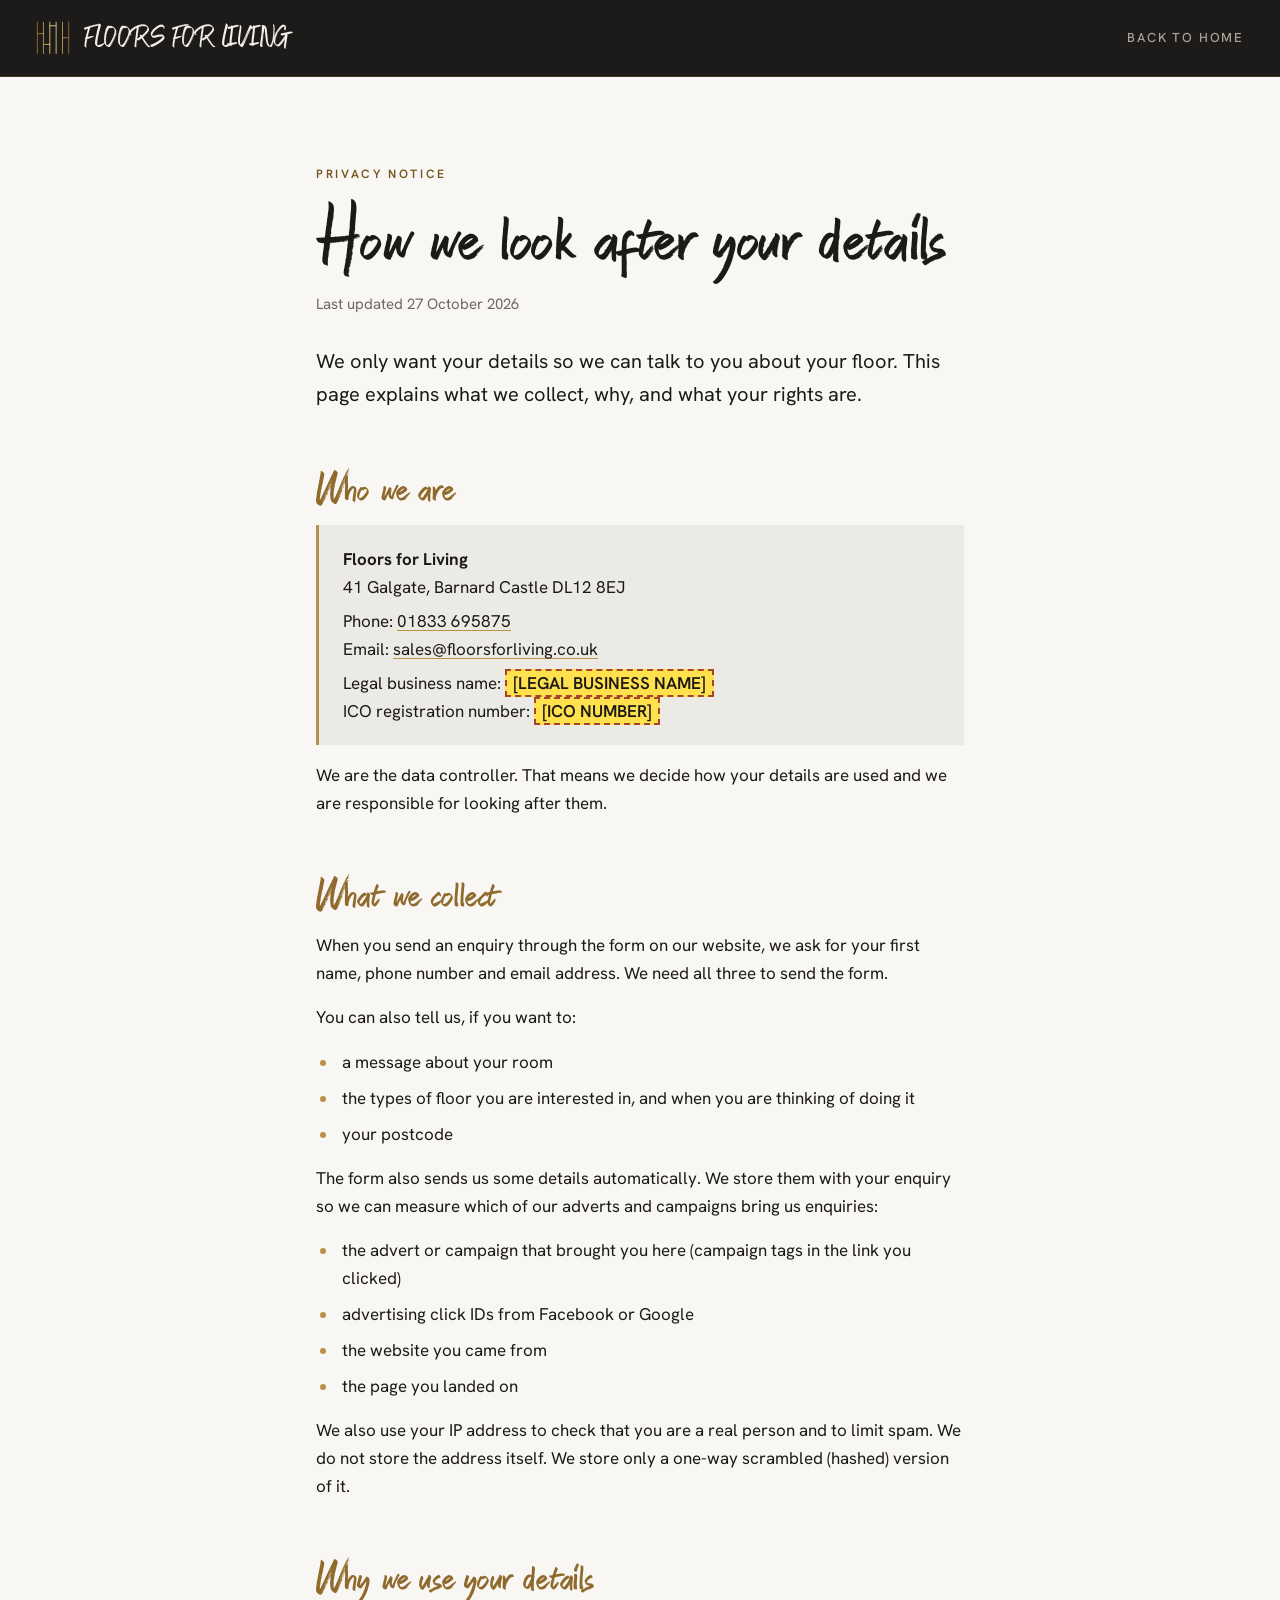
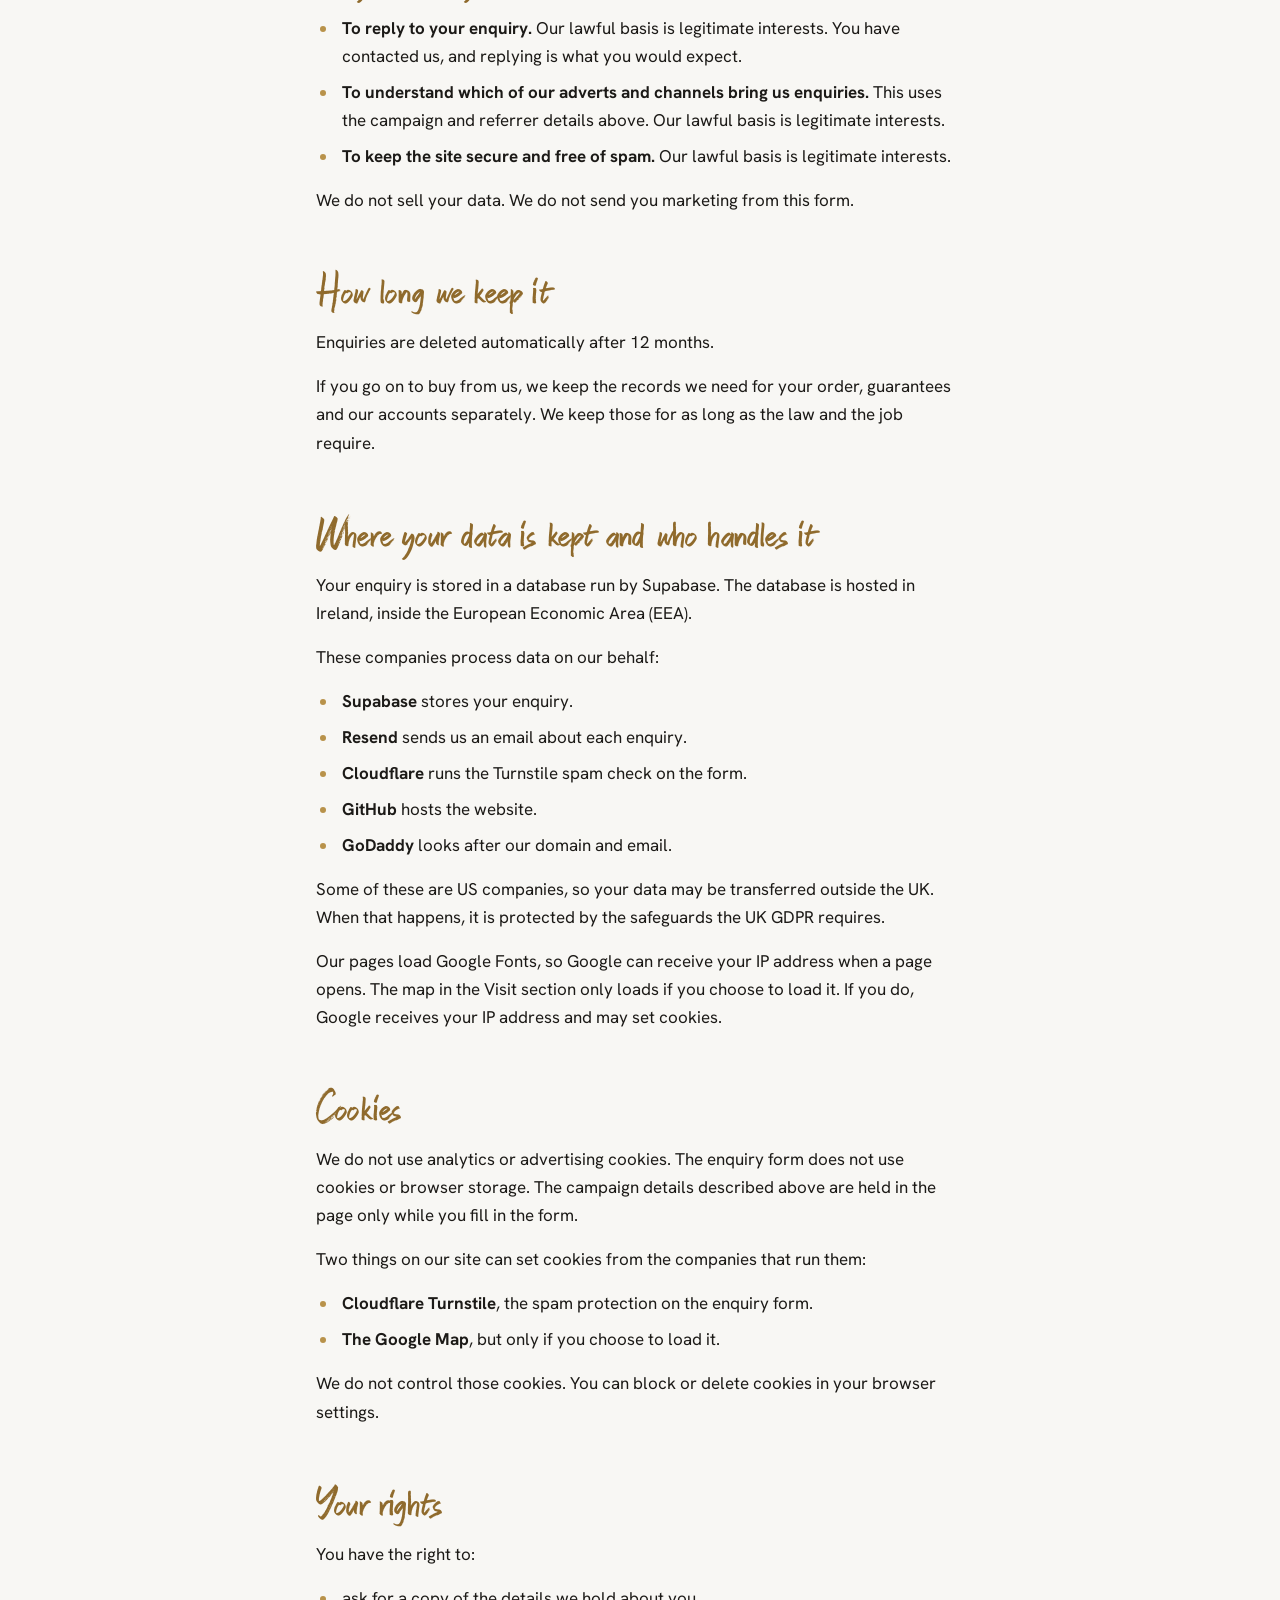
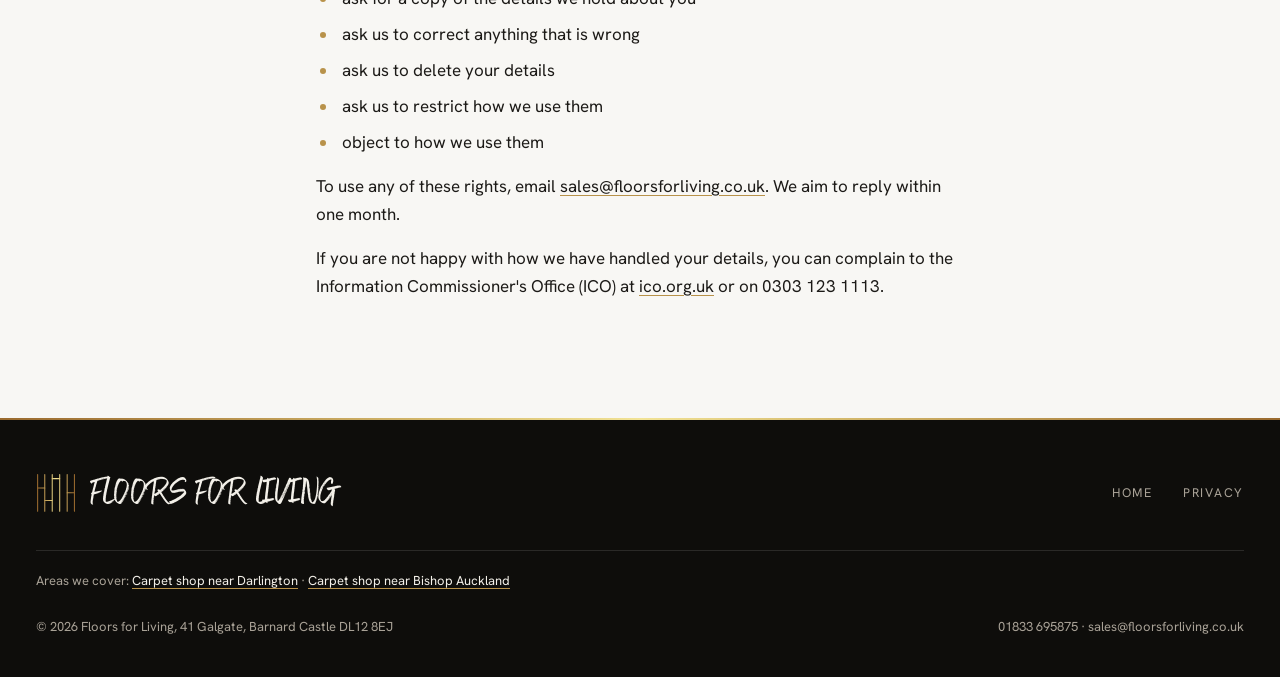
<file: privacy.html>
<!doctype html>
<html lang="en-GB">
<head>
<meta charset="utf-8">
<meta name="viewport" content="width=device-width, initial-scale=1, viewport-fit=cover">
<title>Privacy notice | Floors for Living</title>
<meta name="description" content="How Floors for Living, Barnard Castle, looks after the details you give us through our website enquiry form.">
<link rel="canonical" href="https://floorsforliving.co.uk/privacy.html">
<meta name="robots" content="index, follow">
<meta name="theme-color" content="#0e0d0b">
<link rel="icon" type="image/svg+xml" href="data:image/svg+xml,%3Csvg xmlns='http://www.w3.org/2000/svg' viewBox='0 0 64 64'%3E%3Crect width='64' height='64' rx='10' fill='%230e0d0b'/%3E%3Cg stroke='%23d6bb6e' stroke-width='3' stroke-linecap='round' fill='none'%3E%3Cpath d='M14 10v44M23 10v44M32 10v44M41 10v44M50 10v44'/%3E%3Cpath d='M14 26h9M23 42h9M32 16h9M41 32h9'/%3E%3C/g%3E%3C/svg%3E">
<link rel="preconnect" href="https://fonts.googleapis.com">
<link rel="preconnect" href="https://fonts.gstatic.com" crossorigin>
<link rel="stylesheet" href="https://fonts.googleapis.com/css2?family=Hanken+Grotesk:wght@300;400;500;600&display=swap">
<link rel="preload" href="auttera.woff2" as="font" type="font/woff2" crossorigin>
<style>
/* Same tokens and font setup as index.html. Auttera lives in a root-level file so paths work on GitHub Pages. */
@font-face {
  font-family: "Auttera";
  src: url("auttera.woff2") format("woff2");
  font-display: swap;
}
:root {
  --ink: #0e0d0b;          /* logo black */
  --ink-2: #1a1814;
  --stone: #eceae5;        /* pale band */
  --paper: #f8f7f4;
  --text: #1c1a17;
  --muted: #6e685f;
  --line: #d6d2ca;
  --gold: #b8924a;         /* mid gold from the mark */
  --gold-dark: #8f6a2c;
  --gold-text: #76561f;    /* deeper gold for small text on pale bands (WCAG AA) */
  --gold-light: #ecdc94;
  --on-dark: #f4f1ea;
  --on-dark-muted: #a9a297;
  --gold-grad: linear-gradient(90deg, #9a6a2e 0%, #d6bb6e 35%, #f2e396 50%, #d6bb6e 65%, #9a6a2e 100%);

  --f-display: "Auttera", "Segoe Script", "Brush Script MT", cursive;
  --f-body: "Hanken Grotesk", "Helvetica Neue", Arial, sans-serif;

  --wrap: 1240px;
  --gutter-l: max(16px, env(safe-area-inset-left, 0px));
  --gutter-r: max(16px, env(safe-area-inset-right, 0px));
  color-scheme: light;
}
* { box-sizing: border-box; }
body {
  margin: 0; background: var(--paper); color: var(--text);
  font-family: var(--f-body); font-size: 17px; line-height: 1.65; -webkit-font-smoothing: antialiased;
}
body::before { content: ""; position: fixed; inset: 0 0 auto; height: env(safe-area-inset-top, 0px); z-index: 60; background: var(--ink); }
a { color: inherit; }
:focus-visible { outline: 2px solid var(--gold); outline-offset: 3px; }
.wrap { max-width: var(--wrap); margin: 0 auto; padding-left: var(--gutter-l); padding-right: var(--gutter-r); }

.site-header { position: sticky; top: env(safe-area-inset-top, 0px); z-index: 50; background: rgba(14,13,11,.94); backdrop-filter: blur(8px); color: var(--on-dark); border-bottom: 1px solid rgba(184,146,74,.25); }
.site-header .wrap { display: flex; align-items: center; justify-content: space-between; gap: 24px; min-height: 76px; }
.brand { display: flex; align-items: center; gap: 14px; text-decoration: none; color: var(--on-dark); }
.brand svg { width: 34px; height: 34px; flex: none; }
.brand span { font-family: var(--f-display); font-size: 25px; letter-spacing: .02em; white-space: nowrap; }
.back { font-size: 13px; font-weight: 500; letter-spacing: .14em; text-transform: uppercase; text-decoration: none; color: var(--on-dark-muted); }
.back:hover { color: var(--gold-light); }
@media (max-width: 420px) { .brand span { font-size: 20px; } .back { font-size: 12px; letter-spacing: .1em; } }

.notice { max-width: 68ch; margin: 0 auto; padding: clamp(40px, 7vw, 88px) var(--gutter-r) clamp(56px, 8vw, 110px) var(--gutter-l); }
.eyebrow { font-size: 12px; font-weight: 600; letter-spacing: .22em; text-transform: uppercase; color: var(--gold-text); margin: 0 0 18px; }
h1, h2 { font-family: var(--f-display); font-weight: 400; letter-spacing: .005em; text-wrap: balance; }
h1 { font-size: clamp(44px, 8vw, 72px); line-height: 1.02; margin: 0 0 16px; }
h2 { font-size: clamp(30px, 4.6vw, 40px); line-height: 1.1; margin: 56px 0 14px; color: var(--gold-dark); }
.updated { color: var(--muted); font-size: 15px; margin: 0 0 28px; }
.lede { font-size: 20px; margin: 0 0 8px; }
p, ul { margin: 0 0 16px; }
ul { padding-left: 22px; }
li { margin-bottom: 8px; padding-left: 4px; }
li::marker { color: var(--gold); }
a { text-decoration-color: var(--gold); text-underline-offset: 3px; }
a:hover { color: var(--gold-dark); }
.card { background: var(--stone); border-left: 3px solid var(--gold); padding: 20px 24px; margin: 0 0 16px; }
.card p { margin: 0 0 6px; }
.card p:last-child { margin: 0; }
/* Placeholders to fill before publishing: impossible to miss */
.todo { background: #ffe14d; color: #1c1a17; font-weight: 600; padding: 1px 6px; border: 2px dashed #a4452c; }

.gold-rule { height: 2px; background: var(--gold-grad); }
.site-footer { background: var(--ink); color: var(--on-dark-muted); padding-block: 48px 40px; font-size: 14px; }
.site-footer .top { display: flex; flex-wrap: wrap; justify-content: space-between; gap: 24px; padding-bottom: 32px; border-bottom: 1px solid rgba(244,241,234,.12); }
.site-footer .brand span { font-size: 30px; }
.site-footer nav { display: flex; flex-wrap: wrap; gap: 14px 30px; align-items: center; }
.site-footer nav a { text-decoration: none; letter-spacing: .14em; text-transform: uppercase; font-size: 12.5px; }
.site-footer nav a:hover { color: var(--gold-light); }
.footer-areas { margin: 0; padding: 20px 0 0; font-size: 13px; line-height: 1.6; color: var(--on-dark-muted); }
.footer-areas a { color: var(--on-dark); text-decoration-color: var(--gold); text-underline-offset: 3px; }
.footer-areas a:hover { color: var(--gold-light); }
.site-footer .bottom { display: flex; flex-wrap: wrap; justify-content: space-between; gap: 12px; padding-top: 24px; font-size: 13px; }
</style>
</head>
<body>
<svg width="0" height="0" style="position:absolute" aria-hidden="true">
  <defs>
    <linearGradient id="ffl-gold" x1="0" y1="0" x2="1" y2="0">
      <stop offset="0" stop-color="#9a6a2e"/><stop offset=".35" stop-color="#d6bb6e"/>
      <stop offset=".5" stop-color="#f2e396"/><stop offset=".65" stop-color="#d6bb6e"/><stop offset="1" stop-color="#9a6a2e"/>
    </linearGradient>
    <linearGradient id="ffl-gold-v" x1="0" y1="0" x2="0" y2="1"><stop offset="0" stop-color="#f2e396"/><stop offset=".5" stop-color="#d6bb6e"/><stop offset="1" stop-color="#9a6a2e"/></linearGradient>
    <symbol id="ffl-mark" viewBox="620 395 690 680">
      <g fill="none" stroke="url(#ffl-gold)" stroke-width="18" stroke-linecap="round">
        <path d="M648 415V1048M771 415V1048M900 415V1048M1029 415V1048M1158 415V1048M1283 415V1048"/>
        <path d="M648 648H771M771 866H900M900 487H1029M1158 731H1283"/>
      </g>
    </symbol>
  </defs>
</svg>

<header class="site-header">
  <div class="wrap">
    <a class="brand" href="./" aria-label="Floors for Living, home">
      <svg aria-hidden="true"><use href="#ffl-mark"/></svg>
      <span>FLOORS FOR LIVING</span>
    </a>
    <a class="back" href="./">Back to home</a>
  </div>
</header>

<!-- Notice version: privacy-2026-10-27. Keep in step with CONSENT_VERSION in index.html. -->
<main class="notice" id="top" data-notice-version="privacy-2026-10-27">
  <p class="eyebrow">Privacy notice</p>
  <h1>How we look after your details</h1>
  <p class="updated">Last updated 27 October 2026</p>
  <p class="lede">We only want your details so we can talk to you about your floor. This page explains what we collect, why, and what your rights are.</p>

  <h2>Who we are</h2>
  <div class="card">
    <p><strong>Floors for Living</strong><br>41 Galgate, Barnard Castle DL12 8EJ</p>
    <p>Phone: <a href="tel:01833695875">01833 695875</a><br>Email: <a href="mailto:sales@floorsforliving.co.uk">sales@floorsforliving.co.uk</a></p>
    <p>Legal business name: <!-- TODO: confirm legal business name --><mark class="todo">[LEGAL BUSINESS NAME]</mark><br>
    ICO registration number: <!-- TODO: confirm ICO registration number --><mark class="todo">[ICO NUMBER]</mark></p>
  </div>
  <p>We are the data controller. That means we decide how your details are used and we are responsible for looking after them.</p>

  <h2>What we collect</h2>
  <p>When you send an enquiry through the form on our website, we ask for your first name, phone number and email address. We need all three to send the form.</p>
  <p>You can also tell us, if you want to:</p>
  <ul>
    <li>a message about your room</li>
    <li>the types of floor you are interested in, and when you are thinking of doing it</li>
    <li>your postcode</li>
  </ul>
  <p>The form also sends us some details automatically. We store them with your enquiry so we can measure which of our adverts and campaigns bring us enquiries:</p>
  <ul>
    <li>the advert or campaign that brought you here (campaign tags in the link you clicked)</li>
    <li>advertising click IDs from Facebook or Google</li>
    <li>the website you came from</li>
    <li>the page you landed on</li>
  </ul>
  <p>We also use your IP address to check that you are a real person and to limit spam. We do not store the address itself. We store only a one-way scrambled (hashed) version of it.</p>

  <h2>Why we use your details</h2>
  <ul>
    <li><strong>To reply to your enquiry.</strong> Our lawful basis is legitimate interests. You have contacted us, and replying is what you would expect.</li>
    <li><strong>To understand which of our adverts and channels bring us enquiries.</strong> This uses the campaign and referrer details above. Our lawful basis is legitimate interests.</li>
    <li><strong>To keep the site secure and free of spam.</strong> Our lawful basis is legitimate interests.</li>
  </ul>
  <p>We do not sell your data. We do not send you marketing from this form.</p>

  <h2>How long we keep it</h2>
  <p>Enquiries are deleted automatically after 12 months.</p>
  <p>If you go on to buy from us, we keep the records we need for your order, guarantees and our accounts separately. We keep those for as long as the law and the job require.</p>

  <h2>Where your data is kept and who handles it</h2>
  <p>Your enquiry is stored in a database run by Supabase. The database is hosted in Ireland, inside the European Economic Area (EEA).</p>
  <p>These companies process data on our behalf:</p>
  <ul>
    <li><strong>Supabase</strong> stores your enquiry.</li>
    <li><strong>Resend</strong> sends us an email about each enquiry.</li>
    <li><strong>Cloudflare</strong> runs the Turnstile spam check on the form.</li>
    <li><strong>GitHub</strong> hosts the website.</li>
    <li><strong>GoDaddy</strong> looks after our domain and email.</li>
  </ul>
  <p>Some of these are US companies, so your data may be transferred outside the UK. When that happens, it is protected by the safeguards the UK GDPR requires.</p>
  <p>Our pages load Google Fonts, so Google can receive your IP address when a page opens. The map in the Visit section only loads if you choose to load it. If you do, Google receives your IP address and may set cookies.</p>

  <h2>Cookies</h2>
  <p>We do not use analytics or advertising cookies. The enquiry form does not use cookies or browser storage. The campaign details described above are held in the page only while you fill in the form.</p>
  <p>Two things on our site can set cookies from the companies that run them:</p>
  <ul>
    <li><strong>Cloudflare Turnstile</strong>, the spam protection on the enquiry form.</li>
    <li><strong>The Google Map</strong>, but only if you choose to load it.</li>
  </ul>
  <p>We do not control those cookies. You can block or delete cookies in your browser settings.</p>

  <h2>Your rights</h2>
  <p>You have the right to:</p>
  <ul>
    <li>ask for a copy of the details we hold about you</li>
    <li>ask us to correct anything that is wrong</li>
    <li>ask us to delete your details</li>
    <li>ask us to restrict how we use them</li>
    <li>object to how we use them</li>
  </ul>
  <p>To use any of these rights, email <a href="mailto:sales@floorsforliving.co.uk">sales@floorsforliving.co.uk</a>. We aim to reply within one month.</p>
  <p>If you are not happy with how we have handled your details, you can complain to the Information Commissioner's Office (ICO) at <a href="https://ico.org.uk" rel="noopener">ico.org.uk</a> or on 0303 123 1113.</p>
</main>

<div class="gold-rule"></div>
<footer class="site-footer">
  <div class="wrap">
    <div class="top">
      <a class="brand" href="./" aria-label="Floors for Living, home">
        <svg aria-hidden="true" style="width:40px;height:40px"><use href="#ffl-mark"/></svg>
        <span>FLOORS FOR LIVING</span>
      </a>
      <nav aria-label="Footer">
        <a href="./">Home</a>
        <a href="privacy.html" aria-current="page">Privacy</a>
      </nav>
    </div>
    <p class="footer-areas">Areas we cover: <a href="/carpet-shop-darlington/">Carpet shop near Darlington</a> &middot; <a href="/carpet-shop-bishop-auckland/">Carpet shop near Bishop Auckland</a></p>
    <div class="bottom">
      <span>&copy; 2026 Floors for Living, 41 Galgate, Barnard Castle DL12 8EJ</span>
      <span><a href="tel:01833695875" style="text-decoration:none">01833 695875</a> &middot; <a href="mailto:sales@floorsforliving.co.uk" style="text-decoration:none">sales@floorsforliving.co.uk</a></span>
    </div>
  </div>
</footer>
</body>
</html>
</file>
<file: location.css>
/* Shared by the location pages. Tokens, header, menu, call bar and footer are copied from index.html so the look matches. */
@font-face {
  font-family: "Auttera";
  src: url("/auttera.woff2") format("woff2");
  font-display: swap;
}
:root {
  --ink: #0e0d0b;          /* logo black */
  --ink-2: #1a1814;
  --stone: #eceae5;        /* pale band */
  --paper: #f8f7f4;
  --text: #1c1a17;
  --muted: #6e685f;
  --line: #d6d2ca;
  --gold: #b8924a;         /* mid gold from the mark */
  --gold-dark: #8f6a2c;
  --gold-text: #76561f;    /* deeper gold for small text on pale bands (WCAG AA) */
  --gold-light: #ecdc94;
  --on-dark: #f4f1ea;
  --on-dark-muted: #a9a297;
  --gold-grad: linear-gradient(90deg, #9a6a2e 0%, #d6bb6e 35%, #f2e396 50%, #d6bb6e 65%, #9a6a2e 100%);

  --f-display: "Auttera", "Segoe Script", "Brush Script MT", cursive;
  --f-body: "Hanken Grotesk", "Helvetica Neue", Arial, sans-serif;

  --wrap: 1240px;
  --gutter-l: max(16px, env(safe-area-inset-left, 0px));
  --gutter-r: max(16px, env(safe-area-inset-right, 0px));
  color-scheme: light;
}
* { box-sizing: border-box; }
html { scroll-behavior: smooth; }
@media (prefers-reduced-motion: reduce) { html { scroll-behavior: auto; } * { transition: none !important; } }
body {
  margin: 0;
  background: var(--paper);
  color: var(--text);
  font-family: var(--f-body);
  font-size: 17px;
  line-height: 1.6;
  -webkit-font-smoothing: antialiased;
}
body::before { content: ""; position: fixed; inset: 0 0 auto; height: env(safe-area-inset-top, 0px); z-index: 60; background: var(--ink); }
img { max-width: 100%; display: block; }
a { color: inherit; }
:focus-visible { outline: 2px solid var(--gold); outline-offset: 3px; }

.wrap { max-width: var(--wrap); margin: 0 auto; padding-left: var(--gutter-l); padding-right: var(--gutter-r); }
.band { padding-block: clamp(64px, 9vw, 120px); }
.band--stone { background: var(--stone); }
.band--dark { background: var(--ink); color: var(--on-dark); }

.eyebrow {
  font-size: 12px; font-weight: 600; letter-spacing: .22em; text-transform: uppercase;
  color: var(--gold-text); margin: 0 0 18px;
}
.band--dark .eyebrow, .hero .eyebrow { color: var(--gold); }
.eyebrow--split span { white-space: nowrap; }
@media (max-width: 560px) { .eyebrow--split .sep { display: none; } .eyebrow--split span:not(.sep) { display: block; } .eyebrow--split span + .sep + span { margin-top: 6px; } }
.display {
  font-family: var(--f-display); font-weight: 400;
  line-height: 1.02; letter-spacing: .005em; margin: 0; text-wrap: balance;
}
h2.display { font-size: clamp(40px, 6vw, 72px); }
.lede { font-size: clamp(18px, 1.6vw, 20px); color: var(--muted); max-width: 58ch; margin: 0; }
.band--dark .lede { color: var(--on-dark-muted); }
.tbc { border-bottom: 1px dashed var(--gold); }  /* placeholder content to confirm */

.btn {
  display: inline-flex; align-items: center; gap: 10px;
  font: 600 13px/1 var(--f-body); letter-spacing: .16em; text-transform: uppercase;
  padding: 18px 26px; text-decoration: none; border: 1px solid transparent; cursor: pointer;
  transition: background .25s, color .25s, border-color .25s;
}
.btn--gold { background: var(--gold); color: var(--ink); }
.btn--gold:hover { background: var(--gold-light); }
.btn--ghost { border-color: rgba(244,241,234,.5); color: var(--on-dark); background: transparent; }
.btn--ghost:hover { border-color: var(--gold); color: var(--gold-light); }
.btn--ink { background: var(--ink); color: var(--on-dark); }
.btn--ink:hover { background: var(--gold-dark); }
.link-arrow {
  font: 600 12px/1 var(--f-body); letter-spacing: .18em; text-transform: uppercase; text-decoration: none;
  display: inline-flex; gap: 10px; align-items: center;
}
.link-arrow::after { content: "→"; transition: transform .25s; }
.link-arrow:hover::after { transform: translateX(4px); }

/* Header */
.site-header {
  position: sticky; top: env(safe-area-inset-top, 0px); z-index: 50;
  background: rgba(14,13,11,.94); backdrop-filter: blur(8px); color: var(--on-dark);
  border-bottom: 1px solid rgba(184,146,74,.25);
}
.site-header .wrap { display: flex; align-items: center; justify-content: space-between; gap: 24px; min-height: 76px; }
.brand { display: flex; align-items: center; gap: 14px; text-decoration: none; color: var(--on-dark); }
.brand svg { width: 34px; height: 34px; flex: none; }
.brand span { font-family: var(--f-display); font-size: 25px; letter-spacing: .02em; white-space: nowrap; }
.nav { display: flex; align-items: center; gap: 34px; }
.nav a:not(.btn) { position: relative; padding-block: 6px; font-size: 13px; font-weight: 500; letter-spacing: .14em; text-transform: uppercase; text-decoration: none; color: var(--on-dark-muted); transition: color .2s; }
.nav a:not(.btn)::after { content: ""; position: absolute; left: 0; right: .14em; bottom: -2px; height: 1px; background: var(--gold); transform: scaleX(0); transform-origin: left; transition: transform .3s; }
.nav a:not(.btn):hover { color: var(--gold-light); }
.nav a.is-active { color: var(--gold-light); }
.nav a.is-active::after { transform: scaleX(1); }
section[id] { scroll-margin-top: calc(77px + env(safe-area-inset-top, 0px)); }  /* anchor jumps land below the sticky header */
.nav .btn { padding: 13px 18px; font-size: 12px; }
@media (max-width: 1040px) { .nav { gap: 22px; } .nav a:not(.btn) { font-size: 12px; letter-spacing: .1em; } .nav a:not(.btn)::after { right: .1em; } }

/* Menu button and full-screen menu (under 860px) */
.menu-btn { display: none; width: 44px; height: 44px; margin-right: -10px; padding: 0; border: 0; background: none; cursor: pointer; position: relative; }
.menu-btn span { position: absolute; left: 10px; right: 10px; height: 1.5px; background: var(--gold); transition: transform .3s, opacity .2s; }
.menu-btn span:nth-child(1) { top: 14px; } .menu-btn span:nth-child(2) { top: 21px; } .menu-btn span:nth-child(3) { top: 28px; }
.menu-btn[aria-expanded="true"] span:nth-child(1) { transform: translateY(7px) rotate(45deg); }
.menu-btn[aria-expanded="true"] span:nth-child(2) { opacity: 0; }
.menu-btn[aria-expanded="true"] span:nth-child(3) { transform: translateY(-7px) rotate(-45deg); }
.menu { display: none; }
html.menu-open, html.menu-open body { overflow: hidden; }
@media (max-width: 860px) {
  .nav a:not(.btn) { display: none; }
  .nav { gap: 14px; }
  .menu-btn { display: block; }
  .menu { position: fixed; inset: 0; z-index: 49; display: flex; flex-direction: column; justify-content: space-between; gap: 32px; overflow-y: auto; background: var(--ink); color: var(--on-dark);
    padding: calc(76px + env(safe-area-inset-top, 0px) + 28px) var(--gutter-r) calc(32px + env(safe-area-inset-bottom, 0px)) var(--gutter-l);
    opacity: 0; visibility: hidden; transition: opacity .25s, visibility 0s .25s; }
  .menu.is-open { opacity: 1; visibility: visible; transition: opacity .25s; }
  .menu__nav { display: grid; }
  .menu__nav a { font-family: var(--f-display); font-size: clamp(44px, 12vw, 64px); line-height: 1.1; padding: 10px 0; text-decoration: none; color: var(--on-dark); border-bottom: 1px solid rgba(244,241,234,.12); transition: color .2s; }
  .menu__nav a:hover, .menu__nav a:focus-visible { color: var(--gold-light); }
  .menu__foot { display: grid; gap: 6px; }
  .menu__tel { font-family: var(--f-display); font-size: 34px; line-height: 1.1; color: var(--gold); text-decoration: none; }
  .menu__foot p { margin: 0; color: var(--on-dark-muted); font-size: 15px; }
}
@media (max-width: 760px) { .nav .btn { display: none; } }
@media (max-width: 420px) { .brand span { font-size: 20px; } .nav .btn { padding: 11px 12px; letter-spacing: .1em; } }

/* Call bar: phones only */
.callbar { display: none; }
@media (max-width: 760px) {
  .callbar { position: fixed; left: 0; right: 0; bottom: 0; z-index: 40; display: flex; background: var(--ink); border-top: 1px solid rgba(184,146,74,.4); padding-bottom: env(safe-area-inset-bottom, 0px); transition: transform .3s; }
  .callbar a { flex: 1 1 0; display: grid; place-items: center; min-height: 52px; color: var(--gold); font-size: 13px; font-weight: 600; letter-spacing: .18em; text-transform: uppercase; text-decoration: none; }
  .callbar a + a { border-left: 1px solid rgba(184,146,74,.3); }
  .callbar.is-hidden { transform: translateY(100%); visibility: hidden; transition: transform .3s, visibility 0s .3s; }
  .site-footer { padding-bottom: calc(40px + 52px + env(safe-area-inset-bottom, 0px)); }
}

/* Footer */
.site-footer { background: var(--ink); color: var(--on-dark-muted); padding-block: 64px 40px; font-size: 14px; }
.site-footer .top { display: flex; flex-wrap: wrap; justify-content: space-between; gap: 32px; padding-bottom: 40px; border-bottom: 1px solid rgba(244,241,234,.12); }
.site-footer .brand span { font-size: 30px; }
.site-footer nav { display: flex; flex-wrap: wrap; gap: 14px 30px; align-items: center; }
.site-footer nav a { text-decoration: none; letter-spacing: .14em; text-transform: uppercase; font-size: 12.5px; }
.site-footer nav a:hover { color: var(--gold-light); }
.site-footer .bottom { display: flex; flex-wrap: wrap; justify-content: space-between; gap: 12px; padding-top: 24px; font-size: 13px; }
.footer-seo { margin: 0; padding-top: 24px; font-size: 13px; line-height: 1.6; max-width: 80ch; color: var(--on-dark-muted); }
.floor[id] { scroll-margin-top: calc(92px + env(safe-area-inset-top, 0px)); }
.footer-areas { margin: 0; padding-top: 14px; font-size: 13px; line-height: 1.6; color: var(--on-dark-muted); }
.footer-areas a { color: var(--on-dark); text-decoration-color: var(--gold); text-underline-offset: 3px; }
.footer-areas a:hover { color: var(--gold-light); }
.visit__photo { margin: 0; }
.visit__photo img { width: 100%; height: auto; aspect-ratio: 16 / 9; object-fit: cover; object-position: 46% 38%; }
.visit__photo figcaption { margin-top: 10px; font-size: 14px; color: var(--muted); }
.gold-rule { height: 2px; background: var(--gold-grad); }
/* Brands: slow marquee. The track holds the logo list four times and slides by half, so the loop has no seam. */
.brands { background: var(--paper); border-block: 1px solid var(--line); padding-block: 34px 38px; overflow: hidden; }
.brands .eyebrow { text-align: center; margin-bottom: 26px; }
.brands__viewport { overflow: hidden; -webkit-mask-image: linear-gradient(90deg, transparent, #000 8%, #000 92%, transparent); mask-image: linear-gradient(90deg, transparent, #000 8%, #000 92%, transparent); }
.brands__track { display: flex; width: max-content; animation: brands-scroll 60s linear infinite; }
.brands:hover .brands__track { animation-play-state: paused; }
.brands__list { display: flex; align-items: center; flex: none; margin: 0; padding: 0 0 0 clamp(44px, 6vw, 84px); list-style: none; gap: clamp(44px, 6vw, 84px); }
.brands__list img { height: var(--h, 44px); width: auto; max-width: none; filter: grayscale(1); opacity: .62; transition: opacity .3s, filter .3s; }
.brands__list li:hover img { filter: none; opacity: 1; }
@keyframes brands-scroll { to { transform: translateX(-50%); } }
@media (max-width: 520px) { .brands__list img { height: calc(var(--h, 44px) * .8); } }
@media (prefers-reduced-motion: reduce) {
  .brands__viewport { -webkit-mask-image: none; mask-image: none; }
  .brands__track { animation: none; display: block; width: auto; padding-inline: var(--gutter-l) var(--gutter-r); }
  .brands__list { flex-wrap: wrap; justify-content: center; padding: 0; gap: 28px clamp(36px, 5vw, 64px); max-width: var(--wrap); margin-inline: auto; }
  .brands__list[aria-hidden="true"] { display: none; }
}


/* Location pages */
/* Headings: Auttera for the H1 only. Everything else uses the body font in sentence case. */
.loc h1 { font-family: var(--f-display); font-weight: 400; letter-spacing: .01em; text-wrap: balance; margin: 0; }
.loc h2, .loc h3 { font-family: var(--f-body); font-weight: 600; letter-spacing: -.012em; text-wrap: balance; margin: 0; color: var(--text); }
.loc h2.loc-h { font-size: clamp(32px, 4.4vw, 52px); line-height: 1.08; font-weight: 500; }

/* Hero: the shopfront photo under a dark black gradient. It is the LCP image, so it loads eagerly.
   Wide screens: photo on the right, text on solid black at the left, so the H1 never covers the shop sign.
   Under 1100px: photo across the top, text below on black. */
.loc-hero { position: relative; isolation: isolate; overflow: hidden; background: #000; color: var(--on-dark); display: flex; align-items: flex-end; min-height: clamp(560px, 84vh, 800px); }
.loc-hero__img { position: absolute; top: 0; right: 0; bottom: 0; z-index: -2; width: 66%; height: 100%; object-fit: cover; object-position: 48% 40%; transform-origin: 50% 40%; }
.loc-hero::after { content: ""; position: absolute; inset: 0; z-index: -1; background: linear-gradient(0deg, rgba(0,0,0,.92) 0%, rgba(0,0,0,.55) 24%, rgba(0,0,0,0) 52%), linear-gradient(90deg, #000 0%, #000 33%, rgba(0,0,0,.7) 42%, rgba(0,0,0,.2) 58%, rgba(0,0,0,.1) 100%); }
.loc-hero .wrap { width: 100%; padding-block: 120px 72px; }
.loc-hero h1 { font-size: clamp(34px, 5vw, 66px); line-height: 1.04; max-width: 15ch; color: #fff; }
.loc-hero .eyebrow { color: var(--gold-light); }
.loc-hero p.lede { color: #e6e1d6; margin-top: 24px; max-width: 46ch; font-size: clamp(17px, 1.6vw, 20px); }
.loc-hero__caption { position: absolute; right: var(--gutter-r); bottom: 22px; margin: 0; font-size: 13px; letter-spacing: .04em; color: rgba(244,241,234,.78); }
.loc-ctas { display: flex; flex-wrap: wrap; gap: 14px; margin-top: 32px; }
@media (max-width: 1100px) {
  .loc-hero { min-height: calc(100svh - 76px - env(safe-area-inset-top, 0px)); }
  .loc-hero__img { left: 0; width: 100%; height: 62%; bottom: auto; object-position: 50% 32%; }
  .loc-hero::after { background: linear-gradient(180deg, rgba(0,0,0,.2) 0%, rgba(0,0,0,.1) 18%, rgba(0,0,0,.74) 31%, rgba(0,0,0,.93) 42%, #000 58%); }
  .loc-hero h1 { max-width: 22ch; font-size: clamp(34px, 6.4vw, 60px); }
  .loc-hero p.lede { max-width: 58ch; }
  .loc-hero__caption { display: none; }
}
@media (max-width: 760px) {
  .loc-hero .wrap { padding-block: 72px calc(36px + 52px + env(safe-area-inset-bottom, 0px)); }
  .loc-hero p.lede { margin-top: 18px; }
  .loc-ctas { margin-top: 24px; gap: 10px; }
  .loc-hero .loc-ctas .btn { flex: 1 1 100%; justify-content: center; padding-block: 16px; }
}
@media (max-width: 760px) and (max-height: 720px) { .loc-hero .wrap { padding-top: 36px; } .loc-hero p.lede { font-size: 16px; line-height: 1.5; margin-top: 14px; } .loc-hero .eyebrow { margin-bottom: 12px; } .loc-ctas { margin-top: 18px; } .loc-hero .loc-ctas .btn { padding-block: 14px; } }

/* Why make the trip */
.why { display: grid; grid-template-columns: repeat(4, 1fr); margin: clamp(36px, 5vw, 56px) 0 0; padding: 0; list-style: none; border-top: 1px solid var(--line); }
.why li { padding: 30px 26px 8px 0; min-width: 0; }
.why li + li { padding-left: 26px; border-left: 1px solid var(--line); }
.why__icon { width: 56px; height: 56px; border: 1px solid var(--gold); border-radius: 50%; display: grid; place-items: center; color: var(--gold-dark); }
.why__icon svg { width: 26px; height: 26px; }
.why h3 { font-size: 20px; line-height: 1.25; margin: 20px 0 10px; }
.why p { margin: 0; font-size: 16px; color: var(--muted); }
@media (max-width: 1020px) { .why { grid-template-columns: repeat(2, 1fr); } .why li:nth-child(3) { padding-left: 0; border-left: 0; } .why li:nth-child(n+3) { border-top: 1px solid var(--line); margin-top: 22px; } }
@media (max-width: 560px) { .why { grid-template-columns: 1fr; } .why li, .why li + li { padding: 26px 0 8px; border-left: 0; } .why li + li { border-top: 1px solid var(--line); margin-top: 0; } }

/* Ranges: image tiles, five across on desktop, a swipe row below 1020px */
.range-rail { display: grid; grid-template-columns: repeat(5, 1fr); gap: 18px; list-style: none; margin: clamp(32px, 4vw, 48px) 0 0; padding: 0; }
.range { display: flex; flex-direction: column; gap: 14px; text-decoration: none; color: var(--text); min-width: 0; }
.range__img { position: relative; overflow: hidden; aspect-ratio: 4 / 5; background: var(--ink-2); display: block; }
.range__img img { width: 100%; height: 100%; object-fit: cover; transition: transform .8s cubic-bezier(.2,.7,.2,1); }
.range:hover .range__img img { transform: scale(1.05); }
.range__img::after { content: ""; position: absolute; inset: 0; background: linear-gradient(180deg, rgba(14,13,11,0) 55%, rgba(14,13,11,.66) 100%); }
.range__name { position: absolute; left: 16px; right: 12px; bottom: 14px; z-index: 1; color: var(--on-dark); font-family: var(--f-display); font-size: clamp(30px, 2.6vw, 40px); line-height: 1; }
.range__more { font: 600 12px/1 var(--f-body); letter-spacing: .18em; text-transform: uppercase; color: var(--gold-text); }
.range__more::after { content: "\2192"; margin-left: 10px; display: inline-block; transition: transform .25s; }
.range:hover .range__more::after { transform: translateX(4px); }
@media (max-width: 1020px) {
  .range-rail { display: flex; gap: 14px; overflow-x: auto; overscroll-behavior-x: contain; scroll-snap-type: x mandatory; scrollbar-width: none;
    margin-inline: calc(-1 * var(--gutter-l)) calc(-1 * var(--gutter-r)); padding-inline: var(--gutter-l) var(--gutter-r); scroll-padding-inline: var(--gutter-l); }
  .range-rail::-webkit-scrollbar { display: none; }
  .range-rail li { flex: 0 0 clamp(200px, 30vw, 280px); scroll-snap-align: start; }
}
@media (max-width: 560px) { .range-rail li { flex-basis: 68vw; } }

/* Image band with a line over it */
.loc-quote { position: relative; isolation: isolate; overflow: hidden; background: var(--ink); color: var(--on-dark); display: flex; align-items: flex-end; min-height: clamp(340px, 40vw, 480px); }
.loc-quote img { position: absolute; inset: 0; z-index: -2; width: 100%; height: 100%; object-fit: cover; object-position: 70% 60%; }
.loc-quote::after { content: ""; position: absolute; inset: 0; z-index: -1; background: linear-gradient(100deg, rgba(14,13,11,.86) 0%, rgba(14,13,11,.62) 48%, rgba(14,13,11,.2) 100%); }
.loc-quote .wrap { width: 100%; padding-block: 56px; }
.loc-quote__text { margin: 0; max-width: 20ch; font-family: var(--f-display); font-size: clamp(34px, 4.6vw, 62px); line-height: 1.05; color: #fff; text-wrap: balance; }
@media (max-width: 700px) { .loc-quote::after { background: linear-gradient(180deg, rgba(14,13,11,.35) 0%, rgba(14,13,11,.85) 100%); } .loc-quote__text { max-width: 16ch; } }
.loc-quote-after { height: 0; }

/* Q&A */
.qa { display: grid; grid-template-columns: 1fr 1.1fr; gap: clamp(32px, 5vw, 80px); align-items: start; }
.qa__photo { margin: 0; position: sticky; top: calc(96px + env(safe-area-inset-top, 0px)); }
.qa__photo img { width: 100%; height: auto; aspect-ratio: 4 / 5; object-fit: cover; object-position: 38% 50%; }
.qa__photo figcaption { margin-top: 12px; font-size: 14px; color: var(--muted); }
.qa__item { padding: 28px 0; border-top: 1px solid var(--line); }
.qa__item:first-of-type { border-top: 0; padding-top: 0; }
.qa__item h2 { font-size: clamp(22px, 2.2vw, 28px); line-height: 1.2; margin-bottom: 12px; }
.qa__item p { margin: 0; max-width: 56ch; }
.qa .eyebrow { margin-bottom: 26px; }
@media (max-width: 860px) { .qa { grid-template-columns: 1fr; } .qa__photo { position: static; } .qa__photo img { aspect-ratio: 16 / 10; } }

/* Contact */
.loc-contact { background: var(--stone); }
.loc-contact__grid { display: grid; grid-template-columns: 1fr 1.4fr; gap: clamp(32px, 6vw, 96px); align-items: start; }
.loc-contact dl { margin: 0; display: grid; grid-template-columns: repeat(2, 1fr); gap: 28px 32px; }
.loc-contact dt { font-size: 12px; font-weight: 600; letter-spacing: .2em; text-transform: uppercase; color: var(--gold-text); margin-bottom: 6px; }
.loc-contact dd { margin: 0; font-size: 17px; }
.loc-contact dd a { text-decoration: none; font-size: 19px; }
.loc-contact .hours { max-width: 300px; }
.loc-contact .loc-ctas { margin-top: 32px; }
.btn--ghost-ink { border-color: var(--ink); color: var(--ink); background: transparent; }
.btn--ghost-ink:hover { border-color: var(--gold-dark); color: var(--gold-dark); }
.loc-also { margin: 28px 0 0; font-size: 15px; color: var(--muted); }
@media (max-width: 860px) { .loc-contact__grid { grid-template-columns: 1fr; } }
@media (max-width: 520px) { .loc-contact dl { grid-template-columns: 1fr; } .loc-contact .loc-ctas .btn { width: 100%; justify-content: center; } }
.hours { width: 100%; border-collapse: collapse; font-size: 16px; font-variant-numeric: tabular-nums; }
.hours td { padding: 4px 0; }
.hours td:last-child { text-align: right; }
.nw { white-space: nowrap; }
.footer-areas { margin: 0; padding-top: 14px; font-size: 13px; line-height: 1.6; color: var(--on-dark-muted); }
.footer-areas a { color: var(--on-dark); text-decoration-color: var(--gold); text-underline-offset: 3px; }
.footer-areas a:hover { color: var(--gold-light); }
.brands.is-paused .brands__track { animation-play-state: paused; }

/* Gentle movement. Everything here is off for prefers-reduced-motion. */
@media (prefers-reduced-motion: no-preference) {
  html.js [data-reveal] { opacity: 0; transform: translateY(14px); transition: opacity .4s ease-out, transform .4s ease-out; transition-delay: calc(var(--i, 0) * 90ms); }
  html.js [data-reveal].is-in { opacity: 1; transform: none; }
  .loc-hero.is-zoom .loc-hero__img { animation: loc-zoom 20s ease-out forwards; }
}
@keyframes loc-zoom { from { transform: scale(1); } to { transform: scale(1.05); } }
</file>
